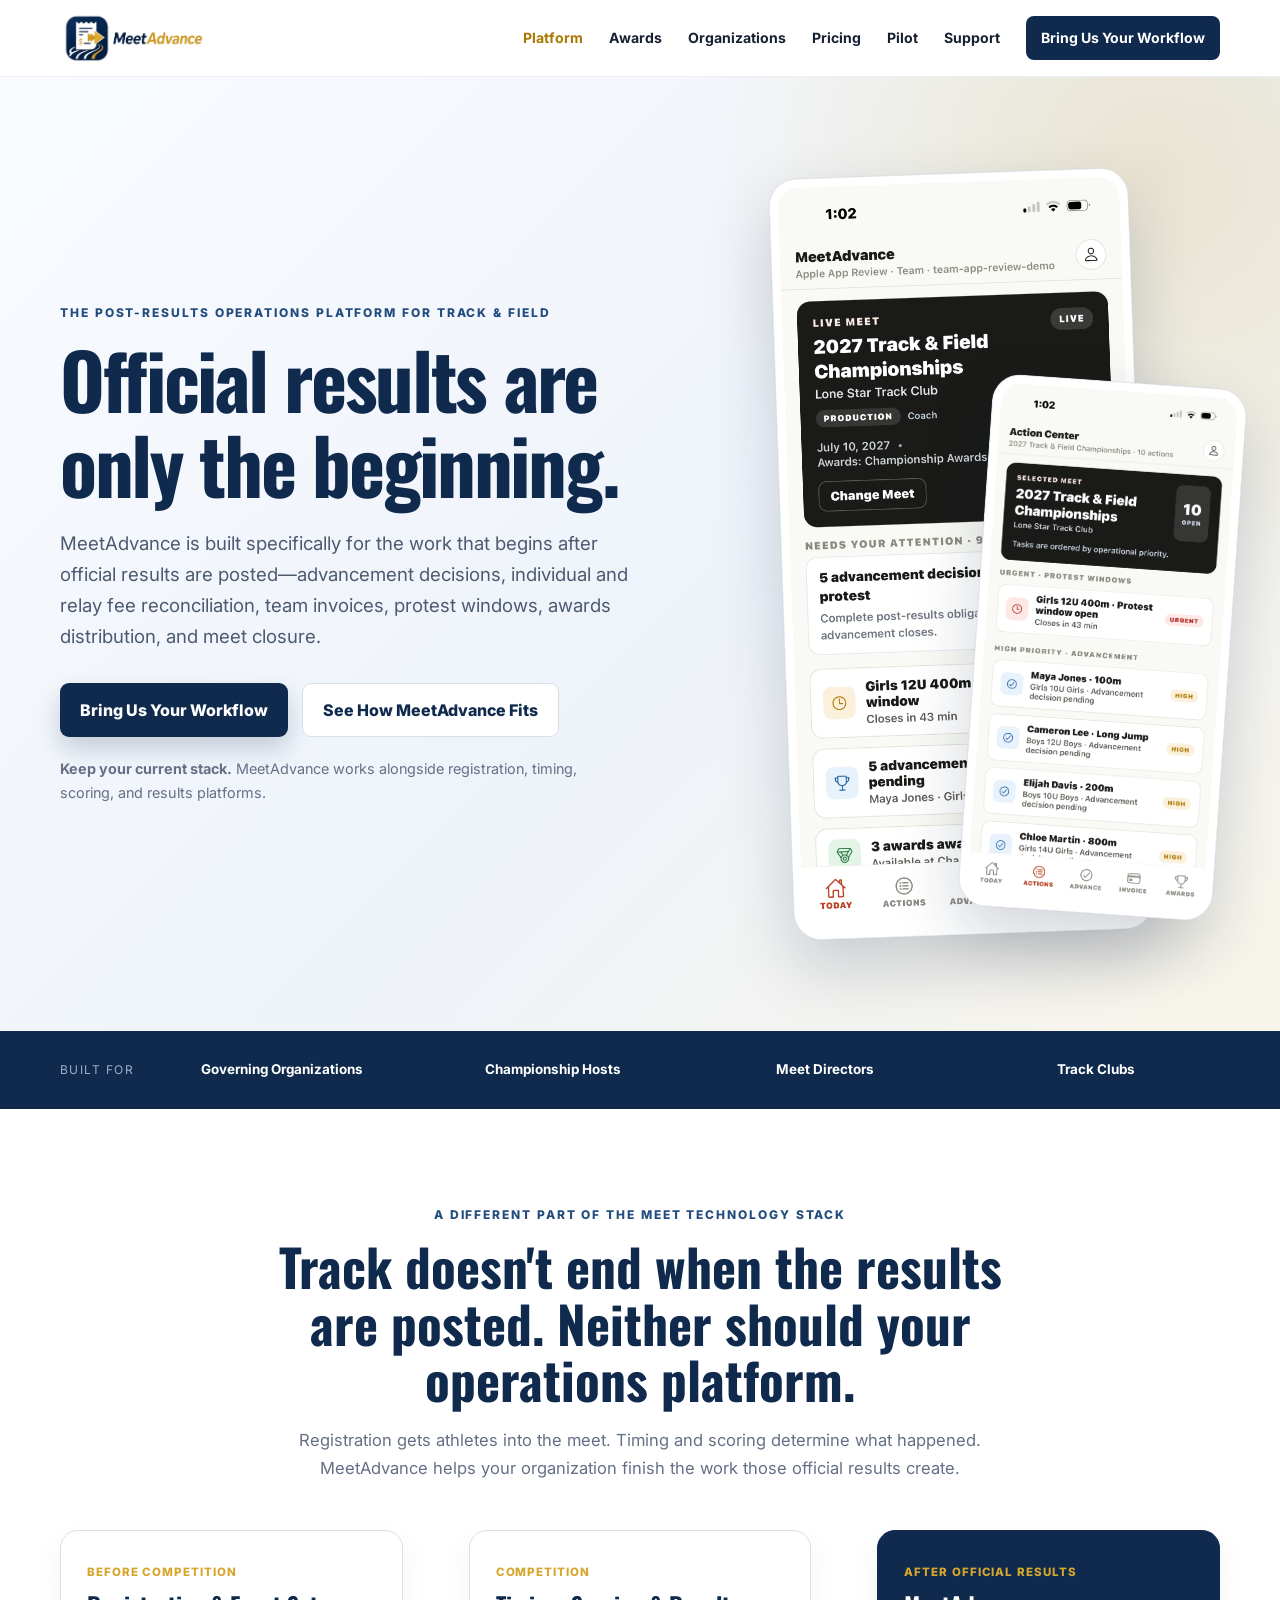
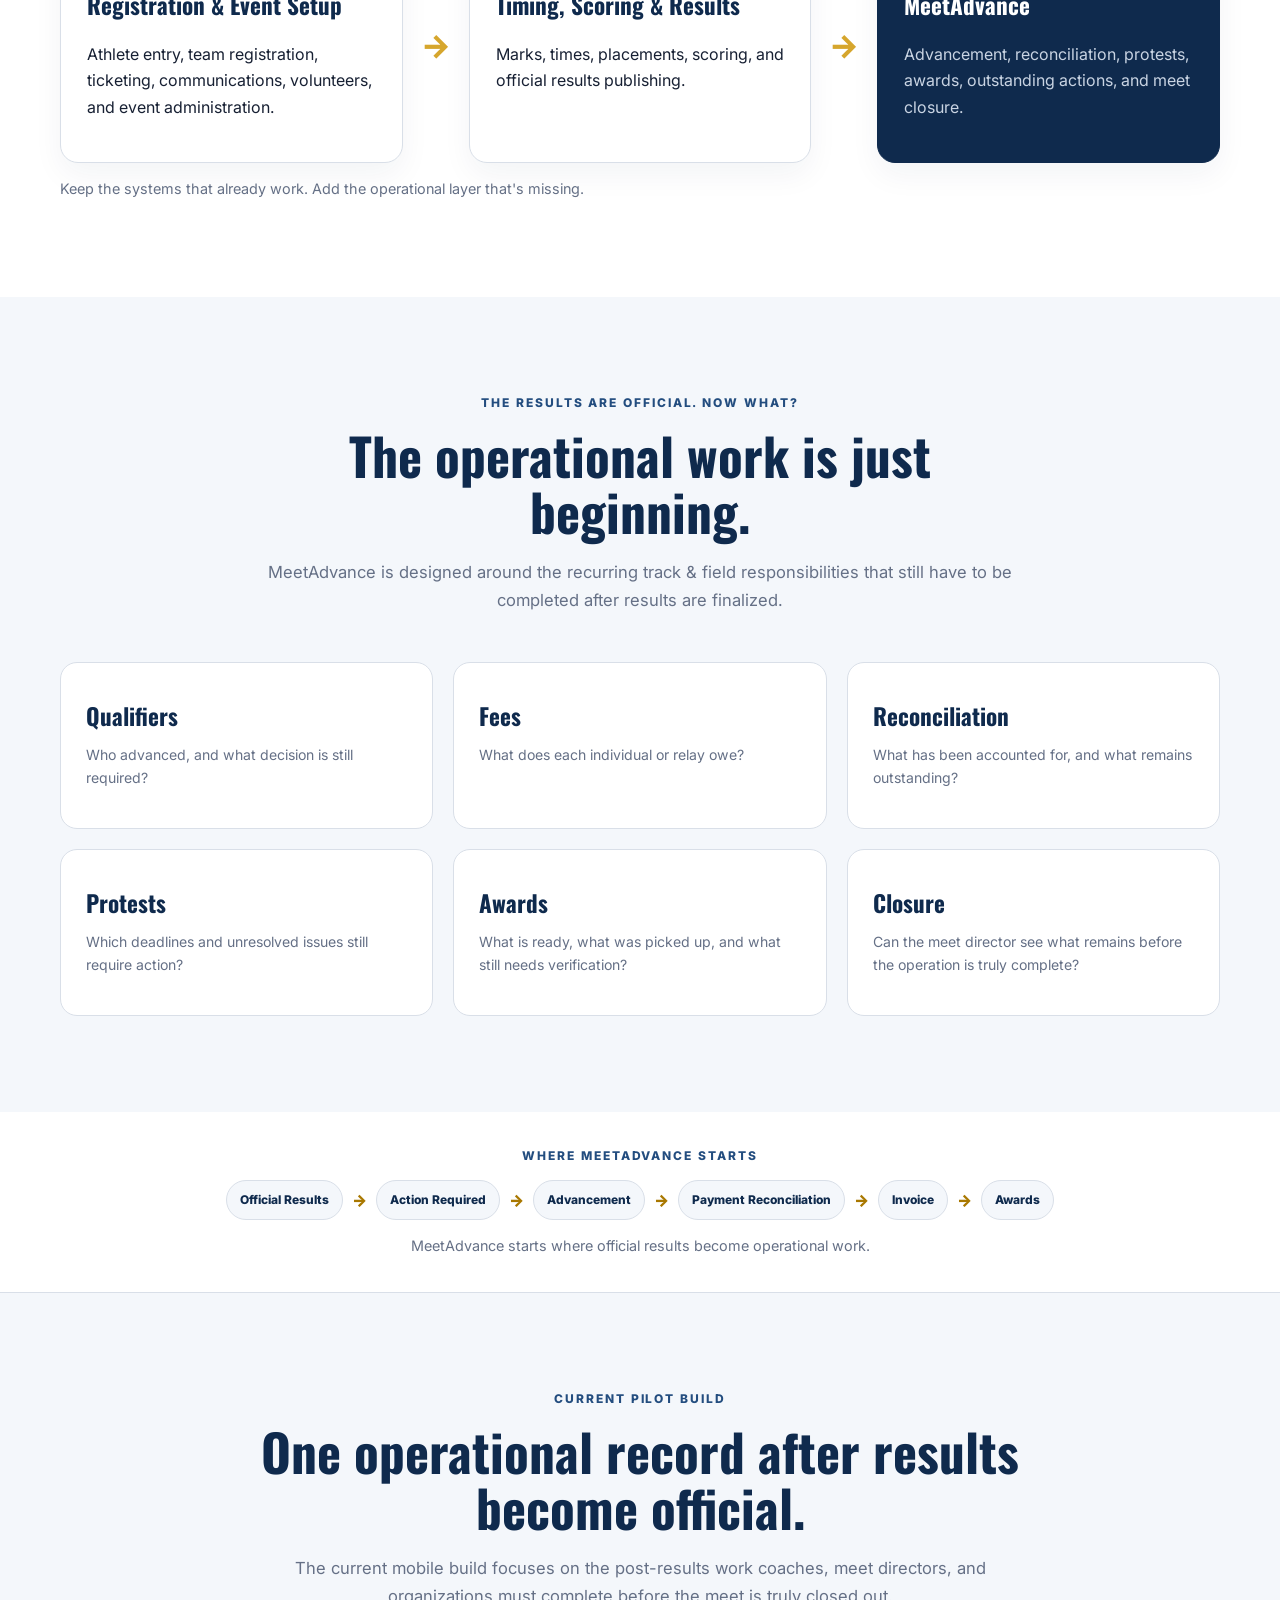
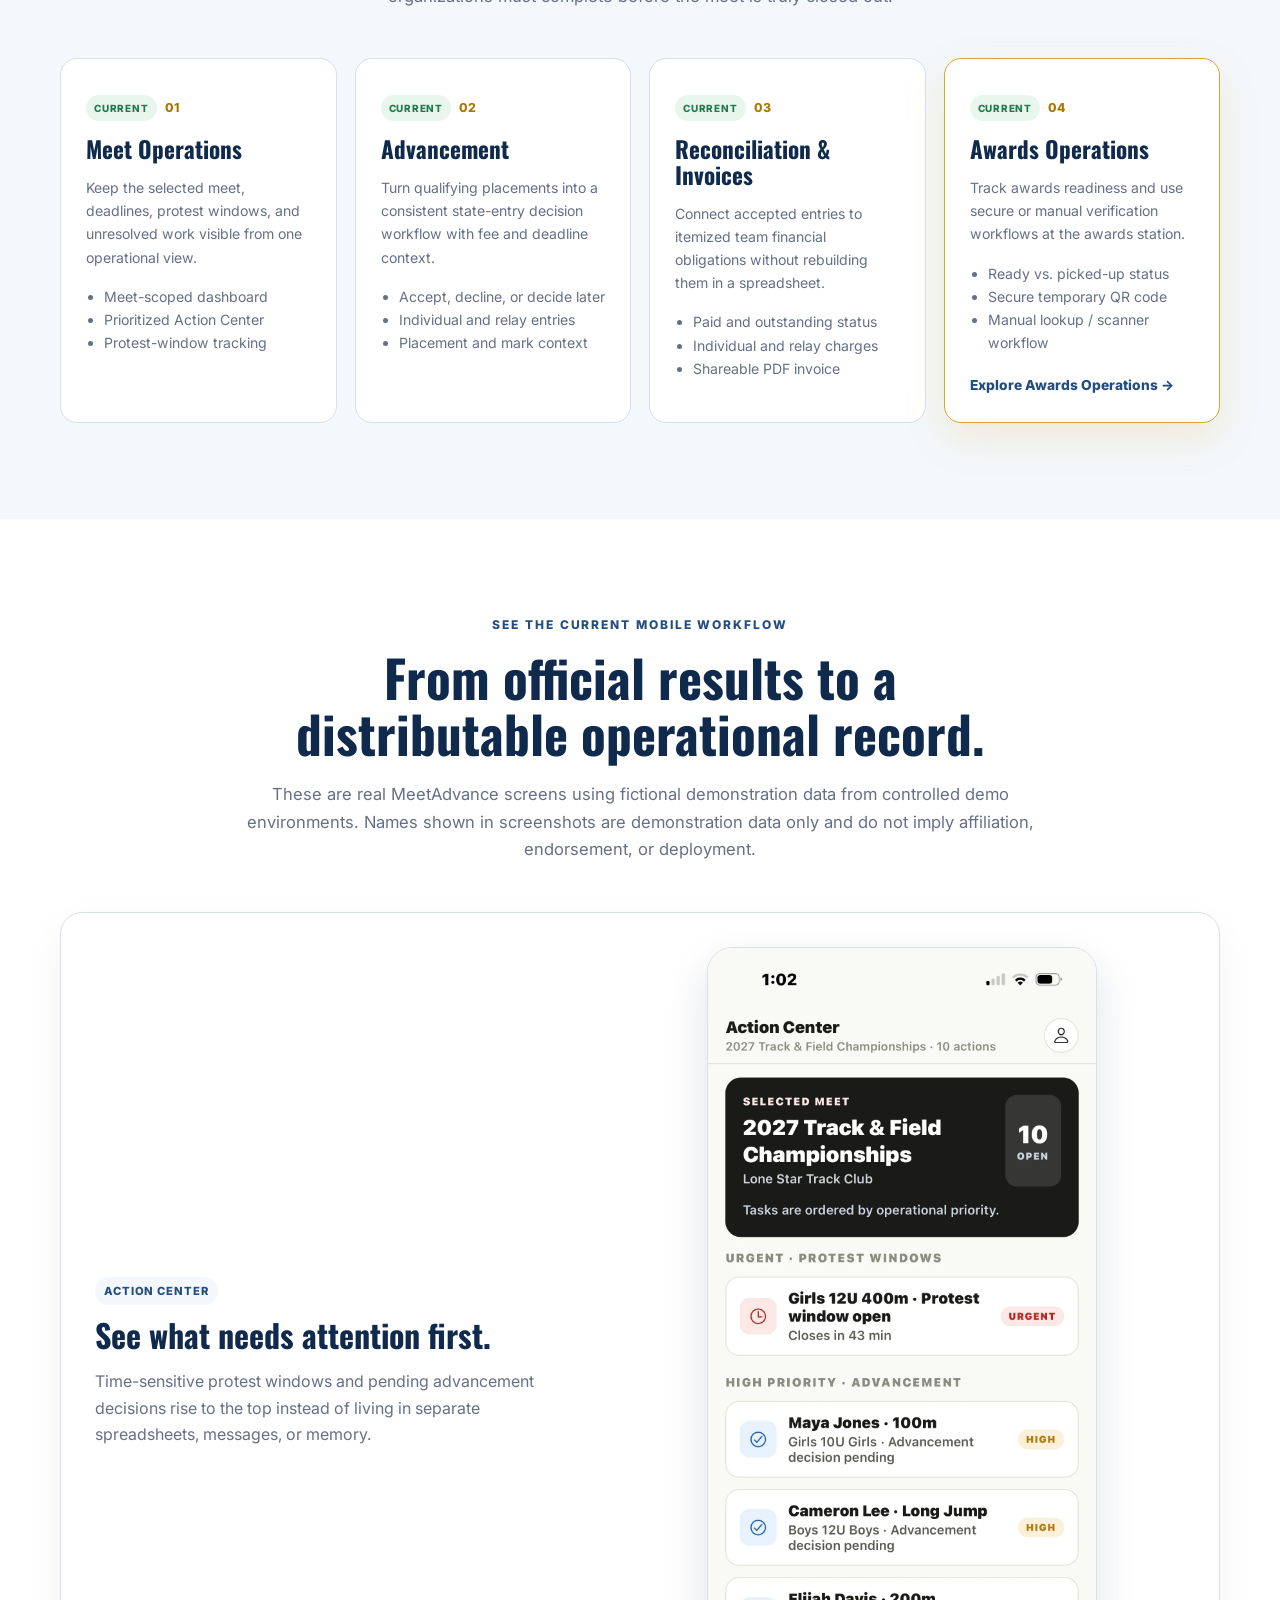
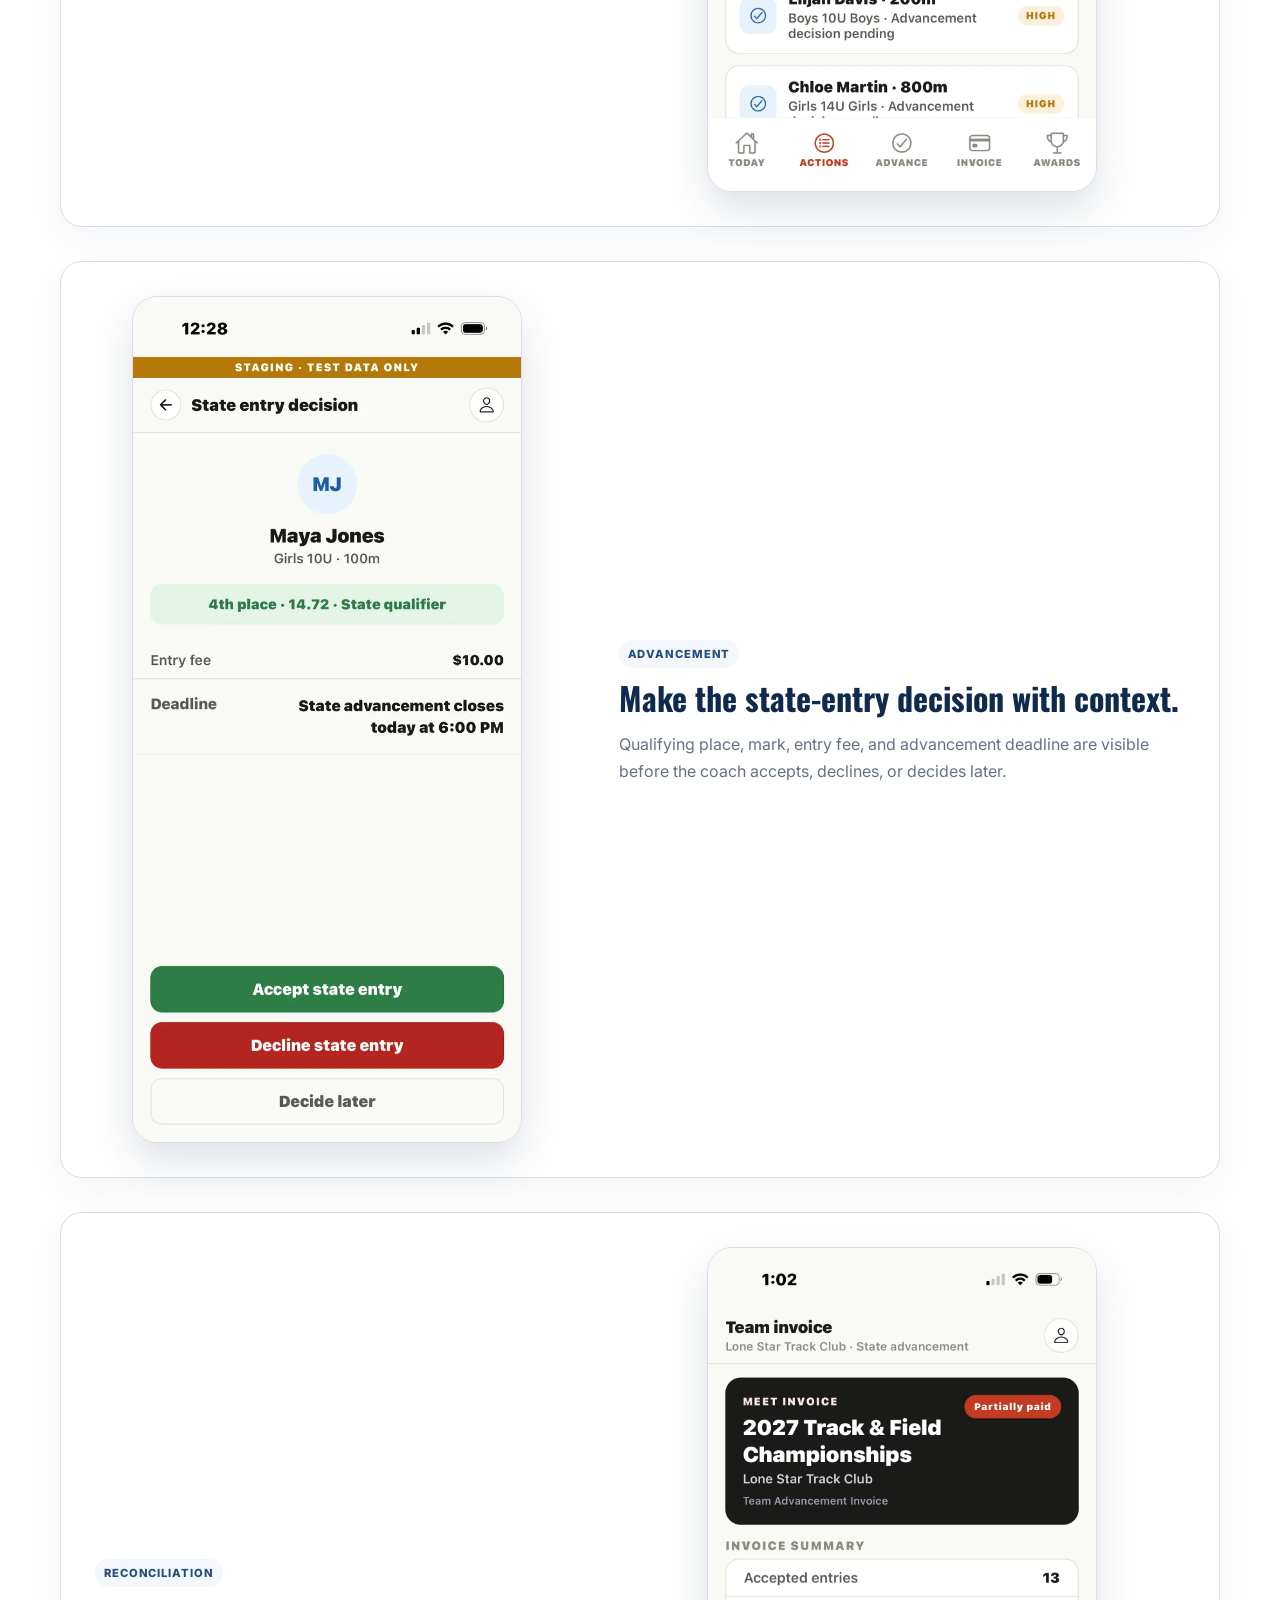
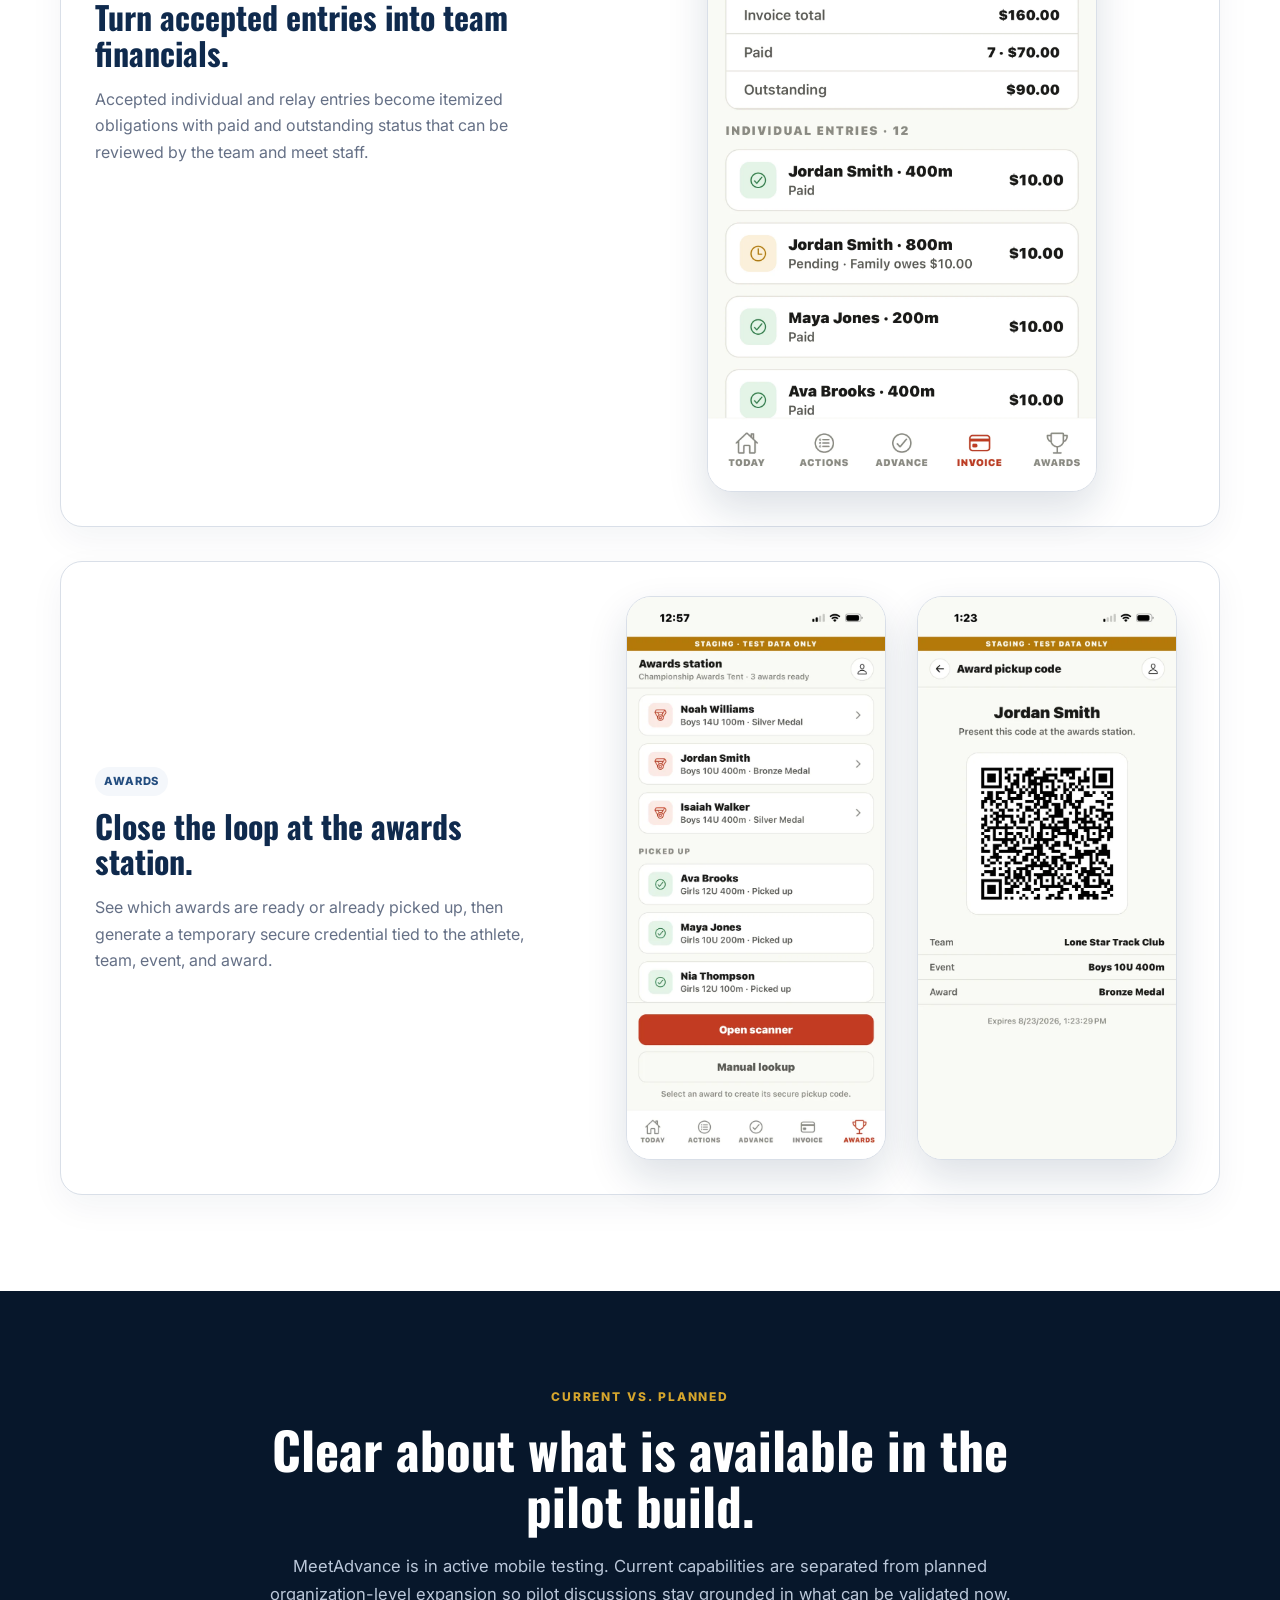
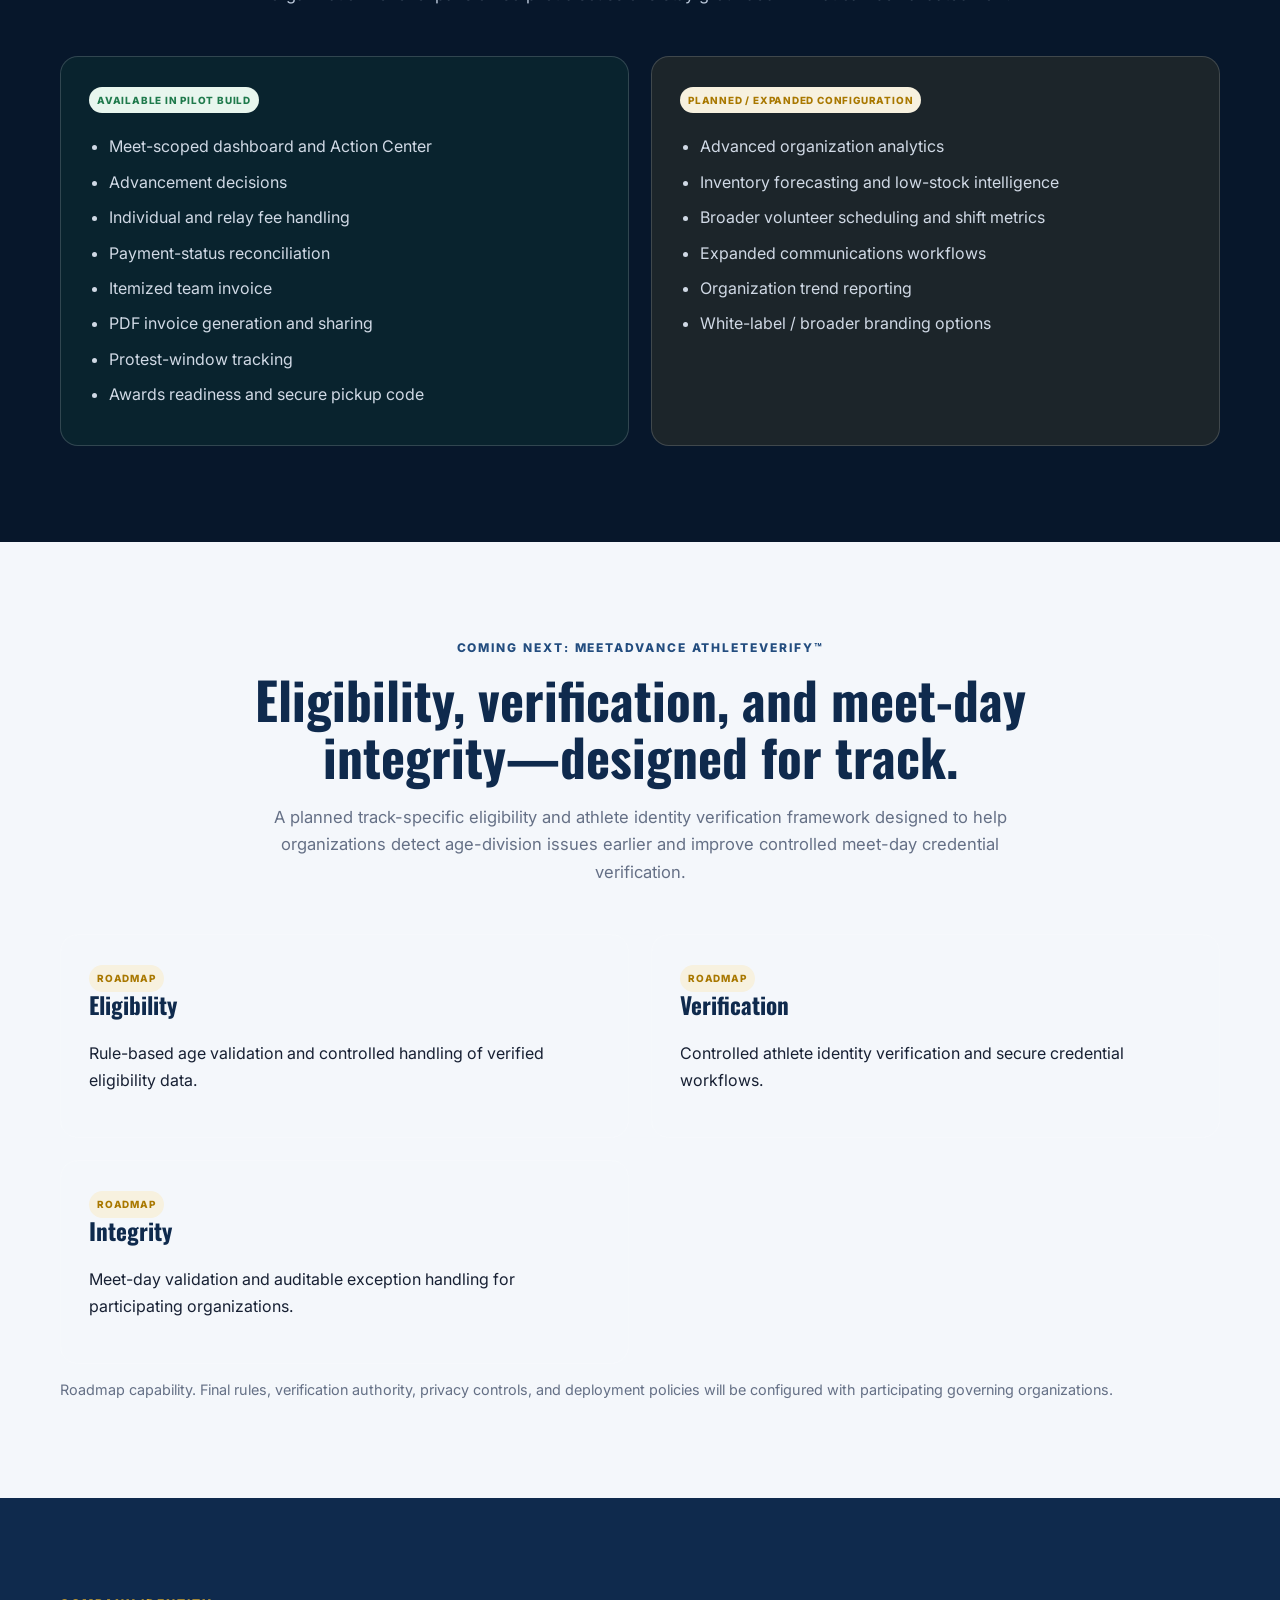
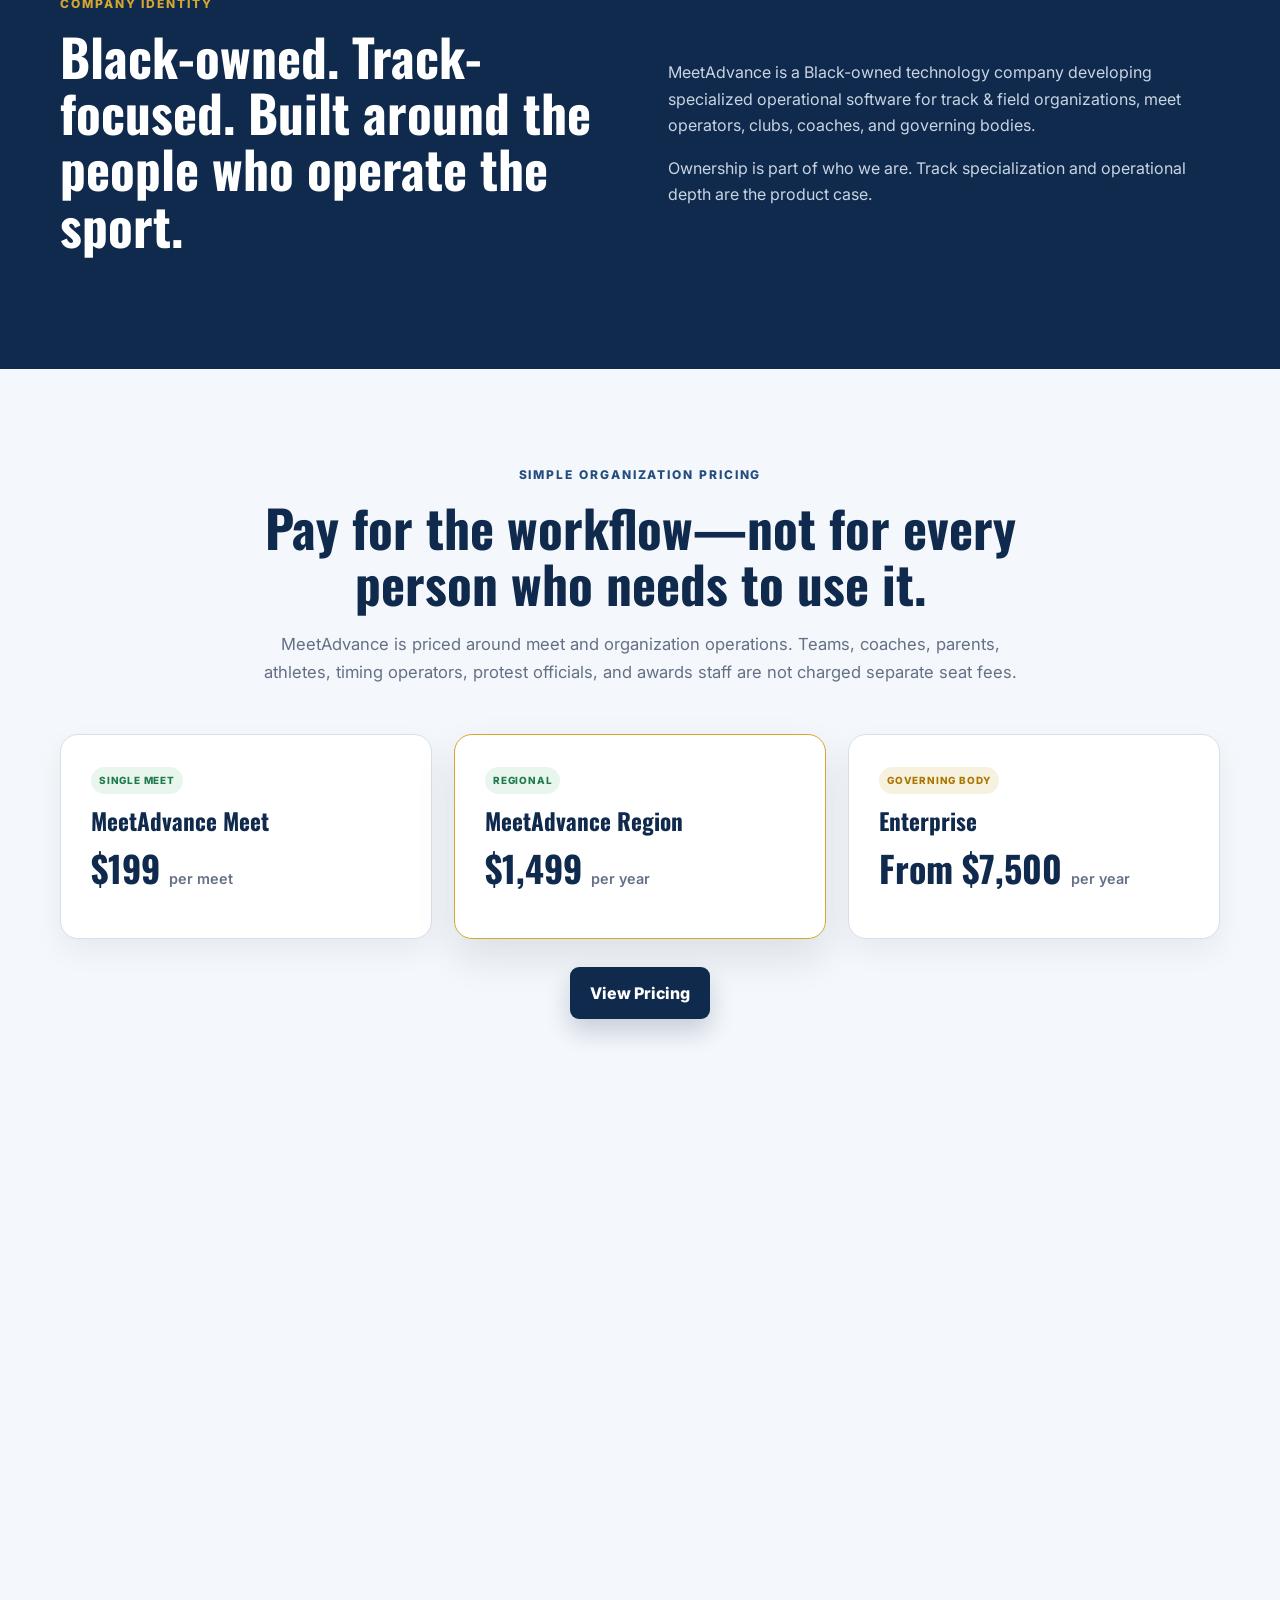
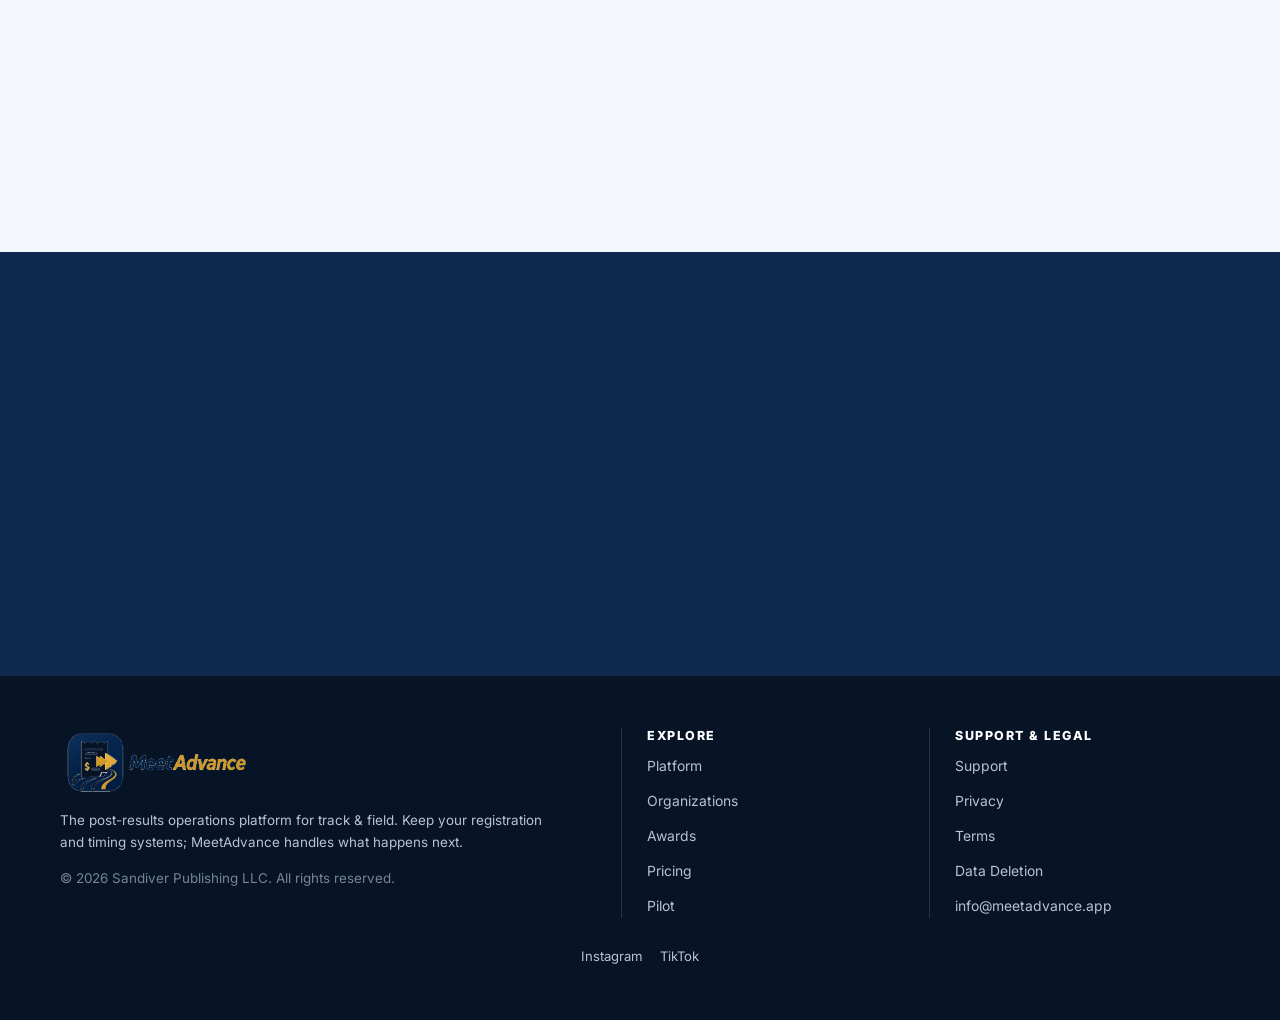
<file: index.html>
<!DOCTYPE html>

<html lang="en"><head><meta charset="utf-8"/><meta content="width=device-width, initial-scale=1.0" name="viewport"/><meta content="MeetAdvance is the post-results operations platform built specifically for track &amp; field—advancement, reconciliation, protests, awards, and meet closure without replacing registration or timing systems." name="description"/><meta content="#0f2a4d" name="theme-color"/><link href="https://meetadvance.app/" rel="canonical"/><meta content="MeetAdvance | Post-Results Operations Platform for Track &amp; Field" property="og:title"/><meta content="MeetAdvance is the post-results operations platform built specifically for track &amp; field—advancement, reconciliation, protests, awards, and meet closure without replacing registration or timing systems." property="og:description"/><meta content="website" property="og:type"/><meta content="https://meetadvance.app/" property="og:url"/><meta content="https://meetadvance.app/assets/meetadvance-social-preview.png" property="og:image"/><meta content="1200" property="og:image:width"/><meta content="630" property="og:image:height"/><meta content="summary_large_image" name="twitter:card"/><meta content="MeetAdvance | Post-Results Operations Platform for Track &amp; Field" name="twitter:title"/><meta content="MeetAdvance is the post-results operations platform built specifically for track &amp; field—advancement, reconciliation, protests, awards, and meet closure without replacing registration or timing systems." name="twitter:description"/><meta content="https://meetadvance.app/assets/meetadvance-social-preview.png" name="twitter:image"/><title>MeetAdvance | Post-Results Operations Platform for Track &amp; Field</title><link href="assets/favicon.png" rel="icon" type="image/png"/><link href="assets/apple-touch-icon.png" rel="apple-touch-icon"/><link href="https://fonts.googleapis.com" rel="preconnect"/><link crossorigin="" href="https://fonts.gstatic.com" rel="preconnect"/><link href="https://fonts.googleapis.com/css2?family=Inter:wght@400;500;600;700;800&amp;family=Oswald:wght@500;600;700&amp;display=swap" rel="stylesheet"/><link href="assets/styles.css?v=2.5" rel="stylesheet"/></head><body><header class="site-header"><div class="container nav-wrap"><a aria-label="MeetAdvance home" class="brand" href="index.html"><img alt="MeetAdvance" class="brand-logo" src="assets/meetadvance-logo-transparent.png"/></a><button aria-controls="main-nav" aria-expanded="false" aria-label="Toggle navigation" class="menu-toggle">Menu</button><nav aria-label="Primary navigation" class="main-nav" id="main-nav"><a class="active" href="index.html#platform">Platform</a><a class="" href="awards.html">Awards</a><a class="" href="organizations.html">Organizations</a><a class="" href="pricing.html">Pricing</a><a class="" href="pilot.html">Pilot</a><a class="" href="support.html">Support</a><a class="nav-cta" href="pilot.html#pilot-form">Bring Us Your Workflow</a></nav></div></header><main id="top">
<section class="hero hero-v24"><div class="container hero-grid"><div class="hero-copy reveal"><p class="eyebrow">The post-results operations platform for track &amp; field</p><h1>Official results are only the beginning.</h1><p class="hero-lead">MeetAdvance is built specifically for the work that begins after official results are posted—advancement decisions, individual and relay fee reconciliation, team invoices, protest windows, awards distribution, and meet closure.</p><div class="hero-actions"><a class="button button-primary" href="pilot.html#pilot-form">Bring Us Your Workflow</a><a class="button button-secondary" href="#stack-fit">See How MeetAdvance Fits</a></div><div class="hero-note"><strong>Keep your current stack.</strong> MeetAdvance works alongside registration, timing, scoring, and results platforms.</div></div><div class="phone-stage reveal"><div class="phone-frame phone-main"><img alt="MeetAdvance Today dashboard for the 2027 Track and Field Championships using fictional demo data" src="assets/dashboard.webp"/></div><div class="phone-frame phone-float"><img alt="MeetAdvance Action Center for the 2027 Track and Field Championships using fictional demo data" src="assets/action-center.webp"/></div></div></div></section>
<section class="trust-strip"><div class="container trust-grid"><span>Built for</span><strong>Governing Organizations</strong><strong>Championship Hosts</strong><strong>Meet Directors</strong><strong>Track Clubs</strong></div></section>
<section class="section category-section" id="stack-fit"><div class="container"><div class="section-heading reveal"><p class="eyebrow">A different part of the meet technology stack</p><h2>Track doesn't end when the results are posted. Neither should your operations platform.</h2><p>Registration gets athletes into the meet. Timing and scoring determine what happened. MeetAdvance helps your organization finish the work those official results create.</p></div><div class="stack-grid reveal"><article><span class="stack-step">Before competition</span><h3>Registration &amp; Event Setup</h3><p>Athlete entry, team registration, ticketing, communications, volunteers, and event administration.</p></article><div class="stack-arrow">→</div><article><span class="stack-step">Competition</span><h3>Timing, Scoring &amp; Results</h3><p>Marks, times, placements, scoring, and official results publishing.</p></article><div class="stack-arrow">→</div><article class="stack-highlight"><span class="stack-step">After official results</span><h3>MeetAdvance</h3><p>Advancement, reconciliation, protests, awards, outstanding actions, and meet closure.</p></article></div><p class="workflow-caption">Keep the systems that already work. Add the operational layer that's missing.</p></div></section>
<section class="section section-light" id="after-results"><div class="container"><div class="section-heading reveal"><p class="eyebrow">The results are official. Now what?</p><h2>The operational work is just beginning.</h2><p>MeetAdvance is designed around the recurring track &amp; field responsibilities that still have to be completed after results are finalized.</p></div><div class="problem-grid"><article class="module-card reveal"><h3>Qualifiers</h3><p>Who advanced, and what decision is still required?</p></article><article class="module-card reveal"><h3>Fees</h3><p>What does each individual or relay owe?</p></article><article class="module-card reveal"><h3>Reconciliation</h3><p>What has been accounted for, and what remains outstanding?</p></article><article class="module-card reveal"><h3>Protests</h3><p>Which deadlines and unresolved issues still require action?</p></article><article class="module-card reveal"><h3>Awards</h3><p>What is ready, what was picked up, and what still needs verification?</p></article><article class="module-card reveal"><h3>Closure</h3><p>Can the meet director see what remains before the operation is truly complete?</p></article></div></div></section>
<section class="workflow-band" id="workflow"><div class="container"><p class="eyebrow">Where MeetAdvance starts</p><div class="workflow-strip"><span>Official Results</span><i>→</i><span>Action Required</span><i>→</i><span>Advancement</span><i>→</i><span>Payment Reconciliation</span><i>→</i><span>Invoice</span><i>→</i><span>Awards</span></div><p class="workflow-caption">MeetAdvance starts where official results become operational work.</p></div></section>
<section class="section section-light" id="platform"><div class="container"><div class="section-heading reveal"><p class="eyebrow">Current pilot build</p><h2>One operational record after results become official.</h2><p>The current mobile build focuses on the post-results work coaches, meet directors, and organizations must complete before the meet is truly closed out.</p></div><div class="module-grid current-grid"><article class="module-card reveal"><span class="status-pill current">Current</span><span class="module-number">01</span><h3>Meet Operations</h3><p>Keep the selected meet, deadlines, protest windows, and unresolved work visible from one operational view.</p><ul><li>Meet-scoped dashboard</li><li>Prioritized Action Center</li><li>Protest-window tracking</li></ul></article><article class="module-card reveal"><span class="status-pill current">Current</span><span class="module-number">02</span><h3>Advancement</h3><p>Turn qualifying placements into a consistent state-entry decision workflow with fee and deadline context.</p><ul><li>Accept, decline, or decide later</li><li>Individual and relay entries</li><li>Placement and mark context</li></ul></article><article class="module-card reveal"><span class="status-pill current">Current</span><span class="module-number">03</span><h3>Reconciliation &amp; Invoices</h3><p>Connect accepted entries to itemized team financial obligations without rebuilding them in a spreadsheet.</p><ul><li>Paid and outstanding status</li><li>Individual and relay charges</li><li>Shareable PDF invoice</li></ul></article><article class="module-card featured reveal"><span class="status-pill current">Current</span><span class="module-number">04</span><h3>Awards Operations</h3><p>Track awards readiness and use secure or manual verification workflows at the awards station.</p><ul><li>Ready vs. picked-up status</li><li>Secure temporary QR code</li><li>Manual lookup / scanner workflow</li></ul><a href="awards.html">Explore Awards Operations →</a></article></div></div></section>
<section class="section" id="product-tour"><div class="container"><div class="section-heading reveal"><p class="eyebrow">See the current mobile workflow</p><h2>From official results to a distributable operational record.</h2><p>These are real MeetAdvance screens using fictional demonstration data from controlled demo environments. Names shown in screenshots are demonstration data only and do not imply affiliation, endorsement, or deployment.</p></div><div class="tour-stack"><article class="tour-row reveal"><div class="tour-copy"><span class="release-tag">Action Center</span><h3>See what needs attention first.</h3><p>Time-sensitive protest windows and pending advancement decisions rise to the top instead of living in separate spreadsheets, messages, or memory.</p></div><div class="tour-shot"><img alt="Action Center with urgent protest and high-priority advancement tasks" loading="lazy" src="assets/action-center.webp"/></div></article><article class="tour-row reverse reveal"><div class="tour-copy"><span class="release-tag">Advancement</span><h3>Make the state-entry decision with context.</h3><p>Qualifying place, mark, entry fee, and advancement deadline are visible before the coach accepts, declines, or decides later.</p></div><div class="tour-shot"><img alt="State entry decision screen with qualifier result, fee, deadline and decision buttons" loading="lazy" src="assets/decision.webp"/></div></article><article class="tour-row reveal"><div class="tour-copy"><span class="release-tag">Reconciliation</span><h3>Turn accepted entries into team financials.</h3><p>Accepted individual and relay entries become itemized obligations with paid and outstanding status that can be reviewed by the team and meet staff.</p></div><div class="tour-shot"><img alt="Team invoice showing accepted entries, invoice total, paid and outstanding amounts" loading="lazy" src="assets/invoice.webp"/></div></article><article class="tour-row reveal"><div class="tour-copy"><span class="release-tag">Awards</span><h3>Close the loop at the awards station.</h3><p>See which awards are ready or already picked up, then generate a temporary secure credential tied to the athlete, team, event, and award.</p></div><div class="tour-pair"><div class="tour-shot"><img alt="Awards station showing awards ready and already picked up" loading="lazy" src="assets/awards.webp"/></div><div class="tour-shot"><img alt="Secure award pickup QR code for an athlete and award" loading="lazy" src="assets/award-qr.webp"/></div></div></article></div></div></section>
<section class="section section-navy"><div class="container"><div class="section-heading reveal"><p class="eyebrow gold">Current vs. planned</p><h2>Clear about what is available in the pilot build.</h2><p>MeetAdvance is in active mobile testing. Current capabilities are separated from planned organization-level expansion so pilot discussions stay grounded in what can be validated now.</p></div><div class="capability-grid"><article class="capability-card current-card reveal"><span class="status-pill current">Available in pilot build</span><ul><li>Meet-scoped dashboard and Action Center</li><li>Advancement decisions</li><li>Individual and relay fee handling</li><li>Payment-status reconciliation</li><li>Itemized team invoice</li><li>PDF invoice generation and sharing</li><li>Protest-window tracking</li><li>Awards readiness and secure pickup code</li></ul></article><article class="capability-card planned-card reveal"><span class="status-pill planned">Planned / expanded configuration</span><ul><li>Advanced organization analytics</li><li>Inventory forecasting and low-stock intelligence</li><li>Broader volunteer scheduling and shift metrics</li><li>Expanded communications workflows</li><li>Organization trend reporting</li><li>White-label / broader branding options</li></ul></article></div></div></section>
<section class="section section-light" id="athlete-verify"><div class="container"><div class="section-heading reveal"><p class="eyebrow">Coming next: MeetAdvance AthleteVerify™</p><h2>Eligibility, verification, and meet-day integrity—designed for track.</h2><p>A planned track-specific eligibility and athlete identity verification framework designed to help organizations detect age-division issues earlier and improve controlled meet-day credential verification.</p></div><div class="capability-grid"><article class="capability-card reveal"><span class="status-pill planned">Roadmap</span><h3>Eligibility</h3><p>Rule-based age validation and controlled handling of verified eligibility data.</p></article><article class="capability-card reveal"><span class="status-pill planned">Roadmap</span><h3>Verification</h3><p>Controlled athlete identity verification and secure credential workflows.</p></article><article class="capability-card reveal"><span class="status-pill planned">Roadmap</span><h3>Integrity</h3><p>Meet-day validation and auditable exception handling for participating organizations.</p></article></div><p class="workflow-caption">Roadmap capability. Final rules, verification authority, privacy controls, and deployment policies will be configured with participating governing organizations.</p></div></section>
<section class="section identity-band"><div class="container identity-grid"><div class="reveal"><p class="eyebrow gold">Company identity</p><h2>Black-owned. Track-focused. Built around the people who operate the sport.</h2></div><div class="reveal"><p>MeetAdvance is a Black-owned technology company developing specialized operational software for track &amp; field organizations, meet operators, clubs, coaches, and governing bodies.</p><p>Ownership is part of who we are. Track specialization and operational depth are the product case.</p></div></div></section><section class="section section-light" id="pricing-preview"><div class="container"><div class="section-heading reveal"><p class="eyebrow">Simple organization pricing</p><h2>Pay for the workflow—not for every person who needs to use it.</h2><p>MeetAdvance is priced around meet and organization operations. Teams, coaches, parents, athletes, timing operators, protest officials, and awards staff are not charged separate seat fees.</p></div><div class="pricing-preview-grid"><article class="pricing-preview-card reveal"><span class="status-pill current">Single meet</span><h3>MeetAdvance Meet</h3><p class="price-line">$199 <small>per meet</small></p></article><article class="pricing-preview-card featured reveal"><span class="status-pill current">Regional</span><h3>MeetAdvance Region</h3><p class="price-line">$1,499 <small>per year</small></p></article><article class="pricing-preview-card reveal"><span class="status-pill planned">Governing body</span><h3>Enterprise</h3><p class="price-line">From $7,500 <small>per year</small></p></article></div><div class="center-cta"><a class="button button-primary" href="pricing.html">View Pricing</a></div></div></section><section class="section section-light"><div class="container organization-callout reveal"><div><p class="eyebrow">Low-risk adoption</p><h2>Start with one post-results workflow—without replacing your current systems.</h2><p>Already have registration, timing, scoring, or meet-management software? Keep it. A controlled MeetAdvance pilot can focus on one defined post-results workflow, measure the outcome, and expand only if the evidence supports it.</p><a class="button button-primary" href="pilot.html">View the Controlled Pilot Model</a></div><div class="org-benefits"><span>Advancement decisions</span><span>Fee reconciliation</span><span>Team invoices</span><span>Awards operations</span></div></div></section>
<section class="section contact-section"><div class="container contact-box reveal"><div><p class="eyebrow gold">Pilot MeetAdvance</p><h2>After official results are posted, what work is still manual?</h2><p>Bring one post-results challenge. We will scope a controlled pilot around the workflow, the meet, and a small set of measurable outcomes.</p></div><a class="button button-gold" href="pilot.html#pilot-form">Bring Us Your Workflow</a></div></section>
</main><footer class="site-footer"><div class="container footer-grid"><div><a href="index.html"><img alt="MeetAdvance" class="footer-logo" src="assets/meetadvance-logo-transparent.png"/></a><p>The post-results operations platform for track &amp; field. Keep your registration and timing systems; MeetAdvance handles what happens next.</p><p class="copyright">© <span id="year"></span> Sandiver Publishing LLC. All rights reserved.</p></div><div class="footer-column"><h3>Explore</h3><div class="footer-links"><a href="index.html#platform">Platform</a><a href="organizations.html">Organizations</a><a href="awards.html">Awards</a><a href="pricing.html">Pricing</a><a href="pilot.html">Pilot</a></div></div><div class="footer-column"><h3>Support &amp; Legal</h3><div class="footer-links"><a href="support.html">Support</a><a href="privacy.html">Privacy</a><a href="terms.html">Terms</a><a href="data-deletion.html">Data Deletion</a><a href="mailto:info@meetadvance.app">info@meetadvance.app</a></div></div></div><div class="footer-social"><a aria-label="MeetAdvance on Instagram" href="https://instagram.com/meetadvance" rel="noopener noreferrer" target="_blank">Instagram</a><a aria-label="MeetAdvance on TikTok" href="https://tiktok.com/@meetadvance" rel="noopener noreferrer" target="_blank">TikTok</a></div></footer><script src="assets/site.js?v=3.0"></script><script type="application/ld+json">{"@context":"https://schema.org","@type":"SoftwareApplication","name":"MeetAdvance","applicationCategory":"BusinessApplication","operatingSystem":"iOS, Android, Web","url":"https://meetadvance.app/","description":"Post-results operations for youth track and field championships, including advancement decisions, payment reconciliation, team invoices, and awards workflows.","publisher":{"@type":"Organization","name":"Sandiver Publishing LLC"}}</script></body></html>
</file>
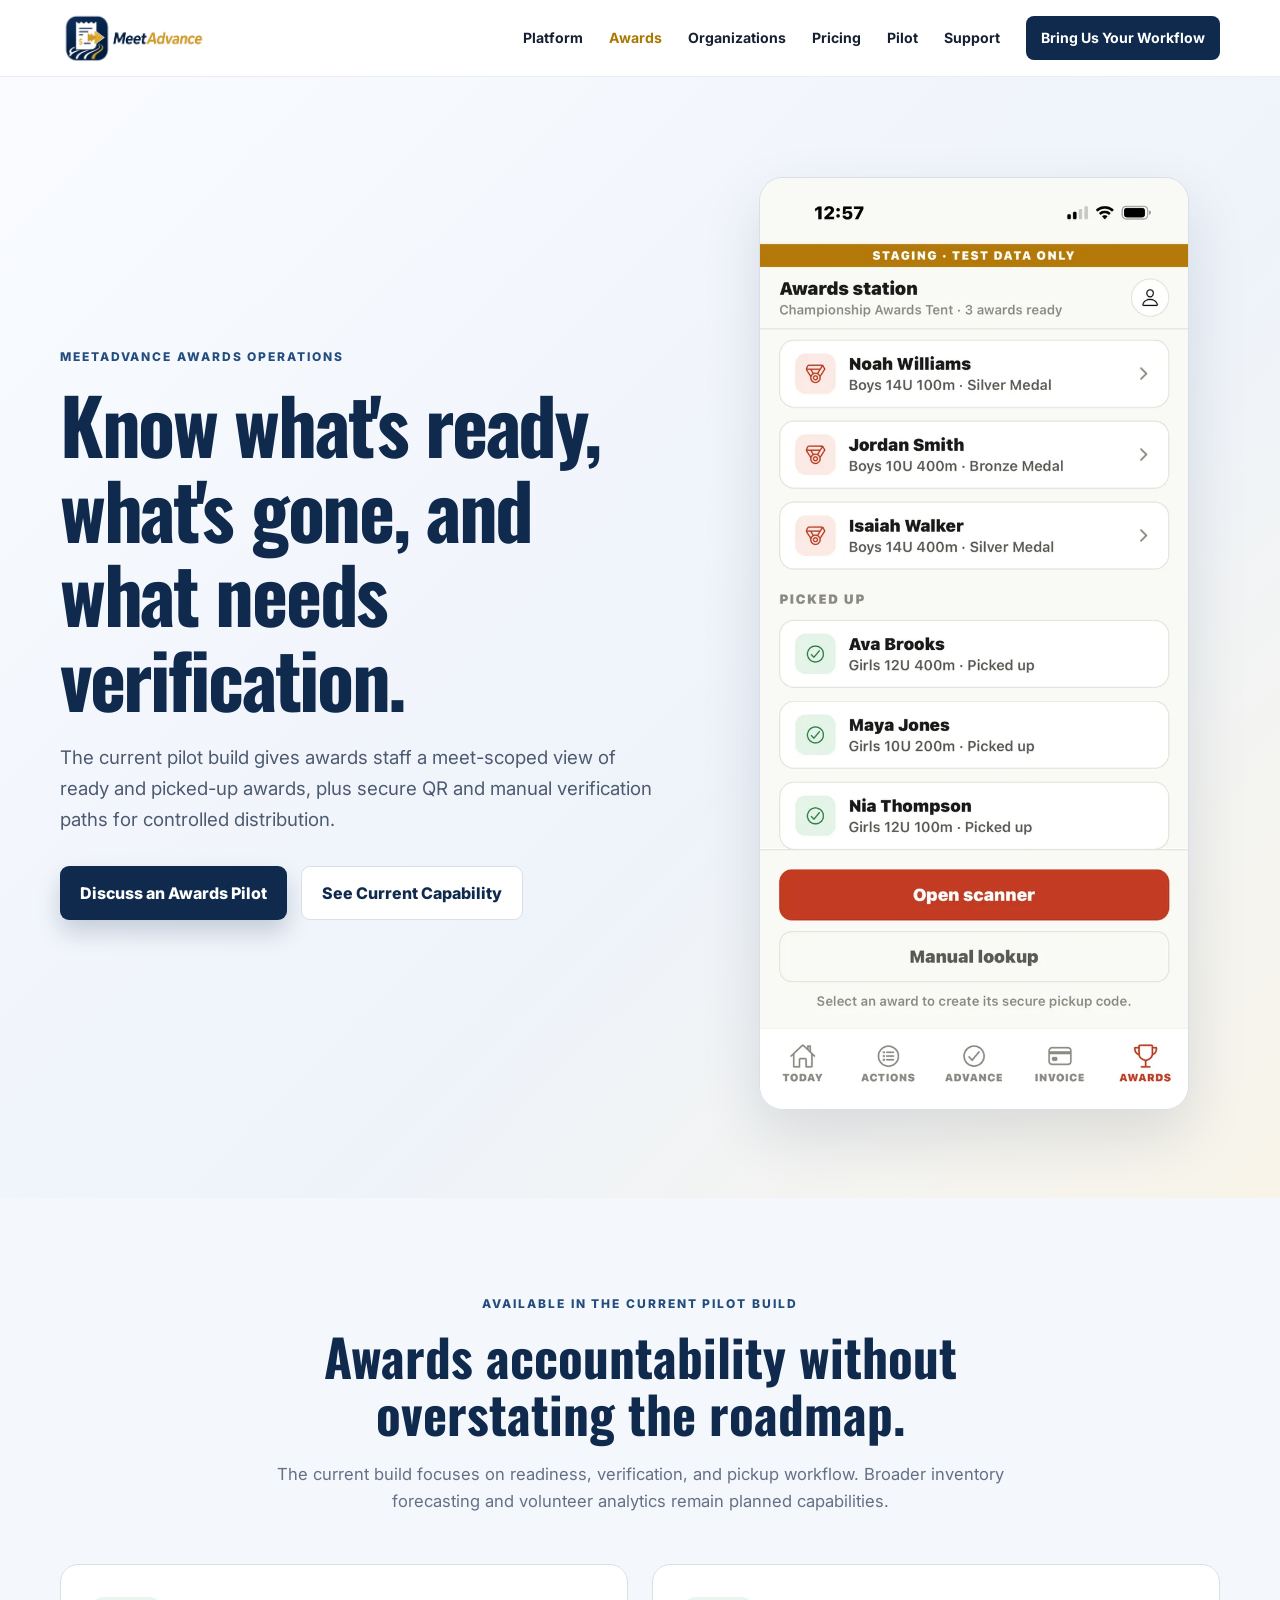
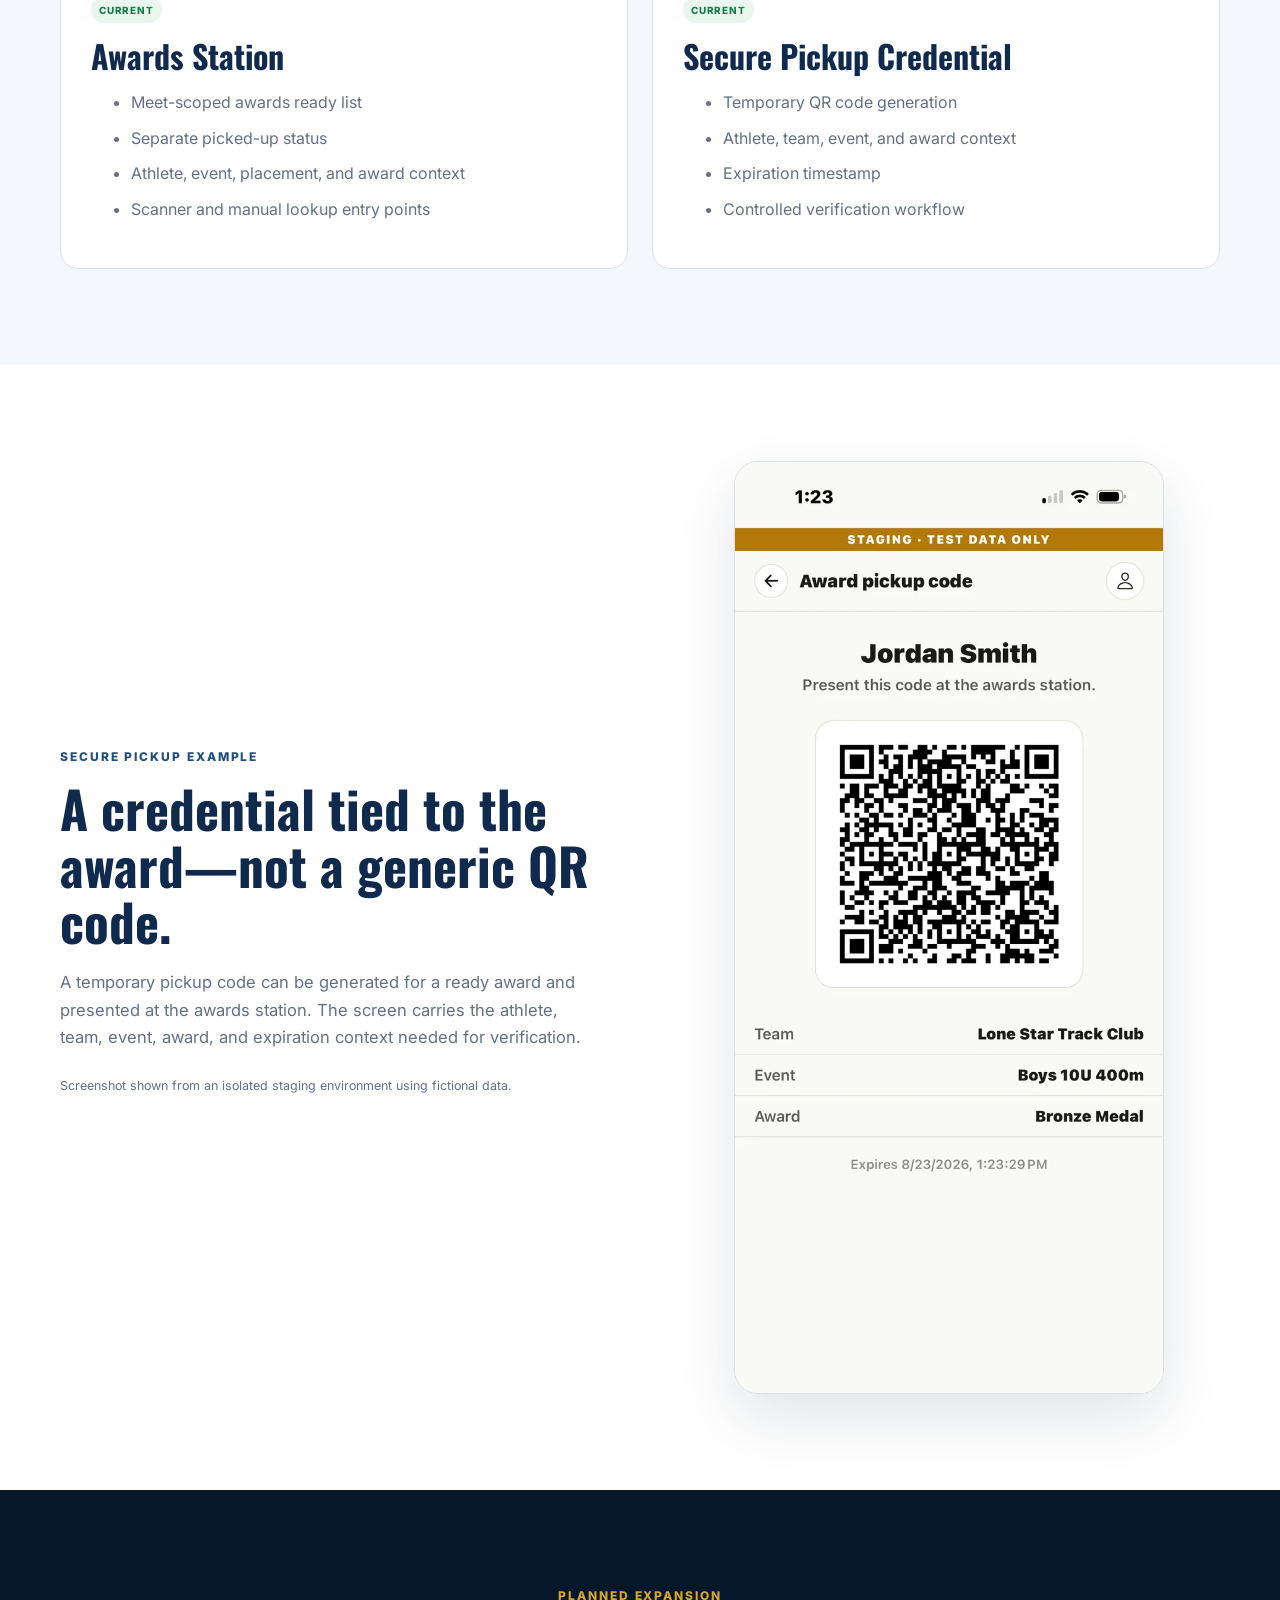
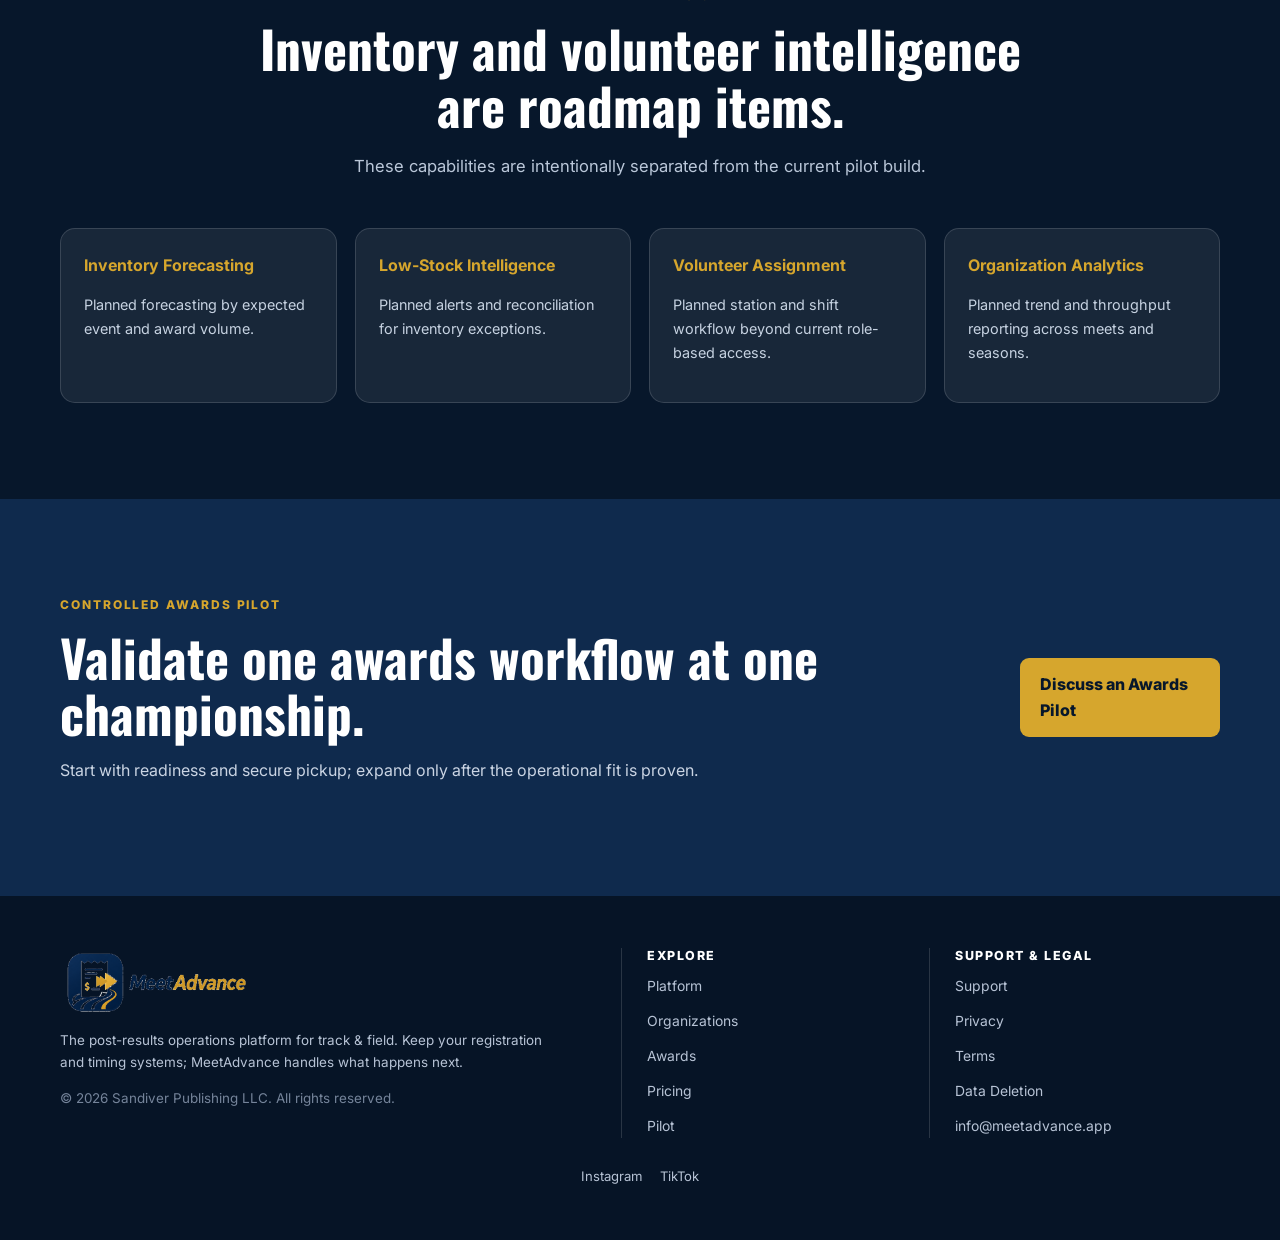
<file: awards.html>
<!DOCTYPE html>
<html lang="en"><head><meta charset="utf-8"/><meta content="width=device-width, initial-scale=1.0" name="viewport"/><meta content="MeetAdvance awards operations tracks awards readiness, picked-up status, and secure pickup credentials in the current pilot build, with broader inventory intelligence planned." name="description"/><meta content="#0f2a4d" name="theme-color"/><link href="https://meetadvance.app/awards.html" rel="canonical"/><meta content="Awards Operations | MeetAdvance" property="og:title"/><meta content="MeetAdvance awards operations tracks awards readiness, picked-up status, and secure pickup credentials in the current pilot build, with broader inventory intelligence planned." property="og:description"/><meta content="website" property="og:type"/><meta content="https://meetadvance.app/awards.html" property="og:url"/><meta content="https://meetadvance.app/assets/meetadvance-social-preview.png" property="og:image"/><meta content="1200" property="og:image:width"/><meta content="630" property="og:image:height"/><meta content="summary_large_image" name="twitter:card"/><meta content="Awards Operations | MeetAdvance" name="twitter:title"/><meta content="MeetAdvance awards operations tracks awards readiness, picked-up status, and secure pickup credentials in the current pilot build, with broader inventory intelligence planned." name="twitter:description"/><meta content="https://meetadvance.app/assets/meetadvance-social-preview.png" name="twitter:image"/><title>Awards Operations | MeetAdvance</title><link href="assets/favicon.png" rel="icon" type="image/png"/><link href="assets/apple-touch-icon.png" rel="apple-touch-icon"/><link href="https://fonts.googleapis.com" rel="preconnect"/><link crossorigin="" href="https://fonts.gstatic.com" rel="preconnect"/><link href="https://fonts.googleapis.com/css2?family=Inter:wght@400;500;600;700;800&amp;family=Oswald:wght@500;600;700&amp;display=swap" rel="stylesheet"/><link href="assets/styles.css?v=2.5" rel="stylesheet"/></head><body><header class="site-header"><div class="container nav-wrap"><a aria-label="MeetAdvance home" class="brand" href="index.html"><img alt="MeetAdvance" class="brand-logo" src="assets/meetadvance-logo-transparent.png"/></a><button aria-controls="main-nav" aria-expanded="false" aria-label="Toggle navigation" class="menu-toggle">Menu</button><nav aria-label="Primary navigation" class="main-nav" id="main-nav"><a class="" href="index.html#platform">Platform</a><a class="active" href="awards.html">Awards</a><a class="" href="organizations.html">Organizations</a><a class="" href="pricing.html">Pricing</a><a class="" href="pilot.html">Pilot</a><a class="" href="support.html">Support</a><a class="nav-cta" href="pilot.html#pilot-form">Bring Us Your Workflow</a></nav></div></header><main><section class="page-hero awards-hero"><div class="container page-hero-grid"><div class="reveal"><p class="eyebrow">MeetAdvance Awards Operations</p><h1>Know what's ready, what's gone, and what needs verification.</h1><p class="hero-lead">The current pilot build gives awards staff a meet-scoped view of ready and picked-up awards, plus secure QR and manual verification paths for controlled distribution.</p><div class="hero-actions"><a class="button button-primary" href="pilot.html#pilot-form">Discuss an Awards Pilot</a><a class="button button-secondary" href="#current-awards">See Current Capability</a></div></div><div class="awards-proof reveal"><img alt="MeetAdvance awards station showing awards ready and already picked up" src="assets/awards.webp"/></div></div></section>
<section class="section section-light" id="current-awards"><div class="container"><div class="section-heading reveal"><p class="eyebrow">Available in the current pilot build</p><h2>Awards accountability without overstating the roadmap.</h2><p>The current build focuses on readiness, verification, and pickup workflow. Broader inventory forecasting and volunteer analytics remain planned capabilities.</p></div><div class="comparison-grid"><article class="comparison-card reveal"><span class="status-pill current">Current</span><h3>Awards Station</h3><ul><li>Meet-scoped awards ready list</li><li>Separate picked-up status</li><li>Athlete, event, placement, and award context</li><li>Scanner and manual lookup entry points</li></ul></article><article class="comparison-card reveal"><span class="status-pill current">Current</span><h3>Secure Pickup Credential</h3><ul><li>Temporary QR code generation</li><li>Athlete, team, event, and award context</li><li>Expiration timestamp</li><li>Controlled verification workflow</li></ul></article></div></div></section>
<section class="section"><div class="container split-grid"><div class="reveal"><p class="eyebrow">Secure pickup example</p><h2>A credential tied to the award—not a generic QR code.</h2><p class="section-copy">A temporary pickup code can be generated for a ready award and presented at the awards station. The screen carries the athlete, team, event, award, and expiration context needed for verification.</p><p class="demo-note">Screenshot shown from an isolated staging environment using fictional data.</p></div><div class="org-proof reveal"><img alt="Temporary award pickup QR code tied to an athlete, team, event and award" src="assets/award-qr.webp"/></div></div></section>
<section class="section section-navy"><div class="container"><div class="section-heading reveal"><p class="eyebrow gold">Planned expansion</p><h2>Inventory and volunteer intelligence are roadmap items.</h2><p>These capabilities are intentionally separated from the current pilot build.</p></div><div class="console-feature-grid"><article class="reveal"><b>Inventory Forecasting</b><p>Planned forecasting by expected event and award volume.</p></article><article class="reveal"><b>Low-Stock Intelligence</b><p>Planned alerts and reconciliation for inventory exceptions.</p></article><article class="reveal"><b>Volunteer Assignment</b><p>Planned station and shift workflow beyond current role-based access.</p></article><article class="reveal"><b>Organization Analytics</b><p>Planned trend and throughput reporting across meets and seasons.</p></article></div></div></section>
<section class="section contact-section"><div class="container contact-box reveal"><div><p class="eyebrow gold">Controlled awards pilot</p><h2>Validate one awards workflow at one championship.</h2><p>Start with readiness and secure pickup; expand only after the operational fit is proven.</p></div><a class="button button-gold" href="pilot.html#pilot-form">Discuss an Awards Pilot</a></div></section></main><footer class="site-footer"><div class="container footer-grid"><div><a href="index.html"><img alt="MeetAdvance" class="footer-logo" src="assets/meetadvance-logo-transparent.png"/></a><p>The post-results operations platform for track &amp; field. Keep your registration and timing systems; MeetAdvance handles what happens next.</p><p class="copyright">© <span id="year"></span> Sandiver Publishing LLC. All rights reserved.</p></div><div class="footer-column"><h3>Explore</h3><div class="footer-links"><a href="index.html#platform">Platform</a><a href="organizations.html">Organizations</a><a href="awards.html">Awards</a><a href="pricing.html">Pricing</a><a href="pilot.html">Pilot</a></div></div><div class="footer-column"><h3>Support &amp; Legal</h3><div class="footer-links"><a href="support.html">Support</a><a href="privacy.html">Privacy</a><a href="terms.html">Terms</a><a href="data-deletion.html">Data Deletion</a><a href="mailto:info@meetadvance.app">info@meetadvance.app</a></div></div></div><div class="footer-social"><a aria-label="MeetAdvance on Instagram" href="https://instagram.com/meetadvance" rel="noopener noreferrer" target="_blank">Instagram</a><a aria-label="MeetAdvance on TikTok" href="https://tiktok.com/@meetadvance" rel="noopener noreferrer" target="_blank">TikTok</a></div></footer><script src="assets/site.js?v=3.0"></script></body></html>
</file>
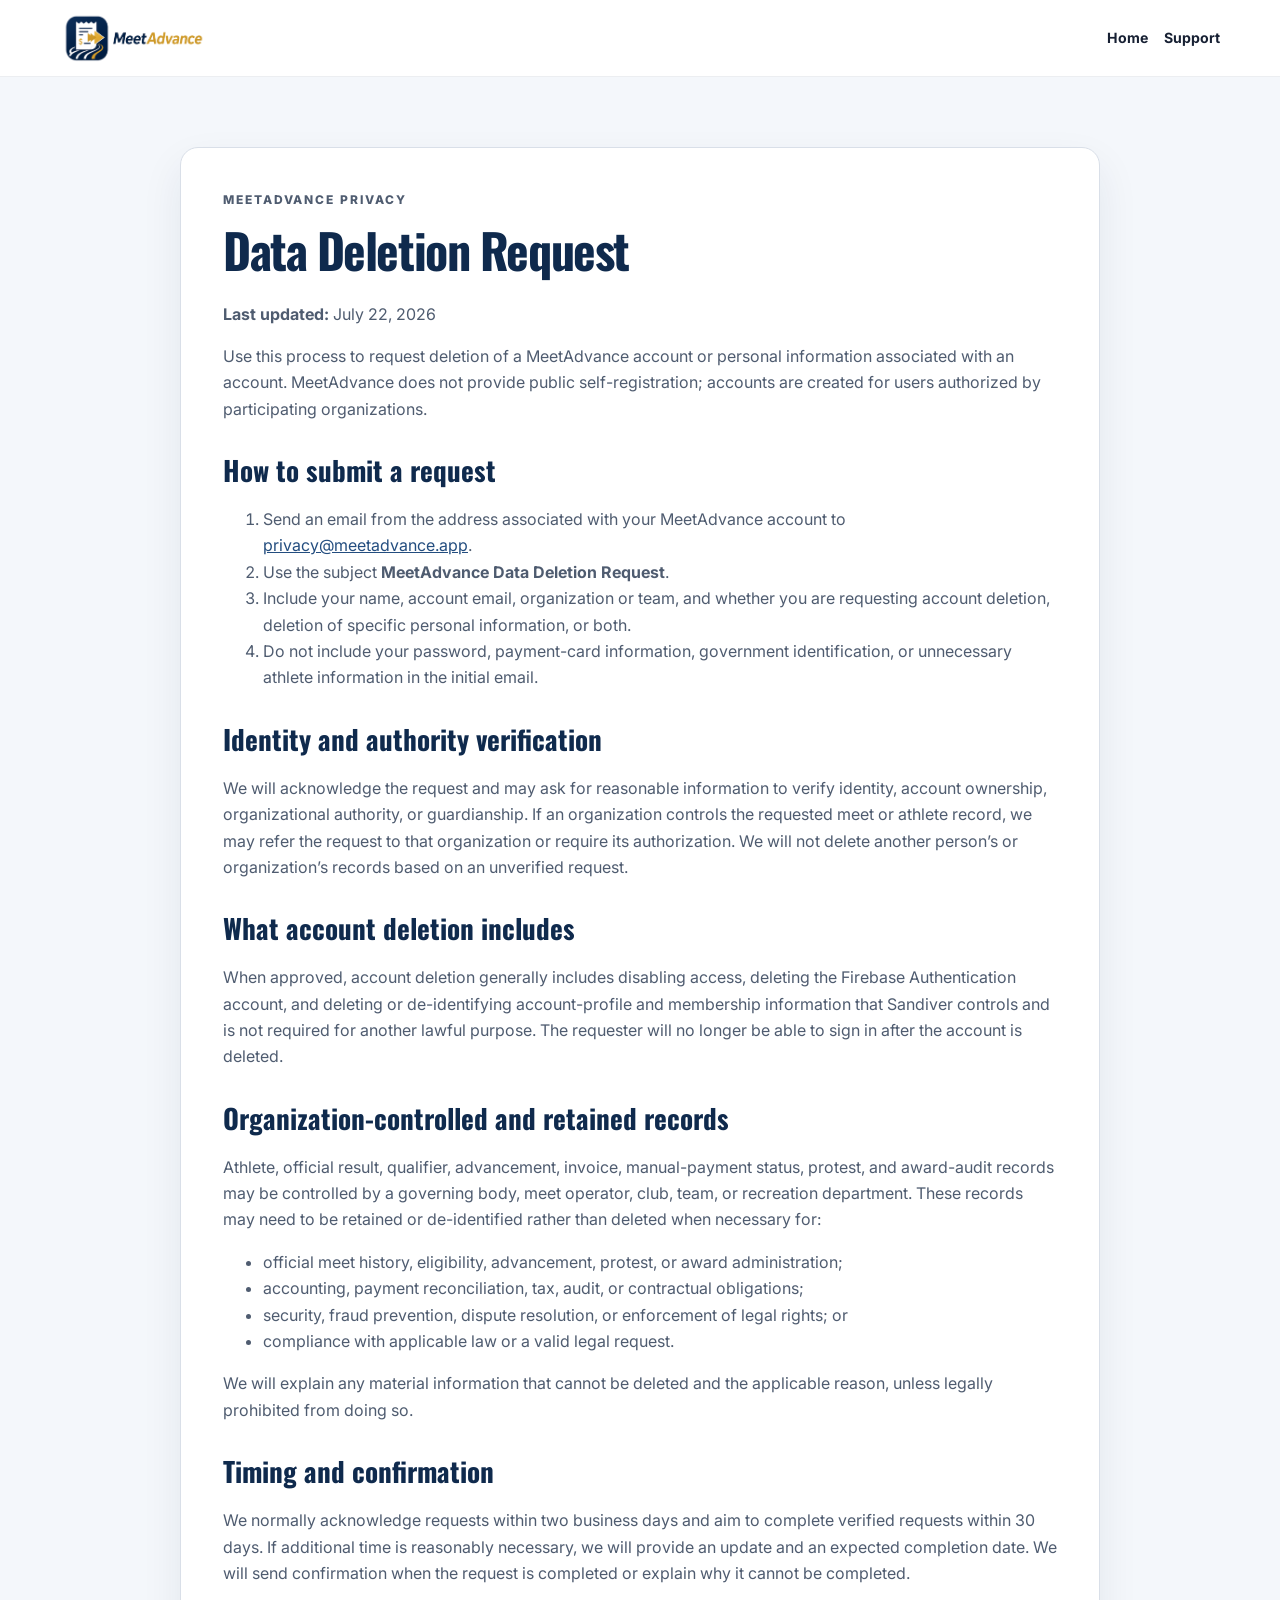
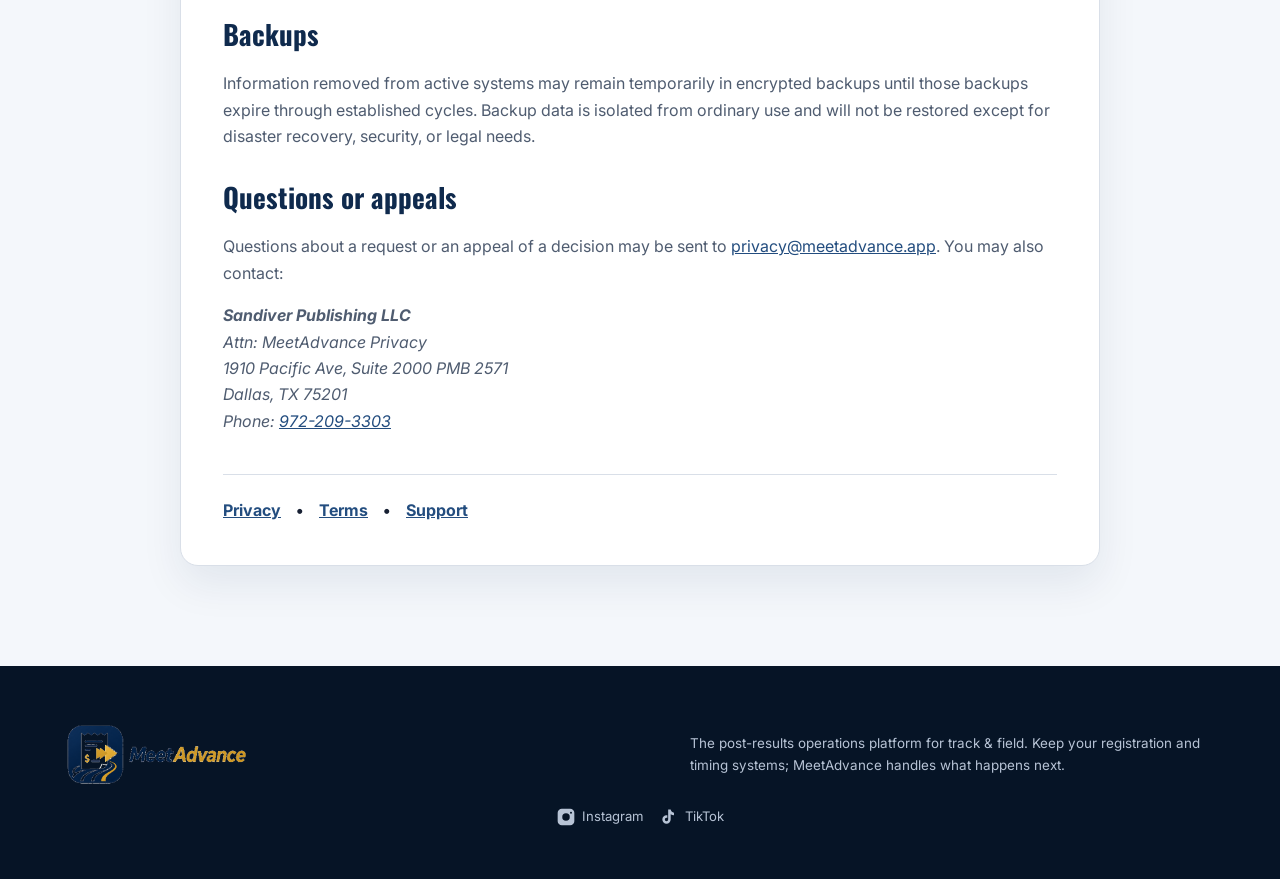
<file: data-deletion.html>
<!DOCTYPE html>

<html lang="en">
<head>
<meta charset="utf-8"/>
<meta content="width=device-width, initial-scale=1.0" name="viewport"/>
<meta content="Instructions for requesting deletion of a MeetAdvance account and associated personal information." name="description"/>
<title>Data Deletion Request | MeetAdvance</title>
<link href="assets/favicon.png" rel="icon" type="image/png"/>
<link href="assets/apple-touch-icon.png" rel="apple-touch-icon"/>
<link href="https://fonts.googleapis.com" rel="preconnect"/>
<link crossorigin="" href="https://fonts.gstatic.com" rel="preconnect"/>
<link href="https://fonts.googleapis.com/css2?family=Inter:wght@400;500;600;700;800&amp;family=Oswald:wght@500;600;700&amp;display=swap" rel="stylesheet"/>
<link href="assets/styles.css?v=2.4" rel="stylesheet"/>
</head>
<body>
<header class="site-header">
<div class="container nav-wrap legal-nav-wrap">
<a aria-label="MeetAdvance home" class="brand" href="index.html"><img alt="MeetAdvance" class="brand-logo" src="assets/meetadvance-logo-transparent.png"/></a>
<nav class="main-nav legal-nav"><a href="index.html">Home</a><a href="support.html">Support</a></nav>
</div>
</header>
<main class="legal-main">
<div class="container">
<article class="legal-card">
<p class="eyebrow">MeetAdvance Privacy</p>
<h1>Data Deletion Request</h1>
<p class="legal-meta"><strong>Last updated:</strong> July 22, 2026</p>
<p>Use this process to request deletion of a MeetAdvance account or personal information associated with an account. MeetAdvance does not provide public self-registration; accounts are created for users authorized by participating organizations.</p>
<h2>How to submit a request</h2>
<ol>
<li>Send an email from the address associated with your MeetAdvance account to <a href="mailto:privacy@meetadvance.app?subject=MeetAdvance%20Data%20Deletion%20Request">privacy@meetadvance.app</a>.</li>
<li>Use the subject <strong>MeetAdvance Data Deletion Request</strong>.</li>
<li>Include your name, account email, organization or team, and whether you are requesting account deletion, deletion of specific personal information, or both.</li>
<li>Do not include your password, payment-card information, government identification, or unnecessary athlete information in the initial email.</li>
</ol>
<h2>Identity and authority verification</h2>
<p>We will acknowledge the request and may ask for reasonable information to verify identity, account ownership, organizational authority, or guardianship. If an organization controls the requested meet or athlete record, we may refer the request to that organization or require its authorization. We will not delete another person’s or organization’s records based on an unverified request.</p>
<h2>What account deletion includes</h2>
<p>When approved, account deletion generally includes disabling access, deleting the Firebase Authentication account, and deleting or de-identifying account-profile and membership information that Sandiver controls and is not required for another lawful purpose. The requester will no longer be able to sign in after the account is deleted.</p>
<h2>Organization-controlled and retained records</h2>
<p>Athlete, official result, qualifier, advancement, invoice, manual-payment status, protest, and award-audit records may be controlled by a governing body, meet operator, club, team, or recreation department. These records may need to be retained or de-identified rather than deleted when necessary for:</p>
<ul>
<li>official meet history, eligibility, advancement, protest, or award administration;</li>
<li>accounting, payment reconciliation, tax, audit, or contractual obligations;</li>
<li>security, fraud prevention, dispute resolution, or enforcement of legal rights; or</li>
<li>compliance with applicable law or a valid legal request.</li>
</ul>
<p>We will explain any material information that cannot be deleted and the applicable reason, unless legally prohibited from doing so.</p>
<h2>Timing and confirmation</h2>
<p>We normally acknowledge requests within two business days and aim to complete verified requests within 30 days. If additional time is reasonably necessary, we will provide an update and an expected completion date. We will send confirmation when the request is completed or explain why it cannot be completed.</p>
<h2>Backups</h2>
<p>Information removed from active systems may remain temporarily in encrypted backups until those backups expire through established cycles. Backup data is isolated from ordinary use and will not be restored except for disaster recovery, security, or legal needs.</p>
<h2>Questions or appeals</h2>
<p>Questions about a request or an appeal of a decision may be sent to <a href="mailto:privacy@meetadvance.app">privacy@meetadvance.app</a>. You may also contact:</p>
<address>
<strong>Sandiver Publishing LLC</strong><br/>
          Attn: MeetAdvance Privacy<br/>
          1910 Pacific Ave, Suite 2000 PMB 2571<br/>
          Dallas, TX 75201<br/>
          Phone: <a href="tel:+19722093303">972-209-3303</a>
</address>
<nav aria-label="Legal and support links" class="legal-links">
<a href="privacy.html">Privacy</a>
<span aria-hidden="true" class="legal-link-separator">•</span>
<a href="terms.html">Terms</a>
<span aria-hidden="true" class="legal-link-separator">•</span>
<a href="support.html">Support</a>
</nav>
</article>
</div>
</main>
<footer class="site-footer"><div class="container legal-footer"><img alt="MeetAdvance" class="footer-logo" src="assets/meetadvance-logo-transparent.png"/><p>The post-results operations platform for track &amp; field. Keep your registration and timing systems; MeetAdvance handles what happens next.</p></div>
<div class="footer-social" style="display:flex;gap:16px;justify-content:center;margin-top:16px">
<a aria-label="Instagram" href="https://instagram.com/meetadvance" style="display:flex;align-items:center;gap:6px;text-decoration:none;color:inherit" target="_blank"><svg fill="currentColor" height="20" viewbox="0 0 24 24" width="20" xmlns="http://www.w3.org/2000/svg"><path d="M7 2h10a5 5 0 0 1 5 5v10a5 5 0 0 1-5 5H7a5 5 0 0 1-5-5V7a5 5 0 0 1 5-5zm5 5.5A4.5 4.5 0 1 0 16.5 12 4.5 4.5 0 0 0 12 7.5zm6-1.8a1.2 1.2 0 1 0 1.2 1.2A1.2 1.2 0 0 0 18 5.7z"></path></svg><span>Instagram</span></a>
<a aria-label="TikTok" href="https://tiktok.com/@meetadvance" style="display:flex;align-items:center;gap:6px;text-decoration:none;color:inherit" target="_blank"><svg fill="currentColor" height="20" viewbox="0 0 24 24" width="20" xmlns="http://www.w3.org/2000/svg"><path d="M14 3c.5 2 2 3.5 4 4v3a7 7 0 0 1-4-1.2V15a5 5 0 1 1-5-5h1v3h-1a2 2 0 1 0 2 2V3h3z"></path></svg><span>TikTok</span></a>
</div>
</footer>
<script src="assets/site.js?v=3.0"></script></body>
</html>
</file>
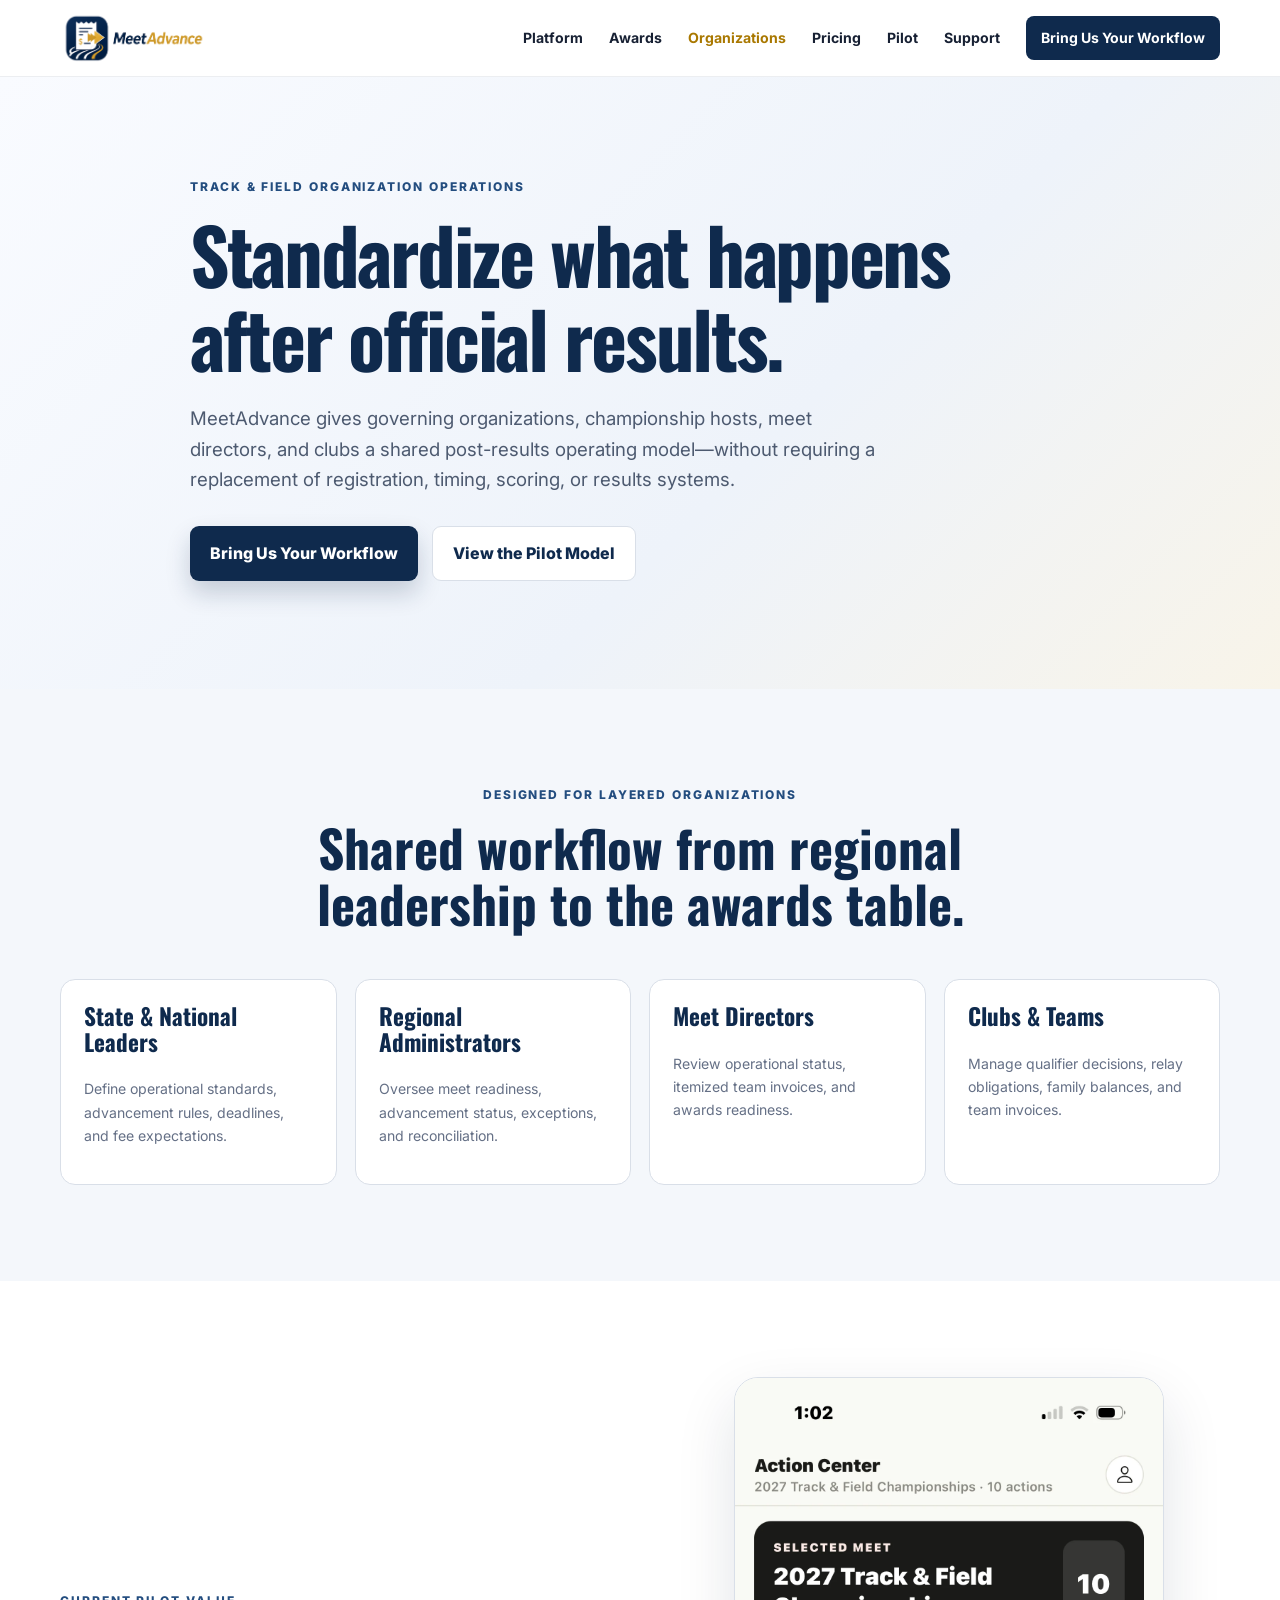
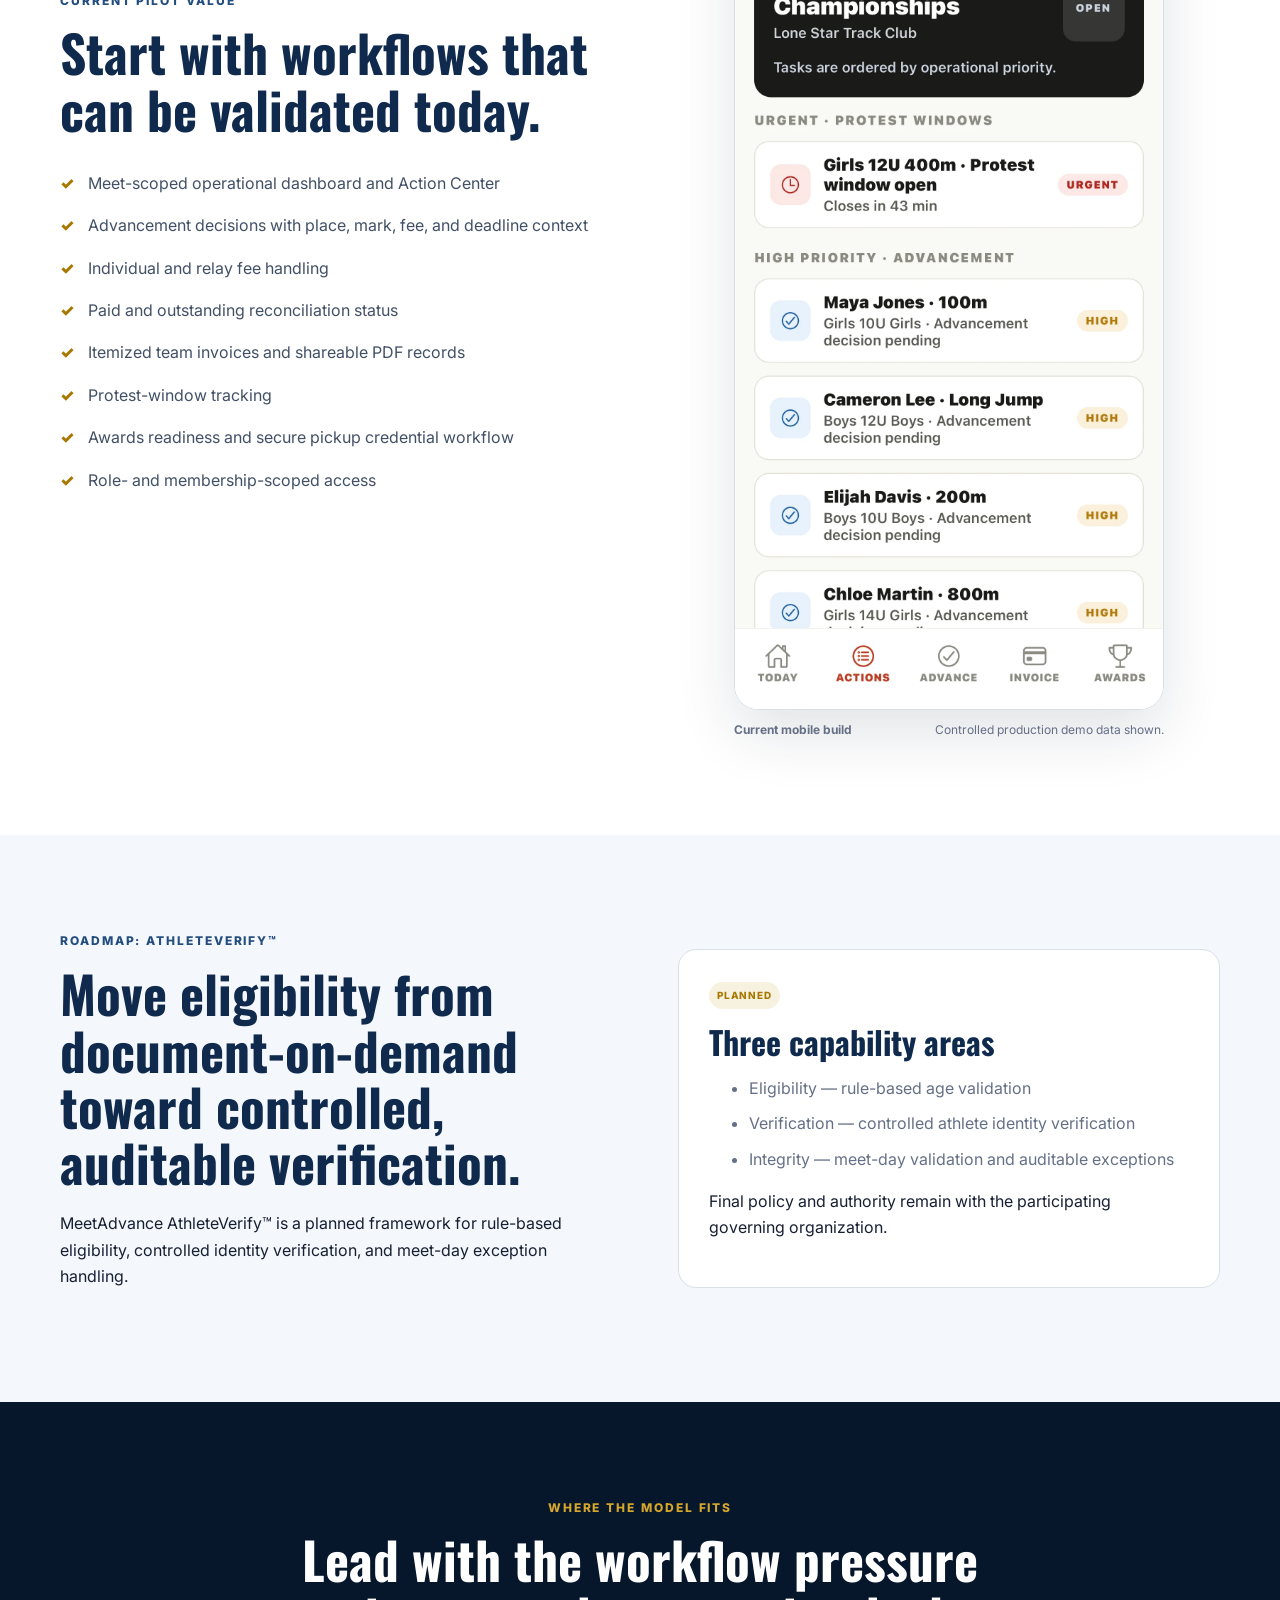
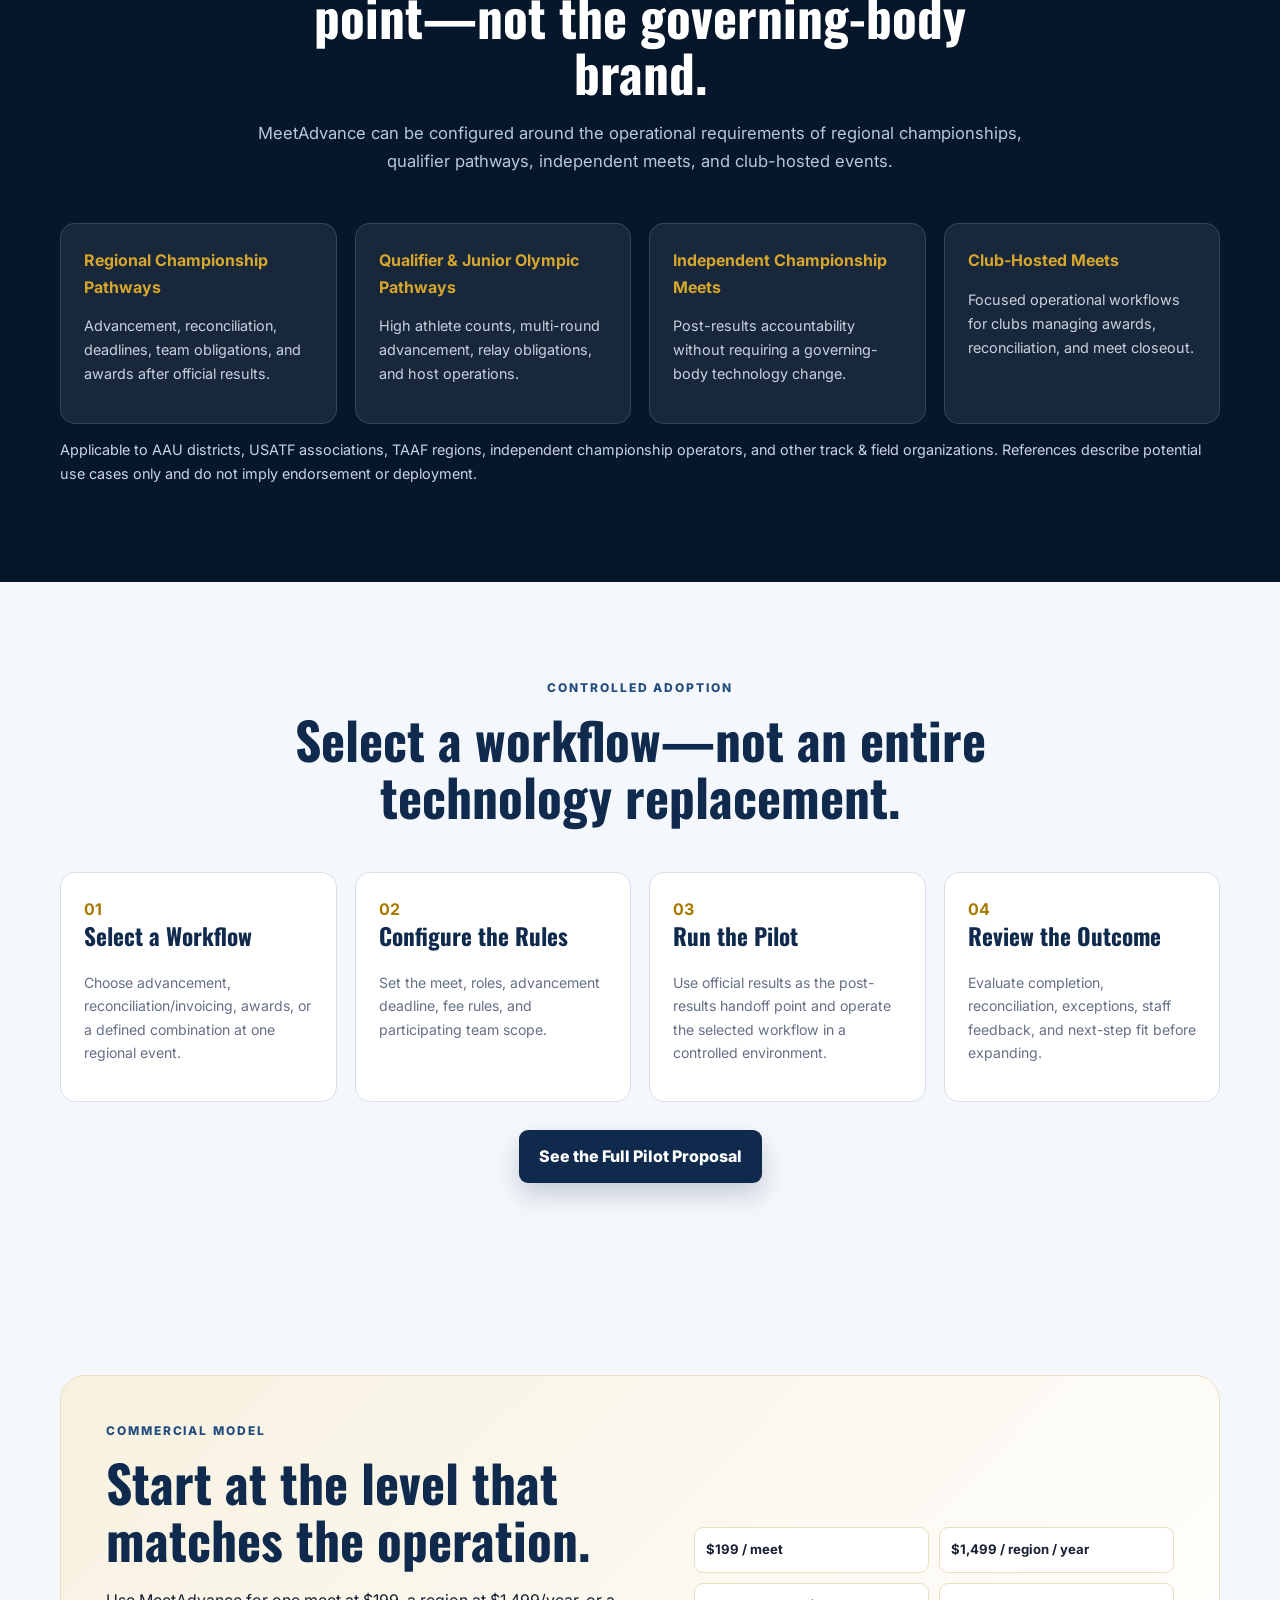
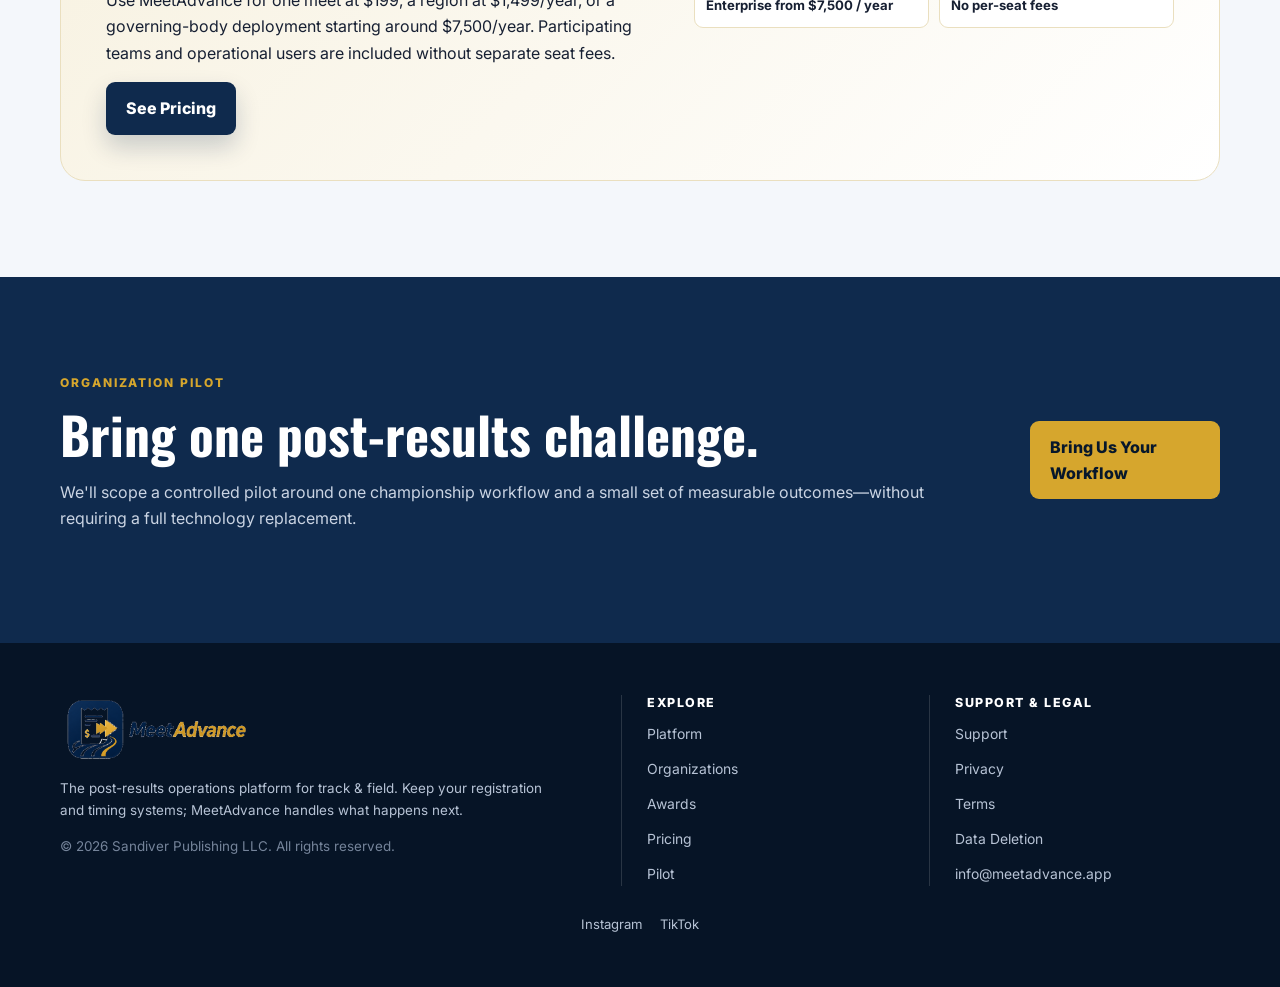
<file: organizations.html>
<!DOCTYPE html>
<html lang="en"><head><meta charset="utf-8"/><meta content="width=device-width, initial-scale=1.0" name="viewport"/><meta content="MeetAdvance helps governing organizations standardize post-results advancement, reconciliation, invoicing, and awards workflows without replacing existing registration or timing systems." name="description"/><meta content="#0f2a4d" name="theme-color"/><link href="https://meetadvance.app/organizations.html" rel="canonical"/><meta content="For Organizations | MeetAdvance" property="og:title"/><meta content="MeetAdvance helps governing organizations standardize post-results advancement, reconciliation, invoicing, and awards workflows without replacing existing registration or timing systems." property="og:description"/><meta content="website" property="og:type"/><meta content="https://meetadvance.app/organizations.html" property="og:url"/><meta content="https://meetadvance.app/assets/meetadvance-social-preview.png" property="og:image"/><meta content="1200" property="og:image:width"/><meta content="630" property="og:image:height"/><meta content="summary_large_image" name="twitter:card"/><meta content="For Organizations | MeetAdvance" name="twitter:title"/><meta content="MeetAdvance helps governing organizations standardize post-results advancement, reconciliation, invoicing, and awards workflows without replacing existing registration or timing systems." name="twitter:description"/><meta content="https://meetadvance.app/assets/meetadvance-social-preview.png" name="twitter:image"/><title>For Organizations | MeetAdvance</title><link href="assets/favicon.png" rel="icon" type="image/png"/><link href="assets/apple-touch-icon.png" rel="apple-touch-icon"/><link href="https://fonts.googleapis.com" rel="preconnect"/><link crossorigin="" href="https://fonts.gstatic.com" rel="preconnect"/><link href="https://fonts.googleapis.com/css2?family=Inter:wght@400;500;600;700;800&amp;family=Oswald:wght@500;600;700&amp;display=swap" rel="stylesheet"/><link href="assets/styles.css?v=2.5" rel="stylesheet"/></head><body><header class="site-header"><div class="container nav-wrap"><a aria-label="MeetAdvance home" class="brand" href="index.html"><img alt="MeetAdvance" class="brand-logo" src="assets/meetadvance-logo-transparent.png"/></a><button aria-controls="main-nav" aria-expanded="false" aria-label="Toggle navigation" class="menu-toggle">Menu</button><nav aria-label="Primary navigation" class="main-nav" id="main-nav"><a class="" href="index.html#platform">Platform</a><a class="" href="awards.html">Awards</a><a class="active" href="organizations.html">Organizations</a><a class="" href="pricing.html">Pricing</a><a class="" href="pilot.html">Pilot</a><a class="" href="support.html">Support</a><a class="nav-cta" href="pilot.html#pilot-form">Bring Us Your Workflow</a></nav></div></header><main><section class="page-hero"><div class="container narrow reveal"><p class="eyebrow">Track &amp; field organization operations</p><h1>Standardize what happens after official results.</h1><p class="hero-lead">MeetAdvance gives governing organizations, championship hosts, meet directors, and clubs a shared post-results operating model—without requiring a replacement of registration, timing, scoring, or results systems.</p><div class="hero-actions"><a class="button button-primary" href="pilot.html#pilot-form">Bring Us Your Workflow</a><a class="button button-secondary" href="#deployment">View the Pilot Model</a></div></div></section>
<section class="section section-light"><div class="container"><div class="section-heading reveal"><p class="eyebrow">Designed for layered organizations</p><h2>Shared workflow from regional leadership to the awards table.</h2></div><div class="audience-grid"><article class="reveal"><h3>State &amp; National Leaders</h3><p>Define operational standards, advancement rules, deadlines, and fee expectations.</p></article><article class="reveal"><h3>Regional Administrators</h3><p>Oversee meet readiness, advancement status, exceptions, and reconciliation.</p></article><article class="reveal"><h3>Meet Directors</h3><p>Review operational status, itemized team invoices, and awards readiness.</p></article><article class="reveal"><h3>Clubs &amp; Teams</h3><p>Manage qualifier decisions, relay obligations, family balances, and team invoices.</p></article></div></div></section>
<section class="section"><div class="container split-grid"><div class="reveal"><p class="eyebrow">Current pilot value</p><h2>Start with workflows that can be validated today.</h2><ul class="feature-list"><li>Meet-scoped operational dashboard and Action Center</li><li>Advancement decisions with place, mark, fee, and deadline context</li><li>Individual and relay fee handling</li><li>Paid and outstanding reconciliation status</li><li>Itemized team invoices and shareable PDF records</li><li>Protest-window tracking</li><li>Awards readiness and secure pickup credential workflow</li><li>Role- and membership-scoped access</li></ul></div><div class="org-proof reveal"><img alt="MeetAdvance Action Center demonstration screenshot" src="assets/action-center.webp"/><div class="proof-caption"><strong>Current mobile build</strong><span>Controlled production demo data shown.</span></div></div></div></section>
<section class="section section-light" id="eligibility-integrity"><div class="container split-grid"><div class="reveal"><p class="eyebrow">Roadmap: AthleteVerify™</p><h2>Move eligibility from document-on-demand toward controlled, auditable verification.</h2><p>MeetAdvance AthleteVerify™ is a planned framework for rule-based eligibility, controlled identity verification, and meet-day exception handling.</p></div><div class="comparison-card reveal"><span class="status-pill planned">Planned</span><h3>Three capability areas</h3><ul><li>Eligibility — rule-based age validation</li><li>Verification — controlled athlete identity verification</li><li>Integrity — meet-day validation and auditable exceptions</li></ul><p>Final policy and authority remain with the participating governing organization.</p></div></div></section>
<section class="section section-navy"><div class="container"><div class="section-heading reveal"><p class="eyebrow gold">Where the model fits</p><h2>Lead with the workflow pressure point—not the governing-body brand.</h2><p>MeetAdvance can be configured around the operational requirements of regional championships, qualifier pathways, independent meets, and club-hosted events.</p></div><div class="console-feature-grid"><article class="reveal"><b>Regional Championship Pathways</b><p>Advancement, reconciliation, deadlines, team obligations, and awards after official results.</p></article><article class="reveal"><b>Qualifier &amp; Junior Olympic Pathways</b><p>High athlete counts, multi-round advancement, relay obligations, and host operations.</p></article><article class="reveal"><b>Independent Championship Meets</b><p>Post-results accountability without requiring a governing-body technology change.</p></article><article class="reveal"><b>Club-Hosted Meets</b><p>Focused operational workflows for clubs managing awards, reconciliation, and meet closeout.</p></article></div><p class="workflow-caption dark-caption">Applicable to AAU districts, USATF associations, TAAF regions, independent championship operators, and other track &amp; field organizations. References describe potential use cases only and do not imply endorsement or deployment.</p></div></section>
<section class="section section-light" id="deployment"><div class="container"><div class="section-heading reveal"><p class="eyebrow">Controlled adoption</p><h2>Select a workflow—not an entire technology replacement.</h2></div><div class="deployment-steps"><article class="reveal"><b>01</b><h3>Select a Workflow</h3><p>Choose advancement, reconciliation/invoicing, awards, or a defined combination at one regional event.</p></article><article class="reveal"><b>02</b><h3>Configure the Rules</h3><p>Set the meet, roles, advancement deadline, fee rules, and participating team scope.</p></article><article class="reveal"><b>03</b><h3>Run the Pilot</h3><p>Use official results as the post-results handoff point and operate the selected workflow in a controlled environment.</p></article><article class="reveal"><b>04</b><h3>Review the Outcome</h3><p>Evaluate completion, reconciliation, exceptions, staff feedback, and next-step fit before expanding.</p></article></div><div class="center-cta"><a class="button button-primary" href="pilot.html">See the Full Pilot Proposal</a></div></div></section>
<section class="section section-light organization-pricing-callout"><div class="container organization-callout reveal"><div><p class="eyebrow">Commercial model</p><h2>Start at the level that matches the operation.</h2><p>Use MeetAdvance for one meet at $199, a region at $1,499/year, or a governing-body deployment starting around $7,500/year. Participating teams and operational users are included without separate seat fees.</p><a class="button button-primary" href="pricing.html">See Pricing</a></div><div class="org-benefits"><span>$199 / meet</span><span>$1,499 / region / year</span><span>Enterprise from $7,500 / year</span><span>No per-seat fees</span></div></div></section><section class="section contact-section"><div class="container contact-box reveal"><div><p class="eyebrow gold">Organization pilot</p><h2>Bring one post-results challenge.</h2><p>We'll scope a controlled pilot around one championship workflow and a small set of measurable outcomes—without requiring a full technology replacement.</p></div><a class="button button-gold" href="pilot.html#pilot-form">Bring Us Your Workflow</a></div></section></main><footer class="site-footer"><div class="container footer-grid"><div><a href="index.html"><img alt="MeetAdvance" class="footer-logo" src="assets/meetadvance-logo-transparent.png"/></a><p>The post-results operations platform for track &amp; field. Keep your registration and timing systems; MeetAdvance handles what happens next.</p><p class="copyright">© <span id="year"></span> Sandiver Publishing LLC. All rights reserved.</p></div><div class="footer-column"><h3>Explore</h3><div class="footer-links"><a href="index.html#platform">Platform</a><a href="organizations.html">Organizations</a><a href="awards.html">Awards</a><a href="pricing.html">Pricing</a><a href="pilot.html">Pilot</a></div></div><div class="footer-column"><h3>Support &amp; Legal</h3><div class="footer-links"><a href="support.html">Support</a><a href="privacy.html">Privacy</a><a href="terms.html">Terms</a><a href="data-deletion.html">Data Deletion</a><a href="mailto:info@meetadvance.app">info@meetadvance.app</a></div></div></div><div class="footer-social"><a aria-label="MeetAdvance on Instagram" href="https://instagram.com/meetadvance" rel="noopener noreferrer" target="_blank">Instagram</a><a aria-label="MeetAdvance on TikTok" href="https://tiktok.com/@meetadvance" rel="noopener noreferrer" target="_blank">TikTok</a></div></footer><script src="assets/site.js?v=3.0"></script></body></html>
</file>
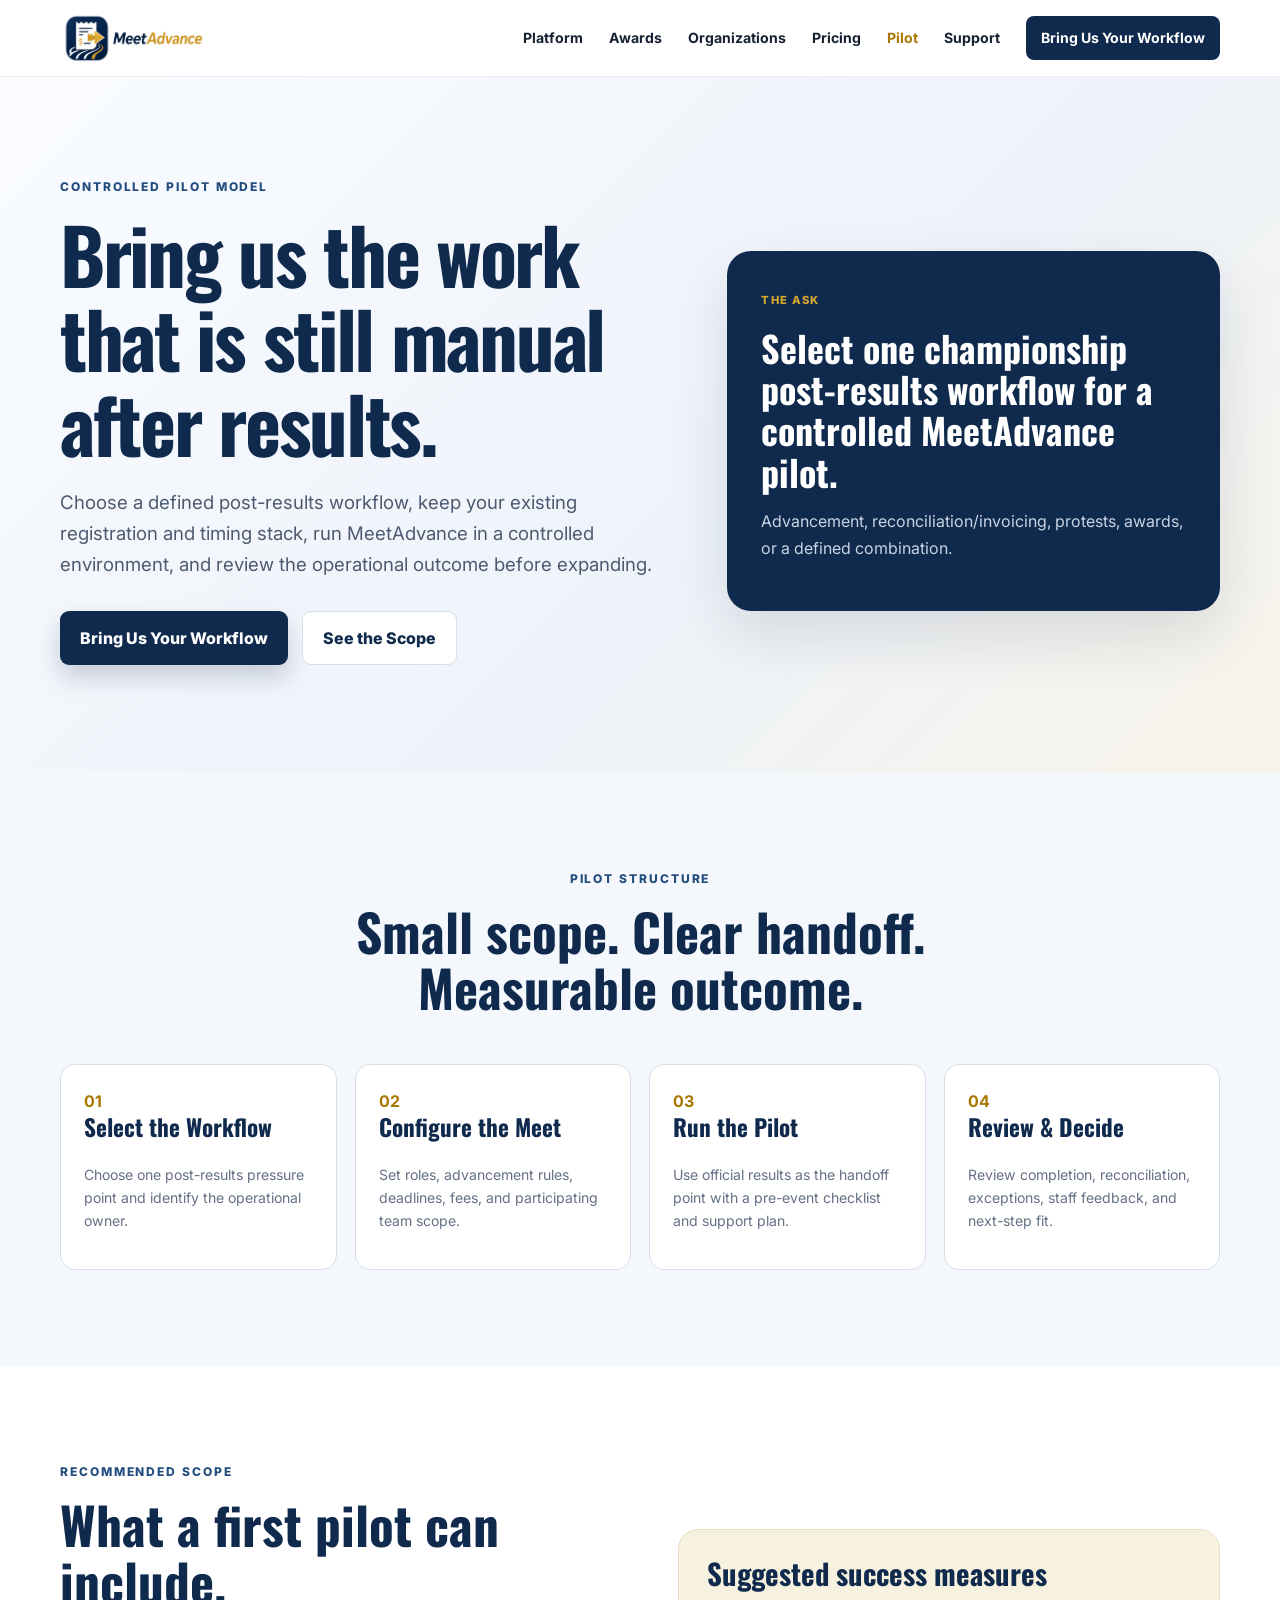
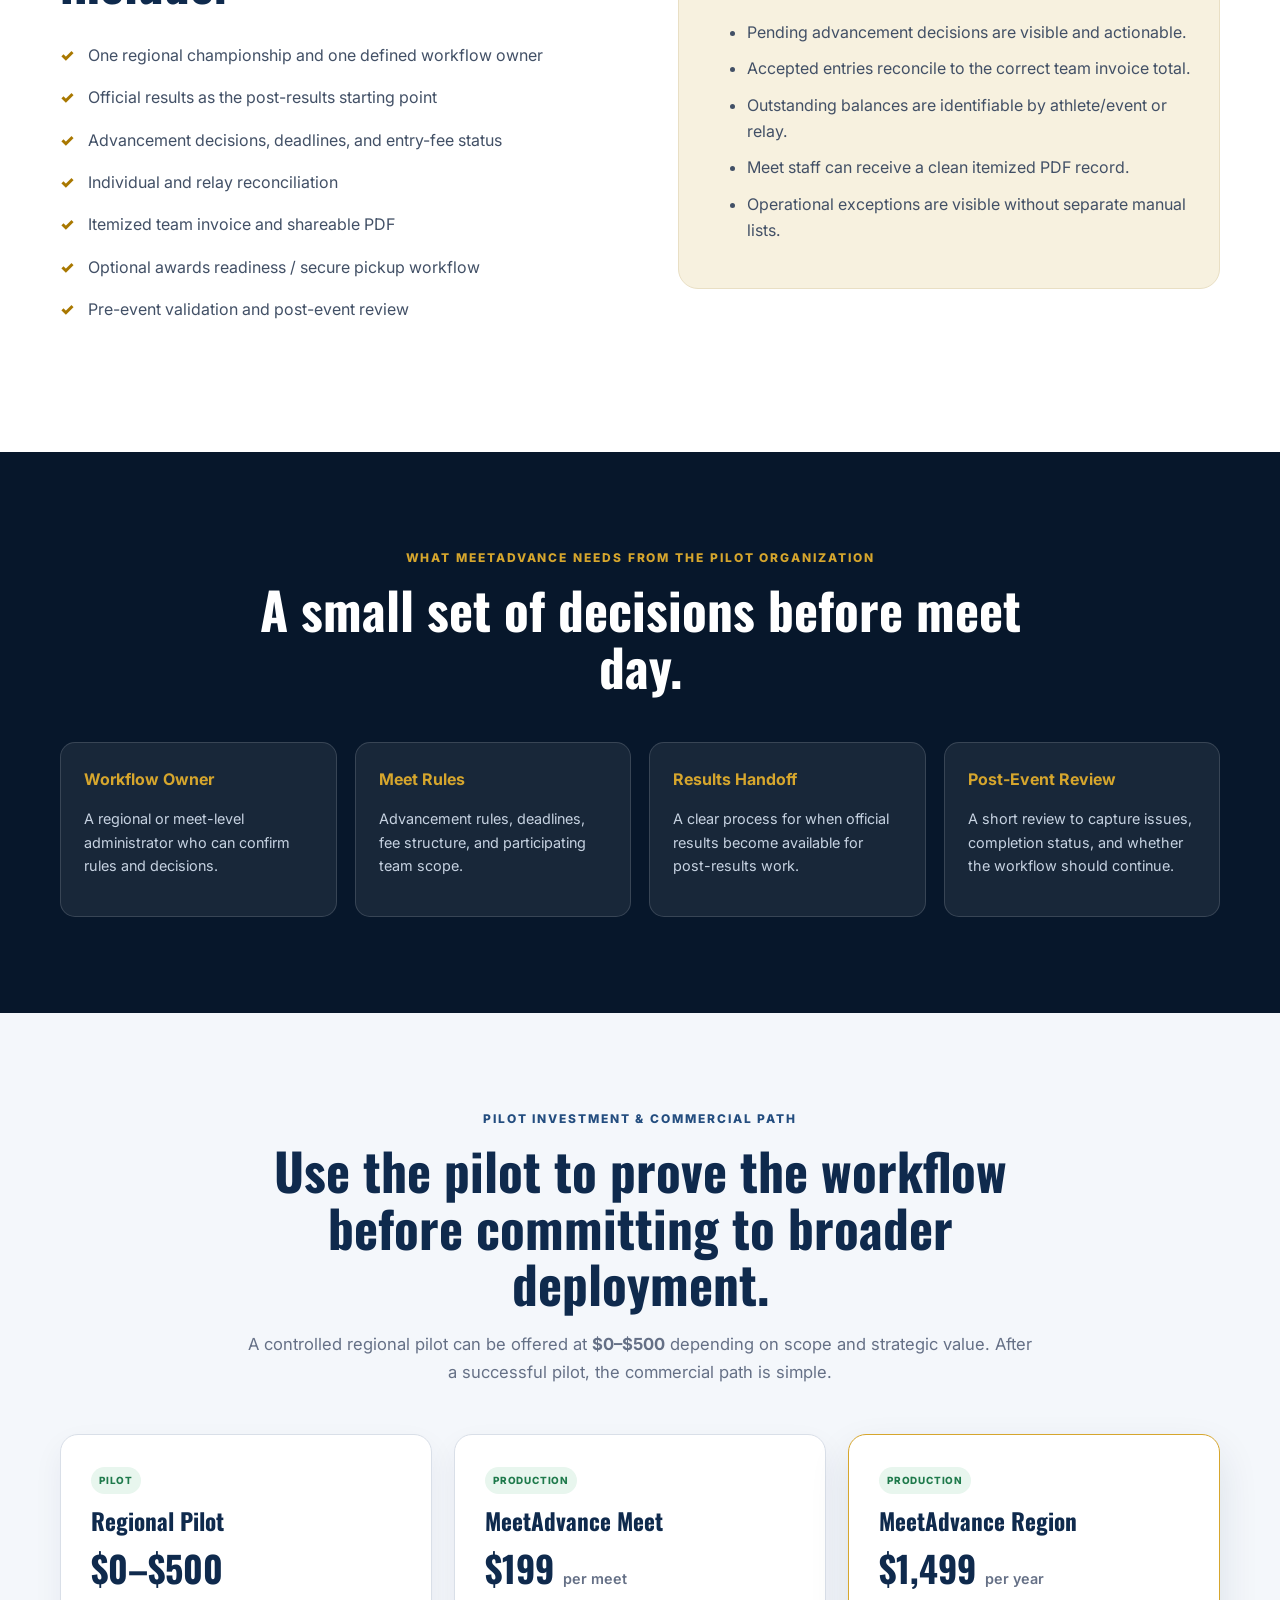
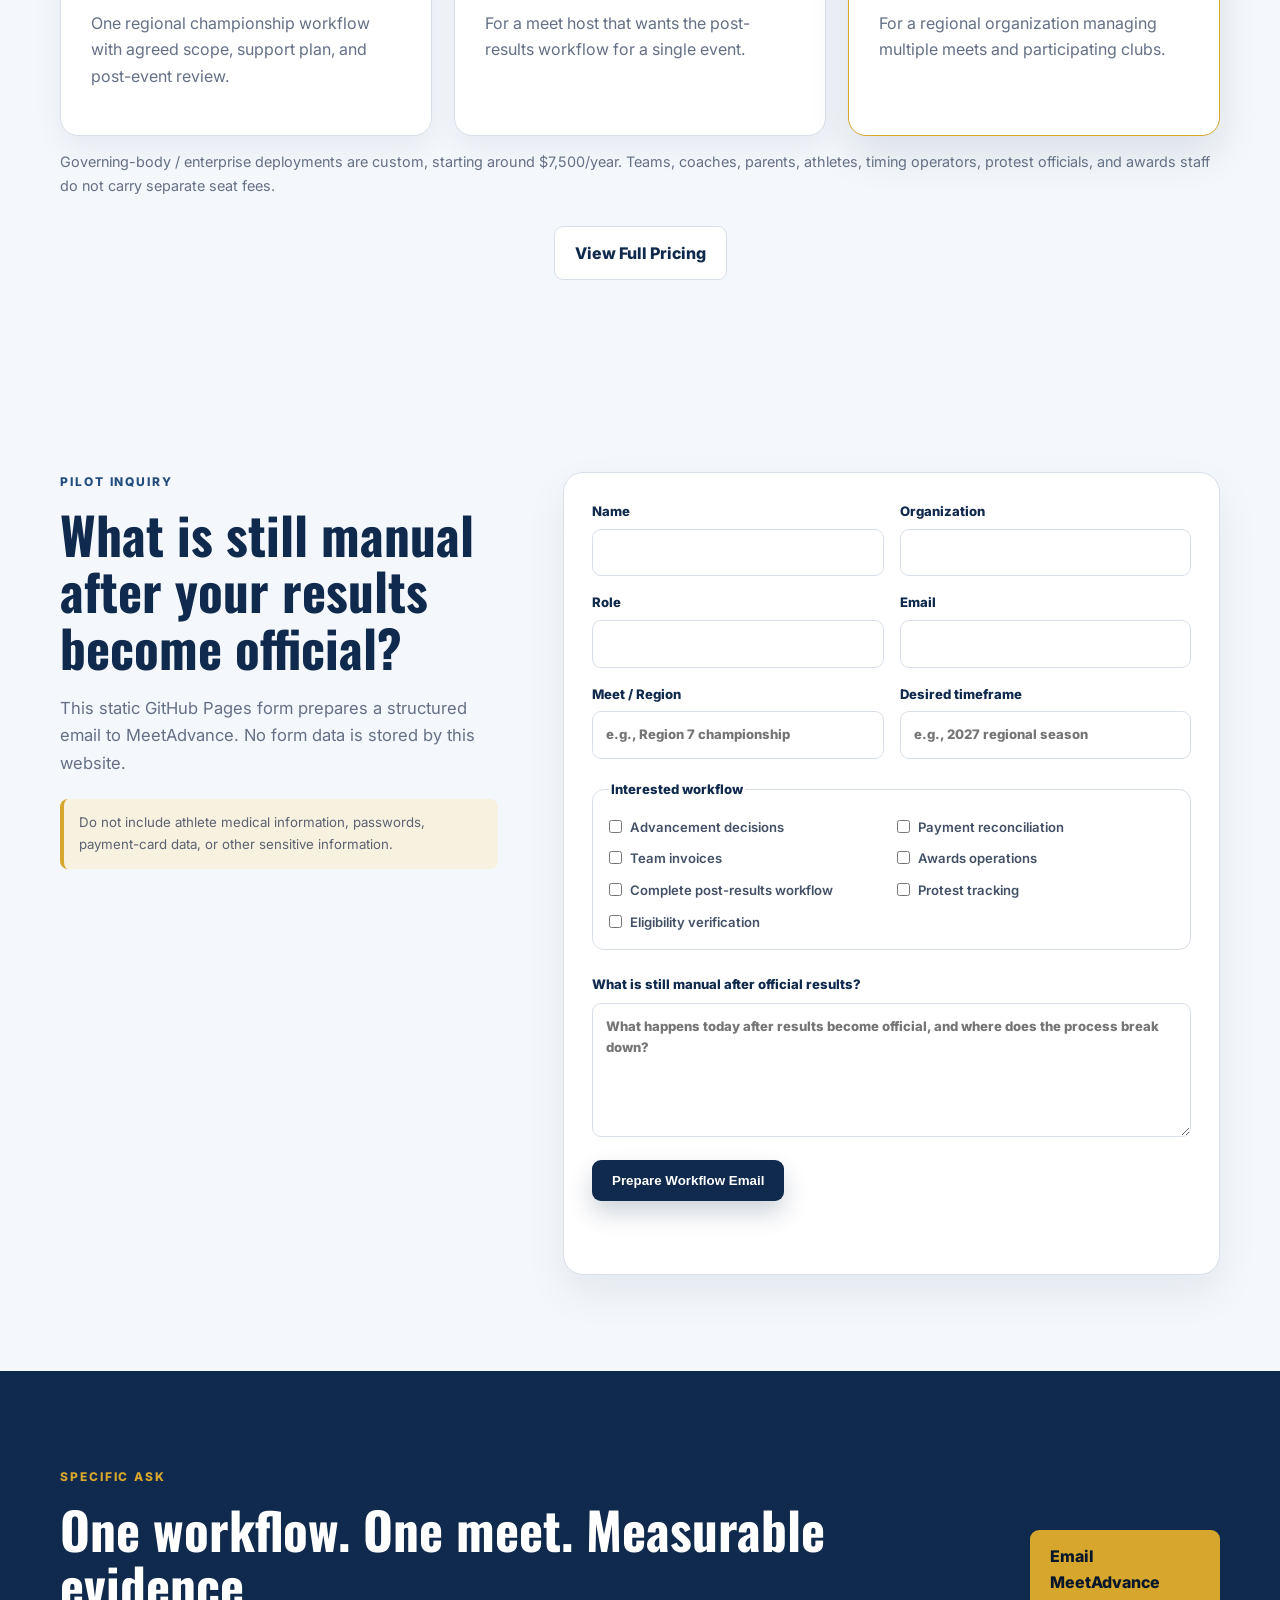
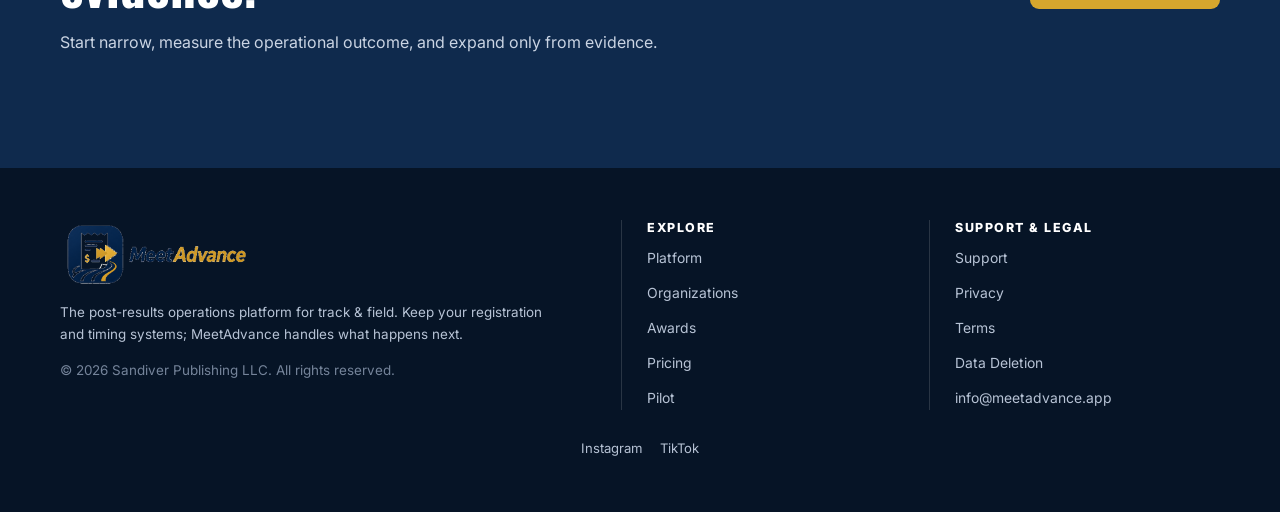
<file: pilot.html>
<!DOCTYPE html>
<html lang="en"><head><meta charset="utf-8"/><meta content="width=device-width, initial-scale=1.0" name="viewport"/><meta content="Scope one controlled MeetAdvance pilot around a defined post-results regional championship workflow with clear responsibilities and success measures." name="description"/><meta content="#0f2a4d" name="theme-color"/><link href="https://meetadvance.app/pilot.html" rel="canonical"/><meta content="Controlled Pilot | MeetAdvance" property="og:title"/><meta content="Scope one controlled MeetAdvance pilot around a defined post-results regional championship workflow with clear responsibilities and success measures." property="og:description"/><meta content="website" property="og:type"/><meta content="https://meetadvance.app/pilot.html" property="og:url"/><meta content="https://meetadvance.app/assets/meetadvance-social-preview.png" property="og:image"/><meta content="1200" property="og:image:width"/><meta content="630" property="og:image:height"/><meta content="summary_large_image" name="twitter:card"/><meta content="Controlled Pilot | MeetAdvance" name="twitter:title"/><meta content="Scope one controlled MeetAdvance pilot around a defined post-results regional championship workflow with clear responsibilities and success measures." name="twitter:description"/><meta content="https://meetadvance.app/assets/meetadvance-social-preview.png" name="twitter:image"/><title>Controlled Pilot | MeetAdvance</title><link href="assets/favicon.png" rel="icon" type="image/png"/><link href="assets/apple-touch-icon.png" rel="apple-touch-icon"/><link href="https://fonts.googleapis.com" rel="preconnect"/><link crossorigin="" href="https://fonts.gstatic.com" rel="preconnect"/><link href="https://fonts.googleapis.com/css2?family=Inter:wght@400;500;600;700;800&amp;family=Oswald:wght@500;600;700&amp;display=swap" rel="stylesheet"/><link href="assets/styles.css?v=2.5" rel="stylesheet"/></head><body><header class="site-header"><div class="container nav-wrap"><a aria-label="MeetAdvance home" class="brand" href="index.html"><img alt="MeetAdvance" class="brand-logo" src="assets/meetadvance-logo-transparent.png"/></a><button aria-controls="main-nav" aria-expanded="false" aria-label="Toggle navigation" class="menu-toggle">Menu</button><nav aria-label="Primary navigation" class="main-nav" id="main-nav"><a class="" href="index.html#platform">Platform</a><a class="" href="awards.html">Awards</a><a class="" href="organizations.html">Organizations</a><a class="" href="pricing.html">Pricing</a><a class="active" href="pilot.html">Pilot</a><a class="" href="support.html">Support</a><a class="nav-cta" href="pilot.html#pilot-form">Bring Us Your Workflow</a></nav></div></header><main><section class="page-hero pilot-hero"><div class="container page-hero-grid"><div class="reveal"><p class="eyebrow">Controlled pilot model</p><h1>Bring us the work that is still manual after results.</h1><p class="hero-lead">Choose a defined post-results workflow, keep your existing registration and timing stack, run MeetAdvance in a controlled environment, and review the operational outcome before expanding.</p><div class="hero-actions"><a class="button button-primary" href="#pilot-form">Bring Us Your Workflow</a><a class="button button-secondary" href="#scope">See the Scope</a></div></div><div class="pilot-ask-card reveal"><span class="card-kicker">THE ASK</span><strong>Select one championship post-results workflow for a controlled MeetAdvance pilot.</strong><p>Advancement, reconciliation/invoicing, protests, awards, or a defined combination.</p></div></div></section>
<section class="section section-light" id="scope"><div class="container"><div class="section-heading reveal"><p class="eyebrow">Pilot structure</p><h2>Small scope. Clear handoff. Measurable outcome.</h2></div><div class="deployment-steps"><article class="reveal"><b>01</b><h3>Select the Workflow</h3><p>Choose one post-results pressure point and identify the operational owner.</p></article><article class="reveal"><b>02</b><h3>Configure the Meet</h3><p>Set roles, advancement rules, deadlines, fees, and participating team scope.</p></article><article class="reveal"><b>03</b><h3>Run the Pilot</h3><p>Use official results as the handoff point with a pre-event checklist and support plan.</p></article><article class="reveal"><b>04</b><h3>Review &amp; Decide</h3><p>Review completion, reconciliation, exceptions, staff feedback, and next-step fit.</p></article></div></div></section>
<section class="section"><div class="container split-grid"><div class="reveal"><p class="eyebrow">Recommended scope</p><h2>What a first pilot can include.</h2><ul class="feature-list"><li>One regional championship and one defined workflow owner</li><li>Official results as the post-results starting point</li><li>Advancement decisions, deadlines, and entry-fee status</li><li>Individual and relay reconciliation</li><li>Itemized team invoice and shareable PDF</li><li>Optional awards readiness / secure pickup workflow</li><li>Pre-event validation and post-event review</li></ul></div><div class="pilot-success reveal"><h3>Suggested success measures</h3><ul><li>Pending advancement decisions are visible and actionable.</li><li>Accepted entries reconcile to the correct team invoice total.</li><li>Outstanding balances are identifiable by athlete/event or relay.</li><li>Meet staff can receive a clean itemized PDF record.</li><li>Operational exceptions are visible without separate manual lists.</li></ul></div></div></section>
<section class="section section-navy"><div class="container"><div class="section-heading reveal"><p class="eyebrow gold">What MeetAdvance needs from the pilot organization</p><h2>A small set of decisions before meet day.</h2></div><div class="console-feature-grid"><article class="reveal"><b>Workflow Owner</b><p>A regional or meet-level administrator who can confirm rules and decisions.</p></article><article class="reveal"><b>Meet Rules</b><p>Advancement rules, deadlines, fee structure, and participating team scope.</p></article><article class="reveal"><b>Results Handoff</b><p>A clear process for when official results become available for post-results work.</p></article><article class="reveal"><b>Post-Event Review</b><p>A short review to capture issues, completion status, and whether the workflow should continue.</p></article></div></div></section>
<section class="section section-light" id="pilot-investment"><div class="container"><div class="section-heading reveal"><p class="eyebrow">Pilot investment &amp; commercial path</p><h2>Use the pilot to prove the workflow before committing to broader deployment.</h2><p>A controlled regional pilot can be offered at <strong>$0–$500</strong> depending on scope and strategic value. After a successful pilot, the commercial path is simple.</p></div><div class="pricing-preview-grid"><article class="pricing-preview-card reveal"><span class="status-pill current">Pilot</span><h3>Regional Pilot</h3><p class="price-line">$0–$500</p><p>One regional championship workflow with agreed scope, support plan, and post-event review.</p></article><article class="pricing-preview-card reveal"><span class="status-pill current">Production</span><h3>MeetAdvance Meet</h3><p class="price-line">$199 <small>per meet</small></p><p>For a meet host that wants the post-results workflow for a single event.</p></article><article class="pricing-preview-card featured reveal"><span class="status-pill current">Production</span><h3>MeetAdvance Region</h3><p class="price-line">$1,499 <small>per year</small></p><p>For a regional organization managing multiple meets and participating clubs.</p></article></div><p class="workflow-caption">Governing-body / enterprise deployments are custom, starting around $7,500/year. Teams, coaches, parents, athletes, timing operators, protest officials, and awards staff do not carry separate seat fees.</p><div class="center-cta"><a class="button button-secondary" href="pricing.html">View Full Pricing</a></div></div></section><section class="section section-light" id="pilot-form"><div class="container form-layout"><div class="reveal"><p class="eyebrow">Pilot inquiry</p><h2>What is still manual after your results become official?</h2><p class="section-copy">This static GitHub Pages form prepares a structured email to MeetAdvance. No form data is stored by this website.</p><div class="privacy-note">Do not include athlete medical information, passwords, payment-card data, or other sensitive information.</div></div><form class="pilot-form reveal" id="pilotInquiryForm"><div class="form-grid"><label>Name<input autocomplete="name" name="name" required=""/></label><label>Organization<input autocomplete="organization" name="organization" required=""/></label><label>Role<input name="role" required=""/></label><label>Email<input autocomplete="email" name="email" required="" type="email"/></label><label>Meet / Region<input name="meetRegion" placeholder="e.g., Region 7 championship"/></label><label>Desired timeframe<input name="timeframe" placeholder="e.g., 2027 regional season"/></label></div><fieldset><legend>Interested workflow</legend><div class="checkbox-grid"><label><input name="workflow" type="checkbox" value="Advancement decisions"/> Advancement decisions</label><label><input name="workflow" type="checkbox" value="Payment reconciliation"/> Payment reconciliation</label><label><input name="workflow" type="checkbox" value="Team invoices"/> Team invoices</label><label><input name="workflow" type="checkbox" value="Awards operations"/> Awards operations</label><label><input name="workflow" type="checkbox" value="Complete post-results workflow"/> Complete post-results workflow</label><label><input name="workflow" type="checkbox" value="Protest tracking"/> Protest tracking</label><label><input name="workflow" type="checkbox" value="Eligibility verification"/> Eligibility verification</label></div></fieldset><label>What is still manual after official results? <textarea name="challenge" placeholder="What happens today after results become official, and where does the process break down?" rows="5"></textarea></label><button class="button button-primary" type="submit">Prepare Workflow Email</button><p aria-live="polite" class="form-status" id="pilotFormStatus" role="status"></p></form></div></section>
<section class="section contact-section"><div class="container contact-box reveal"><div><p class="eyebrow gold">Specific ask</p><h2>One workflow. One meet. Measurable evidence.</h2><p>Start narrow, measure the operational outcome, and expand only from evidence.</p></div><a class="button button-gold" href="mailto:info@meetadvance.app?subject=MeetAdvance%20Controlled%20Pilot">Email MeetAdvance</a></div></section></main><footer class="site-footer"><div class="container footer-grid"><div><a href="index.html"><img alt="MeetAdvance" class="footer-logo" src="assets/meetadvance-logo-transparent.png"/></a><p>The post-results operations platform for track &amp; field. Keep your registration and timing systems; MeetAdvance handles what happens next.</p><p class="copyright">© <span id="year"></span> Sandiver Publishing LLC. All rights reserved.</p></div><div class="footer-column"><h3>Explore</h3><div class="footer-links"><a href="index.html#platform">Platform</a><a href="organizations.html">Organizations</a><a href="awards.html">Awards</a><a href="pricing.html">Pricing</a><a href="pilot.html">Pilot</a></div></div><div class="footer-column"><h3>Support &amp; Legal</h3><div class="footer-links"><a href="support.html">Support</a><a href="privacy.html">Privacy</a><a href="terms.html">Terms</a><a href="data-deletion.html">Data Deletion</a><a href="mailto:info@meetadvance.app">info@meetadvance.app</a></div></div></div><div class="footer-social"><a aria-label="MeetAdvance on Instagram" href="https://instagram.com/meetadvance" rel="noopener noreferrer" target="_blank">Instagram</a><a aria-label="MeetAdvance on TikTok" href="https://tiktok.com/@meetadvance" rel="noopener noreferrer" target="_blank">TikTok</a></div></footer><script src="assets/site.js?v=3.0"></script></body></html>
</file>
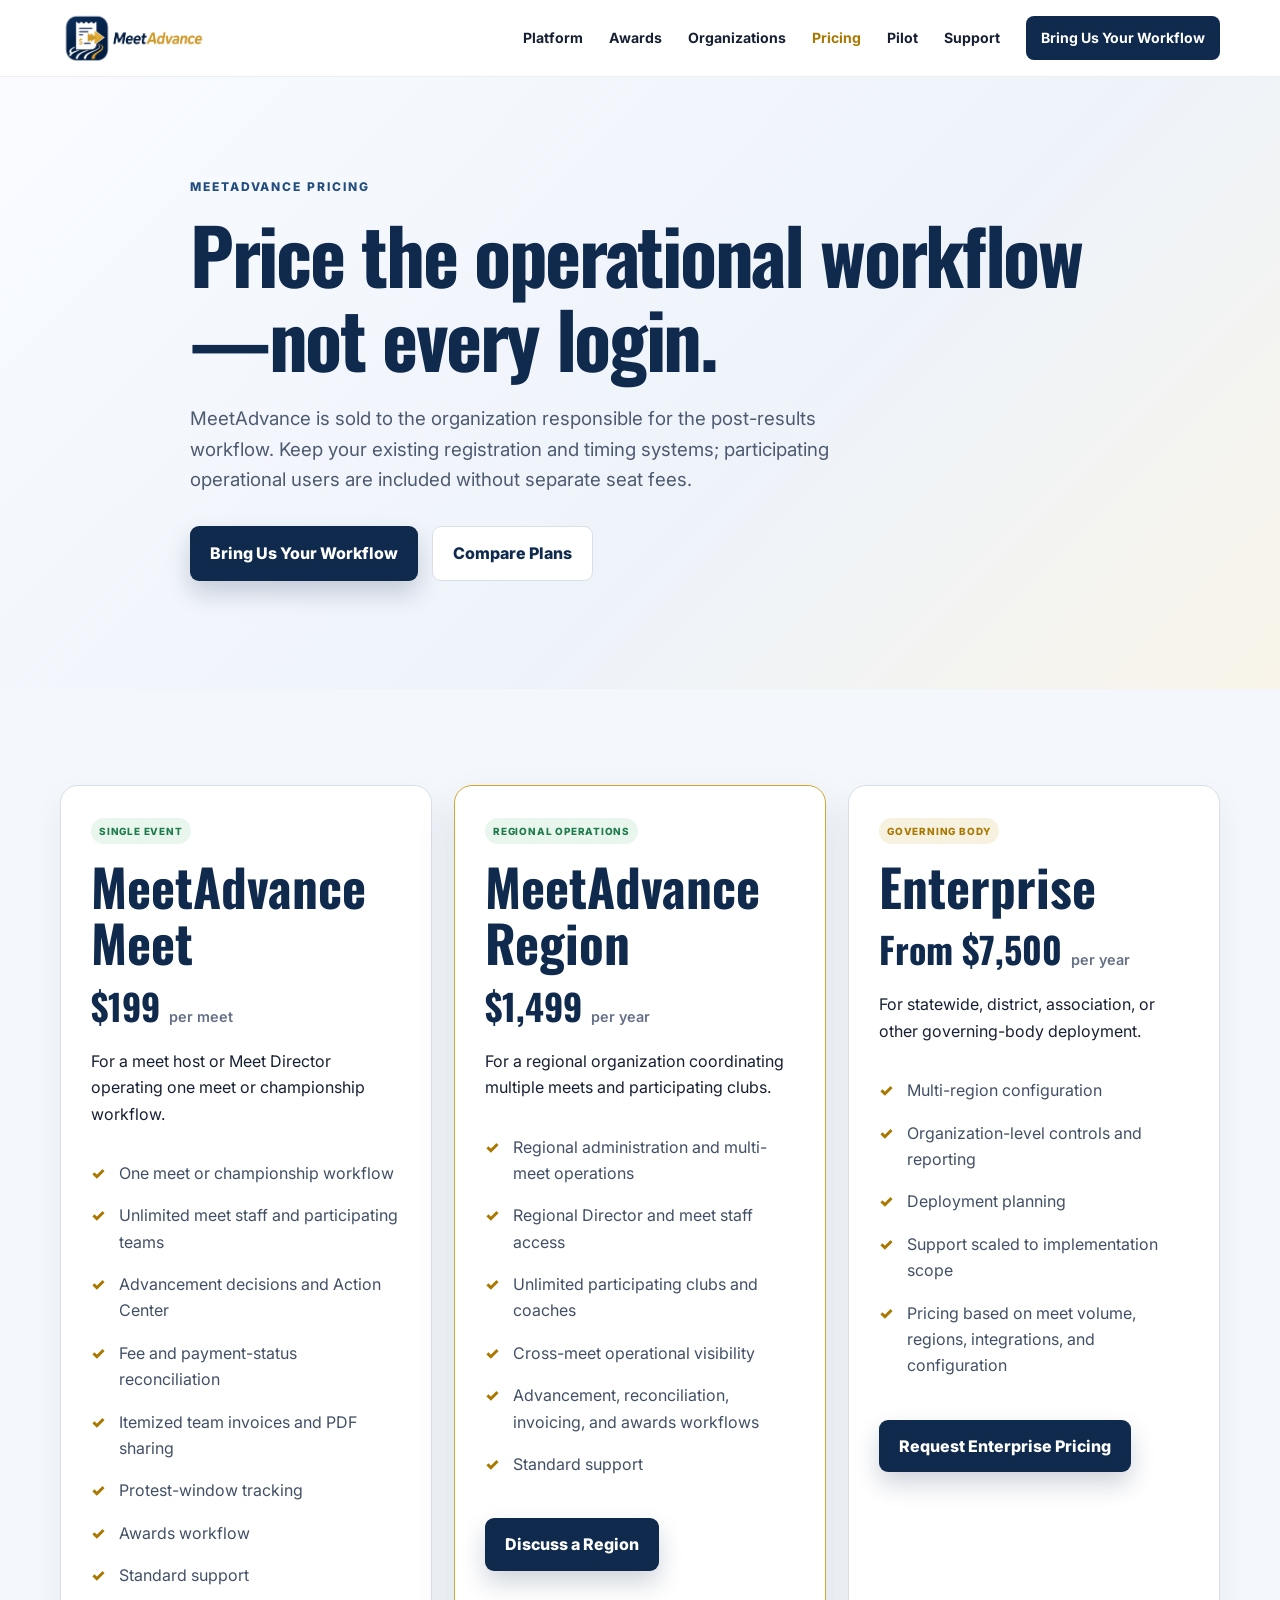
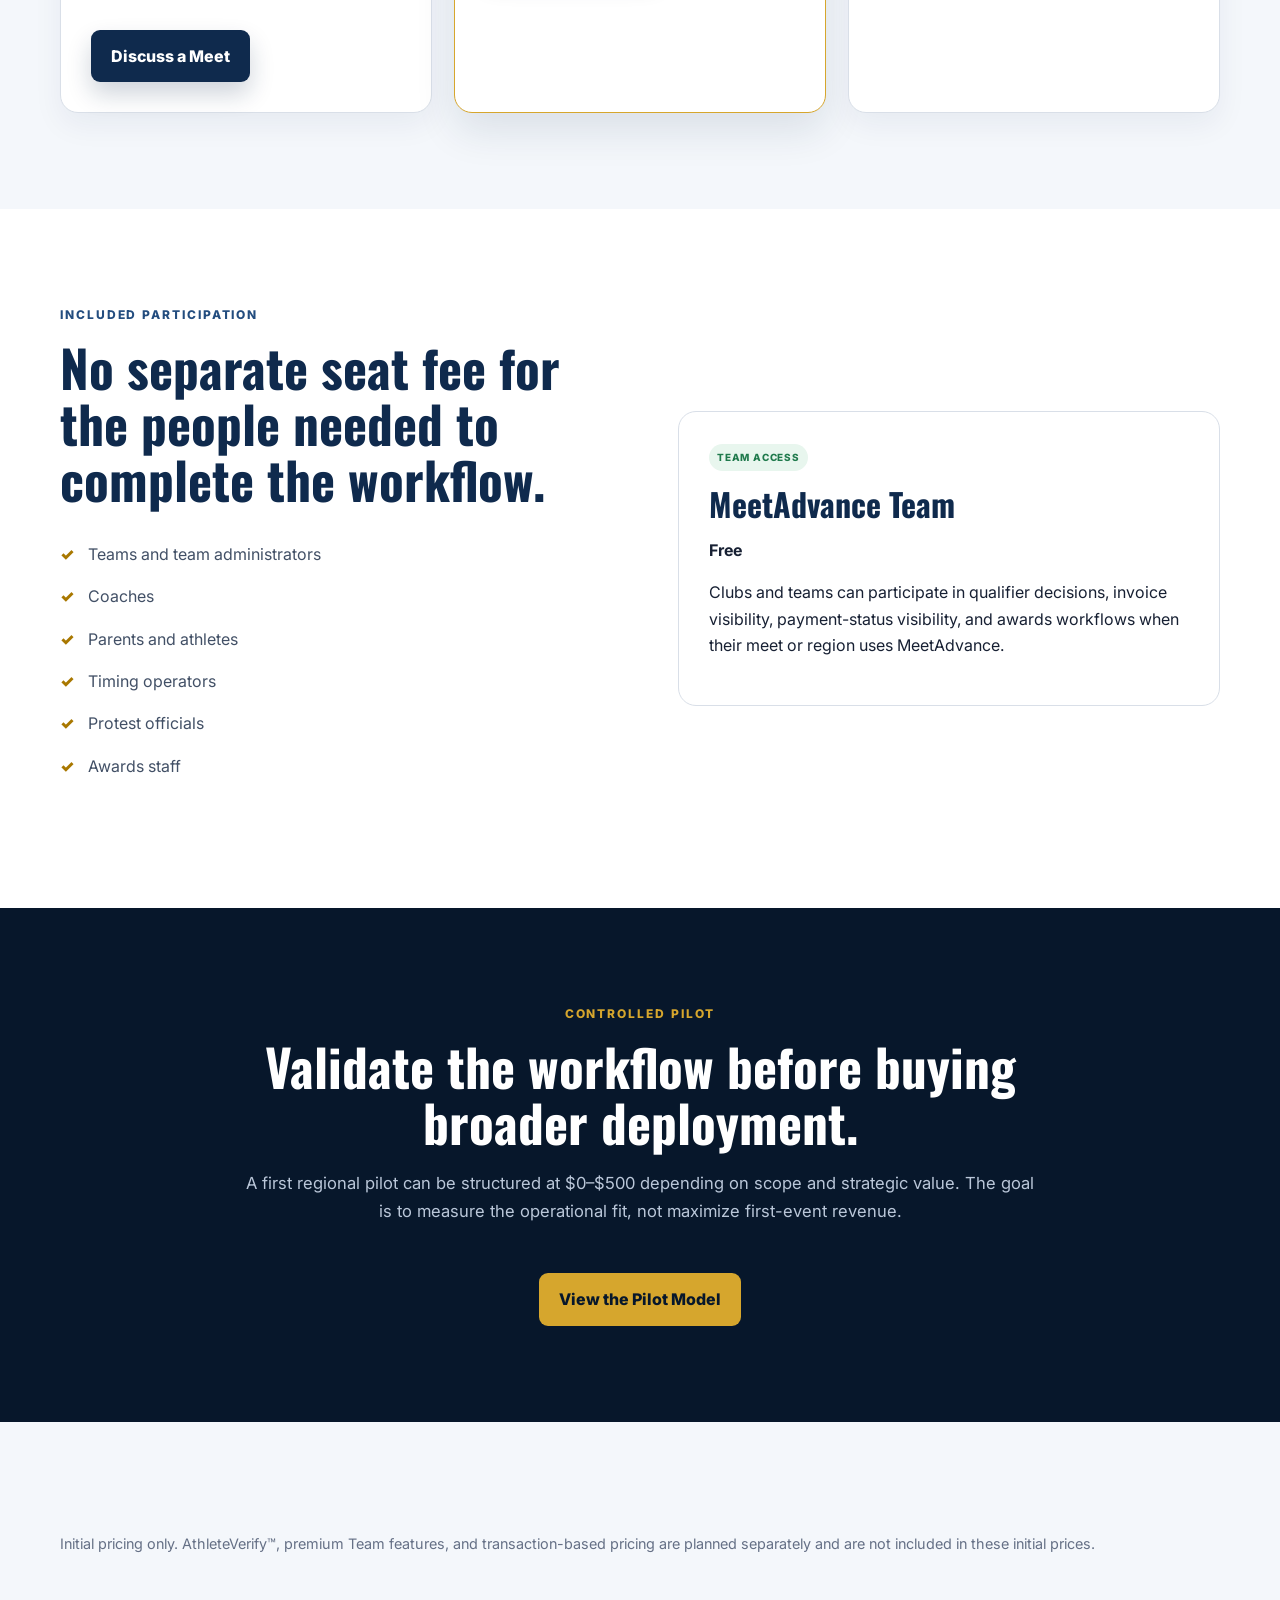
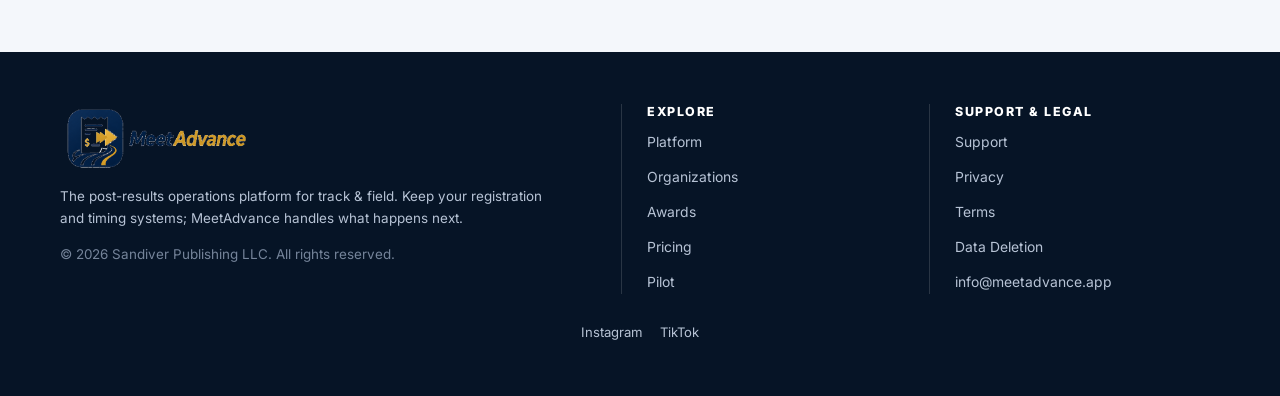
<file: pricing.html>
<!DOCTYPE html>
<html lang="en"><head><meta charset="utf-8"/><meta content="width=device-width, initial-scale=1.0" name="viewport"/><meta content="MeetAdvance pricing for meet hosts, regional organizations, and governing bodies. Simple workflow-based pricing without separate per-seat fees for participating teams and operational users." name="description"/><meta content="#0f2a4d" name="theme-color"/><link href="https://meetadvance.app/pricing.html" rel="canonical"/><meta content="Pricing | MeetAdvance" property="og:title"/><meta content="MeetAdvance Meet is $199 per meet, MeetAdvance Region is $1,499 per year, and governing-body deployments start around $7,500 per year." property="og:description"/><meta content="website" property="og:type"/><meta content="https://meetadvance.app/pricing.html" property="og:url"/><meta content="https://meetadvance.app/assets/meetadvance-social-preview.png" property="og:image"/><meta content="summary_large_image" name="twitter:card"/><title>Pricing | MeetAdvance</title><link href="assets/favicon.png" rel="icon" type="image/png"/><link href="assets/apple-touch-icon.png" rel="apple-touch-icon"/><link href="https://fonts.googleapis.com" rel="preconnect"/><link crossorigin="" href="https://fonts.gstatic.com" rel="preconnect"/><link href="https://fonts.googleapis.com/css2?family=Inter:wght@400;500;600;700;800&amp;family=Oswald:wght@500;600;700&amp;display=swap" rel="stylesheet"/><link href="assets/styles.css?v=2.5" rel="stylesheet"/></head><body><header class="site-header"><div class="container nav-wrap"><a aria-label="MeetAdvance home" class="brand" href="index.html"><img alt="MeetAdvance" class="brand-logo" src="assets/meetadvance-logo-transparent.png"/></a><button aria-controls="main-nav" aria-expanded="false" aria-label="Toggle navigation" class="menu-toggle">Menu</button><nav aria-label="Primary navigation" class="main-nav" id="main-nav"><a class="" href="index.html#platform">Platform</a><a class="" href="awards.html">Awards</a><a class="" href="organizations.html">Organizations</a><a class="active" href="pricing.html">Pricing</a><a class="" href="pilot.html">Pilot</a><a class="" href="support.html">Support</a><a class="nav-cta" href="pilot.html#pilot-form">Bring Us Your Workflow</a></nav></div></header><main><section class="page-hero"><div class="container narrow reveal"><p class="eyebrow">MeetAdvance pricing</p><h1>Price the operational workflow—not every login.</h1><p class="hero-lead">MeetAdvance is sold to the organization responsible for the post-results workflow. Keep your existing registration and timing systems; participating operational users are included without separate seat fees.</p><div class="hero-actions"><a class="button button-primary" href="pilot.html#pilot-form">Bring Us Your Workflow</a><a class="button button-secondary" href="#plans">Compare Plans</a></div></div></section><section class="section section-light" id="plans"><div class="container"><div class="pricing-grid"><article class="pricing-card reveal"><span class="status-pill current">Single event</span><h2>MeetAdvance Meet</h2><p class="price-line">$199 <small>per meet</small></p><p>For a meet host or Meet Director operating one meet or championship workflow.</p><ul class="feature-list"><li>One meet or championship workflow</li><li>Unlimited meet staff and participating teams</li><li>Advancement decisions and Action Center</li><li>Fee and payment-status reconciliation</li><li>Itemized team invoices and PDF sharing</li><li>Protest-window tracking</li><li>Awards workflow</li><li>Standard support</li></ul><a class="button button-primary" href="pilot.html#pilot-form">Discuss a Meet</a></article><article class="pricing-card featured reveal"><span class="status-pill current">Regional operations</span><h2>MeetAdvance Region</h2><p class="price-line">$1,499 <small>per year</small></p><p>For a regional organization coordinating multiple meets and participating clubs.</p><ul class="feature-list"><li>Regional administration and multi-meet operations</li><li>Regional Director and meet staff access</li><li>Unlimited participating clubs and coaches</li><li>Cross-meet operational visibility</li><li>Advancement, reconciliation, invoicing, and awards workflows</li><li>Standard support</li></ul><a class="button button-primary" href="pilot.html#pilot-form">Discuss a Region</a></article><article class="pricing-card reveal"><span class="status-pill planned">Governing body</span><h2>Enterprise</h2><p class="price-line">From $7,500 <small>per year</small></p><p>For statewide, district, association, or other governing-body deployment.</p><ul class="feature-list"><li>Multi-region configuration</li><li>Organization-level controls and reporting</li><li>Deployment planning</li><li>Support scaled to implementation scope</li><li>Pricing based on meet volume, regions, integrations, and configuration</li></ul><a class="button button-primary" href="pilot.html#pilot-form">Request Enterprise Pricing</a></article></div></div></section><section class="section"><div class="container split-grid"><div class="reveal"><p class="eyebrow">Included participation</p><h2>No separate seat fee for the people needed to complete the workflow.</h2><ul class="feature-list"><li>Teams and team administrators</li><li>Coaches</li><li>Parents and athletes</li><li>Timing operators</li><li>Protest officials</li><li>Awards staff</li></ul></div><div class="comparison-card reveal"><span class="status-pill current">Team access</span><h3>MeetAdvance Team</h3><p><strong>Free</strong></p><p>Clubs and teams can participate in qualifier decisions, invoice visibility, payment-status visibility, and awards workflows when their meet or region uses MeetAdvance.</p></div></div></section><section class="section section-navy"><div class="container"><div class="section-heading reveal"><p class="eyebrow gold">Controlled pilot</p><h2>Validate the workflow before buying broader deployment.</h2><p>A first regional pilot can be structured at $0–$500 depending on scope and strategic value. The goal is to measure the operational fit, not maximize first-event revenue.</p></div><div class="center-cta"><a class="button button-gold" href="pilot.html">View the Pilot Model</a></div></div></section><section class="section section-light"><div class="container"><p class="workflow-caption">Initial pricing only. AthleteVerify™, premium Team features, and transaction-based pricing are planned separately and are not included in these initial prices.</p></div></section></main><footer class="site-footer"><div class="container footer-grid"><div><a href="index.html"><img alt="MeetAdvance" class="footer-logo" src="assets/meetadvance-logo-transparent.png"/></a><p>The post-results operations platform for track &amp; field. Keep your registration and timing systems; MeetAdvance handles what happens next.</p><p class="copyright">© <span id="year"></span> Sandiver Publishing LLC. All rights reserved.</p></div><div class="footer-column"><h3>Explore</h3><div class="footer-links"><a href="index.html#platform">Platform</a><a href="organizations.html">Organizations</a><a href="awards.html">Awards</a><a href="pricing.html">Pricing</a><a href="pilot.html">Pilot</a></div></div><div class="footer-column"><h3>Support &amp; Legal</h3><div class="footer-links"><a href="support.html">Support</a><a href="privacy.html">Privacy</a><a href="terms.html">Terms</a><a href="data-deletion.html">Data Deletion</a><a href="mailto:info@meetadvance.app">info@meetadvance.app</a></div></div></div><div class="footer-social"><a aria-label="MeetAdvance on Instagram" href="https://instagram.com/meetadvance" rel="noopener noreferrer" target="_blank">Instagram</a><a aria-label="MeetAdvance on TikTok" href="https://tiktok.com/@meetadvance" rel="noopener noreferrer" target="_blank">TikTok</a></div></footer><script src="assets/site.js?v=3.0"></script></body></html>
</file>
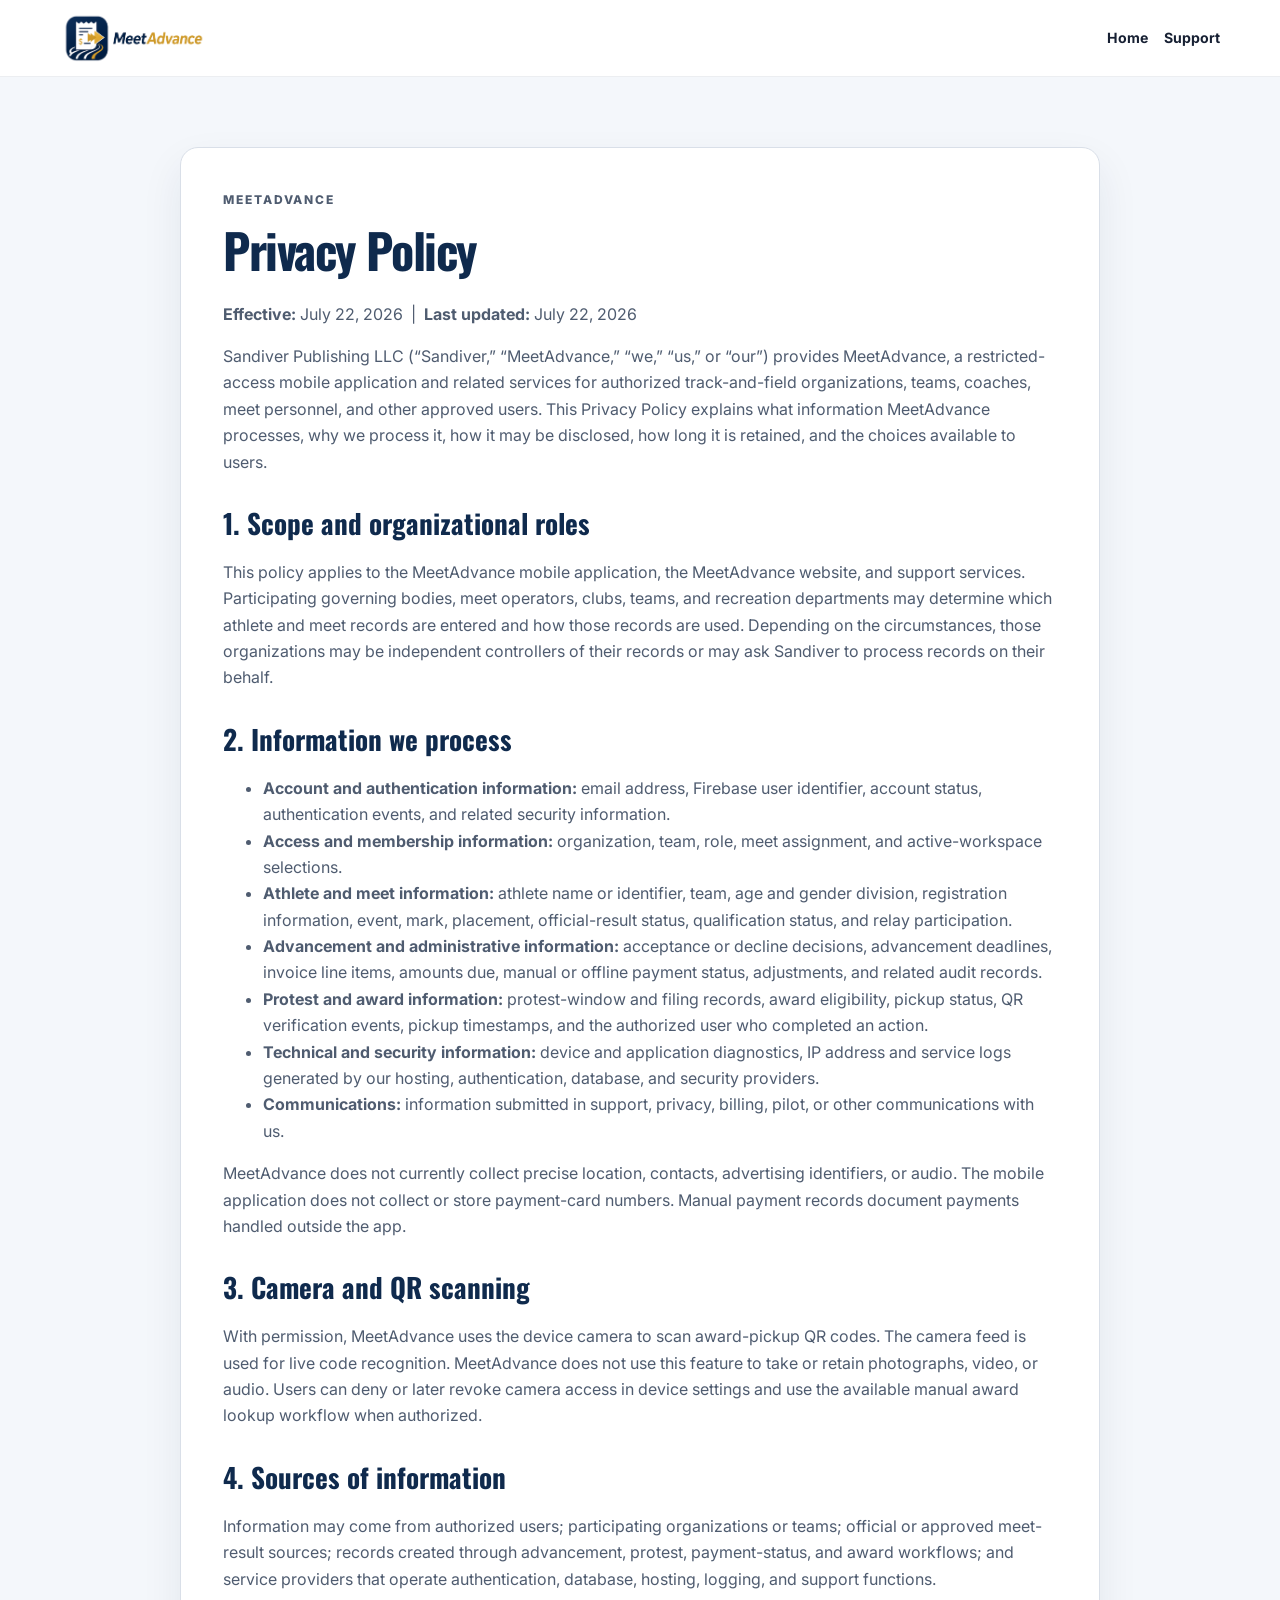
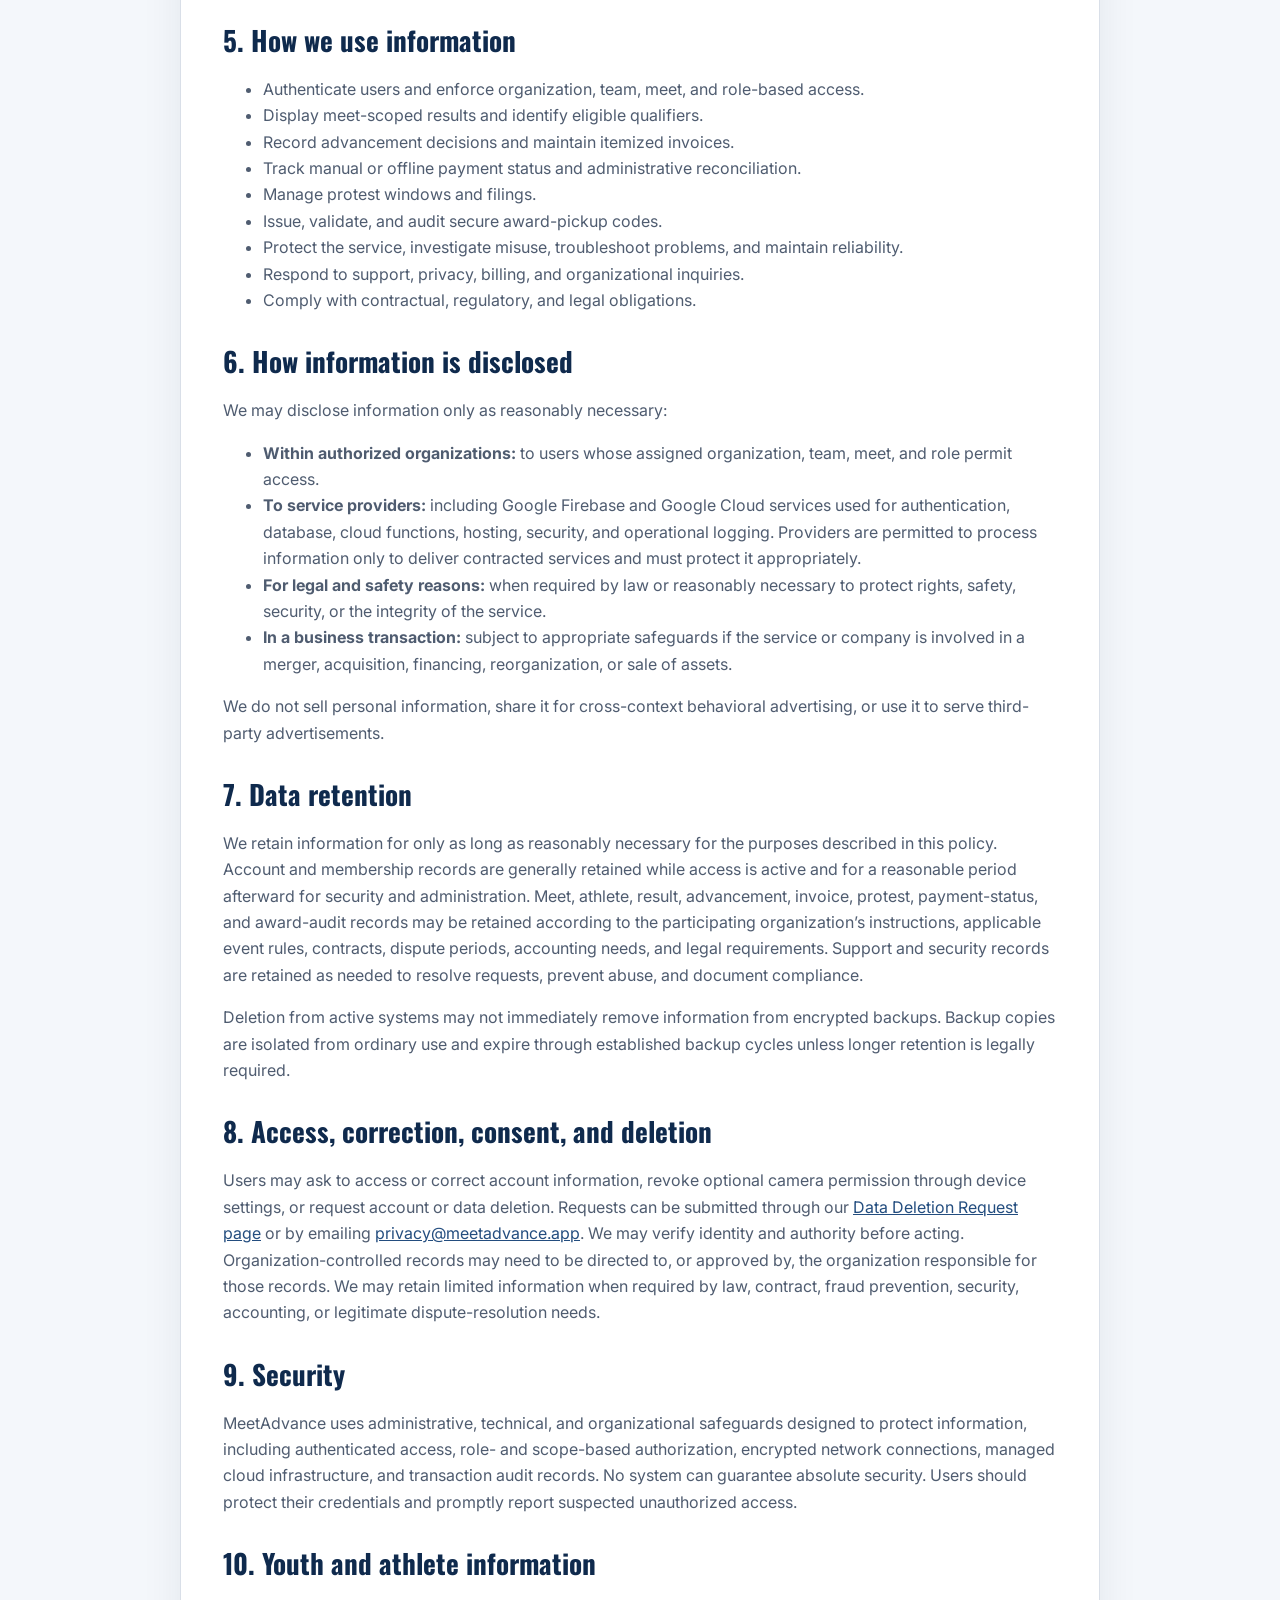
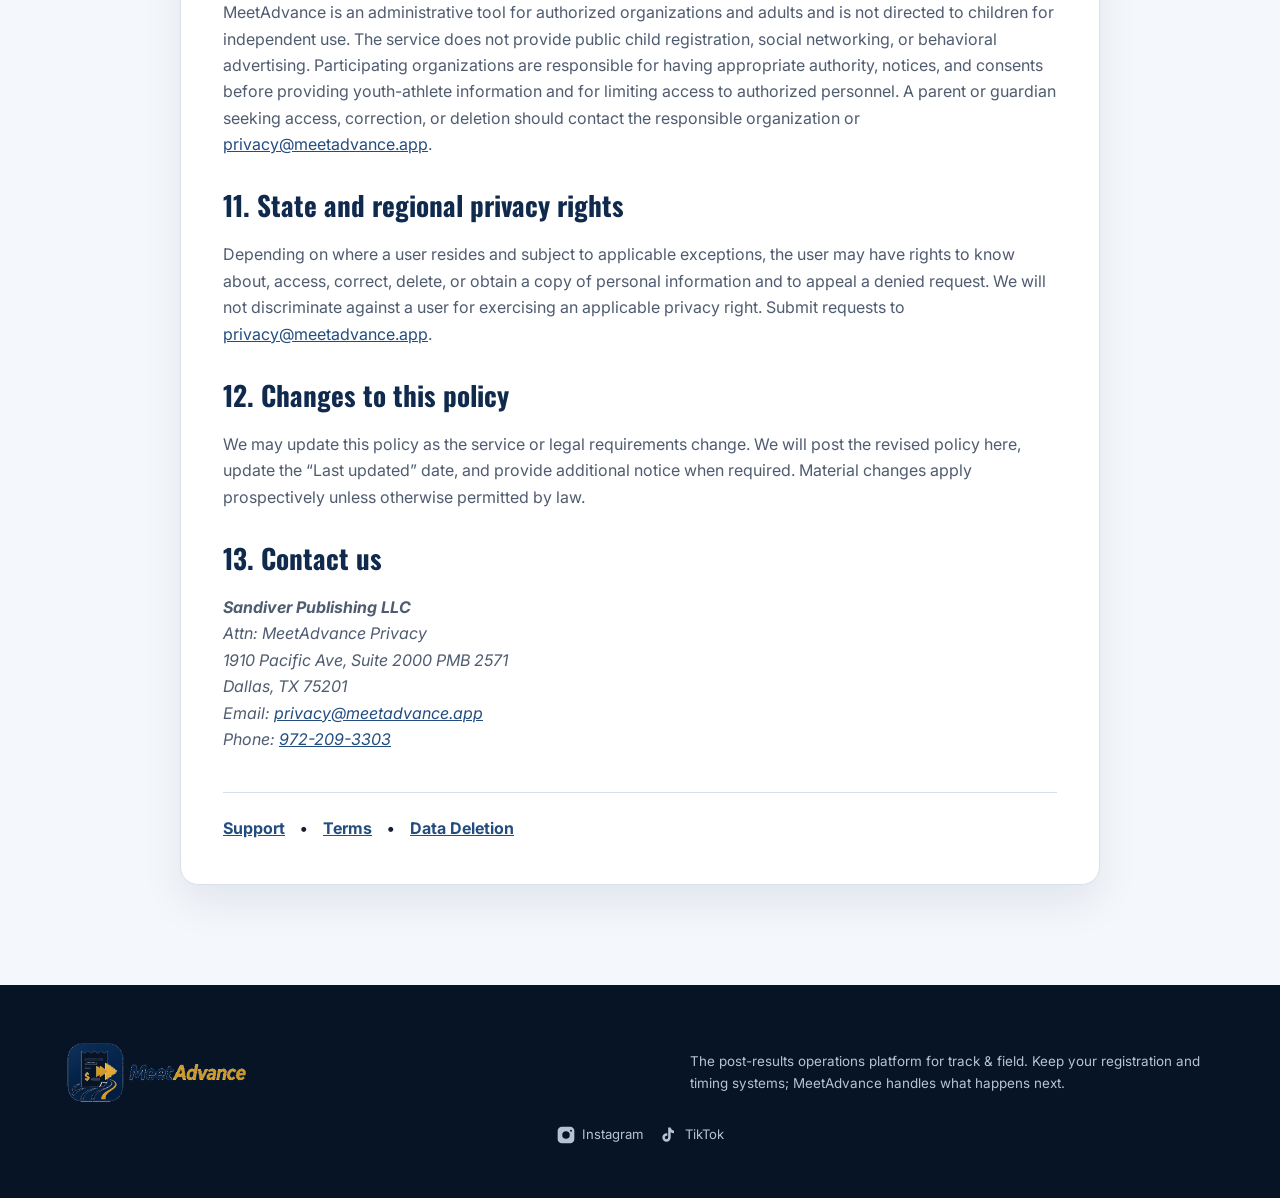
<file: privacy.html>
<!DOCTYPE html>

<html lang="en">
<head>
<meta charset="utf-8"/>
<meta content="width=device-width, initial-scale=1.0" name="viewport"/>
<meta content="MeetAdvance Privacy Policy describing how account, meet, athlete, payment-status, protest, and award-pickup information is handled." name="description"/>
<title>Privacy Policy | MeetAdvance</title>
<link href="assets/favicon.png" rel="icon" type="image/png"/>
<link href="assets/apple-touch-icon.png" rel="apple-touch-icon"/>
<link href="https://fonts.googleapis.com" rel="preconnect"/>
<link crossorigin="" href="https://fonts.gstatic.com" rel="preconnect"/>
<link href="https://fonts.googleapis.com/css2?family=Inter:wght@400;500;600;700;800&amp;family=Oswald:wght@500;600;700&amp;display=swap" rel="stylesheet"/>
<link href="assets/styles.css?v=2.4" rel="stylesheet"/>
</head>
<body>
<header class="site-header">
<div class="container nav-wrap legal-nav-wrap">
<a aria-label="MeetAdvance home" class="brand" href="index.html"><img alt="MeetAdvance" class="brand-logo" src="assets/meetadvance-logo-transparent.png"/></a>
<nav class="main-nav legal-nav"><a href="index.html">Home</a><a href="support.html">Support</a></nav>
</div>
</header>
<main class="legal-main">
<div class="container">
<article class="legal-card">
<p class="eyebrow">MeetAdvance</p>
<h1>Privacy Policy</h1>
<p class="legal-meta"><strong>Effective:</strong> July 22, 2026  |  <strong>Last updated:</strong> July 22, 2026</p>
<p>Sandiver Publishing LLC (“Sandiver,” “MeetAdvance,” “we,” “us,” or “our”) provides MeetAdvance, a restricted-access mobile application and related services for authorized track-and-field organizations, teams, coaches, meet personnel, and other approved users. This Privacy Policy explains what information MeetAdvance processes, why we process it, how it may be disclosed, how long it is retained, and the choices available to users.</p>
<h2>1. Scope and organizational roles</h2>
<p>This policy applies to the MeetAdvance mobile application, the MeetAdvance website, and support services. Participating governing bodies, meet operators, clubs, teams, and recreation departments may determine which athlete and meet records are entered and how those records are used. Depending on the circumstances, those organizations may be independent controllers of their records or may ask Sandiver to process records on their behalf.</p>
<h2>2. Information we process</h2>
<ul>
<li><strong>Account and authentication information:</strong> email address, Firebase user identifier, account status, authentication events, and related security information.</li>
<li><strong>Access and membership information:</strong> organization, team, role, meet assignment, and active-workspace selections.</li>
<li><strong>Athlete and meet information:</strong> athlete name or identifier, team, age and gender division, registration information, event, mark, placement, official-result status, qualification status, and relay participation.</li>
<li><strong>Advancement and administrative information:</strong> acceptance or decline decisions, advancement deadlines, invoice line items, amounts due, manual or offline payment status, adjustments, and related audit records.</li>
<li><strong>Protest and award information:</strong> protest-window and filing records, award eligibility, pickup status, QR verification events, pickup timestamps, and the authorized user who completed an action.</li>
<li><strong>Technical and security information:</strong> device and application diagnostics, IP address and service logs generated by our hosting, authentication, database, and security providers.</li>
<li><strong>Communications:</strong> information submitted in support, privacy, billing, pilot, or other communications with us.</li>
</ul>
<p>MeetAdvance does not currently collect precise location, contacts, advertising identifiers, or audio. The mobile application does not collect or store payment-card numbers. Manual payment records document payments handled outside the app.</p>
<h2>3. Camera and QR scanning</h2>
<p>With permission, MeetAdvance uses the device camera to scan award-pickup QR codes. The camera feed is used for live code recognition. MeetAdvance does not use this feature to take or retain photographs, video, or audio. Users can deny or later revoke camera access in device settings and use the available manual award lookup workflow when authorized.</p>
<h2>4. Sources of information</h2>
<p>Information may come from authorized users; participating organizations or teams; official or approved meet-result sources; records created through advancement, protest, payment-status, and award workflows; and service providers that operate authentication, database, hosting, logging, and support functions.</p>
<h2>5. How we use information</h2>
<ul>
<li>Authenticate users and enforce organization, team, meet, and role-based access.</li>
<li>Display meet-scoped results and identify eligible qualifiers.</li>
<li>Record advancement decisions and maintain itemized invoices.</li>
<li>Track manual or offline payment status and administrative reconciliation.</li>
<li>Manage protest windows and filings.</li>
<li>Issue, validate, and audit secure award-pickup codes.</li>
<li>Protect the service, investigate misuse, troubleshoot problems, and maintain reliability.</li>
<li>Respond to support, privacy, billing, and organizational inquiries.</li>
<li>Comply with contractual, regulatory, and legal obligations.</li>
</ul>
<h2>6. How information is disclosed</h2>
<p>We may disclose information only as reasonably necessary:</p>
<ul>
<li><strong>Within authorized organizations:</strong> to users whose assigned organization, team, meet, and role permit access.</li>
<li><strong>To service providers:</strong> including Google Firebase and Google Cloud services used for authentication, database, cloud functions, hosting, security, and operational logging. Providers are permitted to process information only to deliver contracted services and must protect it appropriately.</li>
<li><strong>For legal and safety reasons:</strong> when required by law or reasonably necessary to protect rights, safety, security, or the integrity of the service.</li>
<li><strong>In a business transaction:</strong> subject to appropriate safeguards if the service or company is involved in a merger, acquisition, financing, reorganization, or sale of assets.</li>
</ul>
<p>We do not sell personal information, share it for cross-context behavioral advertising, or use it to serve third-party advertisements.</p>
<h2>7. Data retention</h2>
<p>We retain information for only as long as reasonably necessary for the purposes described in this policy. Account and membership records are generally retained while access is active and for a reasonable period afterward for security and administration. Meet, athlete, result, advancement, invoice, protest, payment-status, and award-audit records may be retained according to the participating organization’s instructions, applicable event rules, contracts, dispute periods, accounting needs, and legal requirements. Support and security records are retained as needed to resolve requests, prevent abuse, and document compliance.</p>
<p>Deletion from active systems may not immediately remove information from encrypted backups. Backup copies are isolated from ordinary use and expire through established backup cycles unless longer retention is legally required.</p>
<h2>8. Access, correction, consent, and deletion</h2>
<p>Users may ask to access or correct account information, revoke optional camera permission through device settings, or request account or data deletion. Requests can be submitted through our <a href="data-deletion.html">Data Deletion Request page</a> or by emailing <a href="mailto:privacy@meetadvance.app">privacy@meetadvance.app</a>. We may verify identity and authority before acting. Organization-controlled records may need to be directed to, or approved by, the organization responsible for those records. We may retain limited information when required by law, contract, fraud prevention, security, accounting, or legitimate dispute-resolution needs.</p>
<h2>9. Security</h2>
<p>MeetAdvance uses administrative, technical, and organizational safeguards designed to protect information, including authenticated access, role- and scope-based authorization, encrypted network connections, managed cloud infrastructure, and transaction audit records. No system can guarantee absolute security. Users should protect their credentials and promptly report suspected unauthorized access.</p>
<h2>10. Youth and athlete information</h2>
<p>MeetAdvance is an administrative tool for authorized organizations and adults and is not directed to children for independent use. The service does not provide public child registration, social networking, or behavioral advertising. Participating organizations are responsible for having appropriate authority, notices, and consents before providing youth-athlete information and for limiting access to authorized personnel. A parent or guardian seeking access, correction, or deletion should contact the responsible organization or <a href="mailto:privacy@meetadvance.app">privacy@meetadvance.app</a>.</p>
<h2>11. State and regional privacy rights</h2>
<p>Depending on where a user resides and subject to applicable exceptions, the user may have rights to know about, access, correct, delete, or obtain a copy of personal information and to appeal a denied request. We will not discriminate against a user for exercising an applicable privacy right. Submit requests to <a href="mailto:privacy@meetadvance.app">privacy@meetadvance.app</a>.</p>
<h2>12. Changes to this policy</h2>
<p>We may update this policy as the service or legal requirements change. We will post the revised policy here, update the “Last updated” date, and provide additional notice when required. Material changes apply prospectively unless otherwise permitted by law.</p>
<h2>13. Contact us</h2>
<address>
<strong>Sandiver Publishing LLC</strong><br/>
          Attn: MeetAdvance Privacy<br/>
          1910 Pacific Ave, Suite 2000 PMB 2571<br/>
          Dallas, TX 75201<br/>
          Email: <a href="mailto:privacy@meetadvance.app">privacy@meetadvance.app</a><br/>
          Phone: <a href="tel:+19722093303">972-209-3303</a>
</address>
<nav aria-label="Legal and support links" class="legal-links">
<a href="support.html">Support</a>
<span aria-hidden="true" class="legal-link-separator">•</span>
<a href="terms.html">Terms</a>
<span aria-hidden="true" class="legal-link-separator">•</span>
<a href="data-deletion.html">Data Deletion</a>
</nav>
</article>
</div>
</main>
<footer class="site-footer"><div class="container legal-footer"><img alt="MeetAdvance" class="footer-logo" src="assets/meetadvance-logo-transparent.png"/><p>The post-results operations platform for track &amp; field. Keep your registration and timing systems; MeetAdvance handles what happens next.</p></div>
<div class="footer-social" style="display:flex;gap:16px;justify-content:center;margin-top:16px">
<a aria-label="Instagram" href="https://instagram.com/meetadvance" style="display:flex;align-items:center;gap:6px;text-decoration:none;color:inherit" target="_blank"><svg fill="currentColor" height="20" viewbox="0 0 24 24" width="20" xmlns="http://www.w3.org/2000/svg"><path d="M7 2h10a5 5 0 0 1 5 5v10a5 5 0 0 1-5 5H7a5 5 0 0 1-5-5V7a5 5 0 0 1 5-5zm5 5.5A4.5 4.5 0 1 0 16.5 12 4.5 4.5 0 0 0 12 7.5zm6-1.8a1.2 1.2 0 1 0 1.2 1.2A1.2 1.2 0 0 0 18 5.7z"></path></svg><span>Instagram</span></a>
<a aria-label="TikTok" href="https://tiktok.com/@meetadvance" style="display:flex;align-items:center;gap:6px;text-decoration:none;color:inherit" target="_blank"><svg fill="currentColor" height="20" viewbox="0 0 24 24" width="20" xmlns="http://www.w3.org/2000/svg"><path d="M14 3c.5 2 2 3.5 4 4v3a7 7 0 0 1-4-1.2V15a5 5 0 1 1-5-5h1v3h-1a2 2 0 1 0 2 2V3h3z"></path></svg><span>TikTok</span></a>
</div>
</footer>
<script src="assets/site.js?v=3.0"></script></body>
</html>
</file>
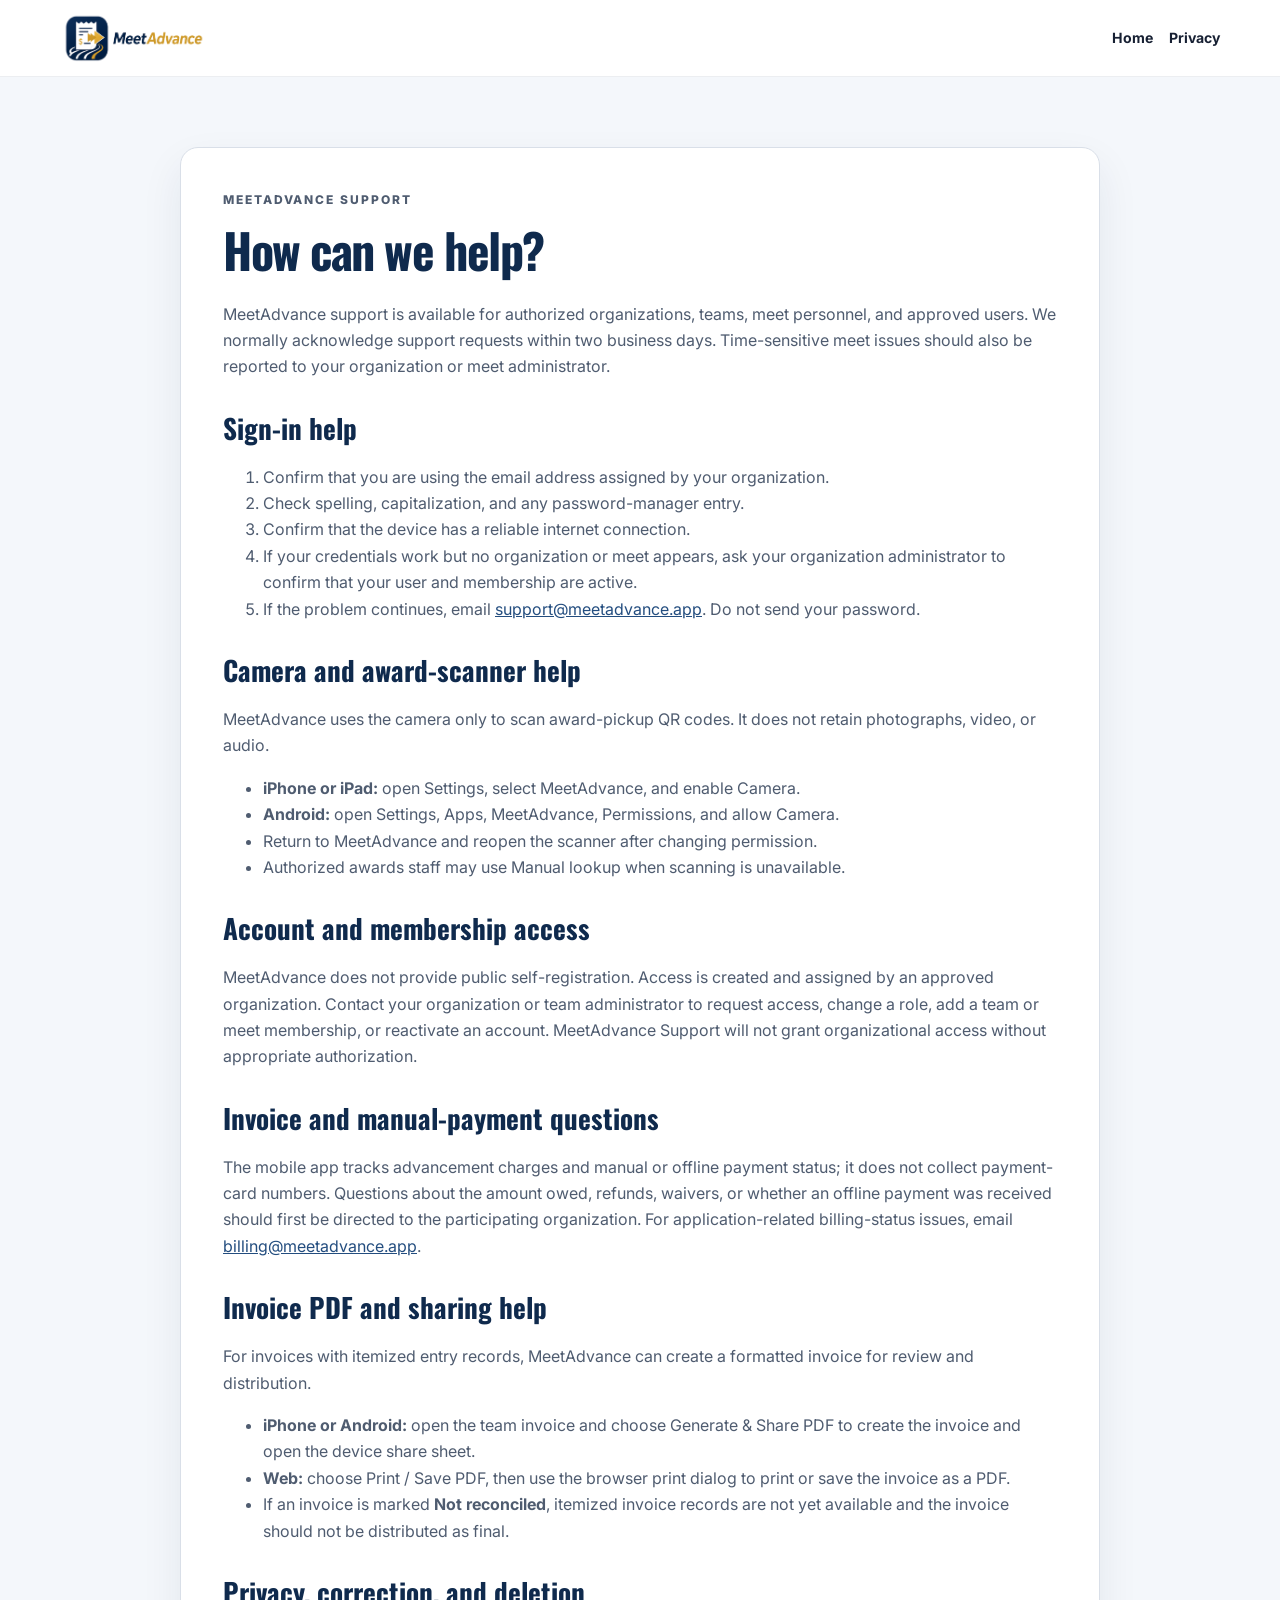
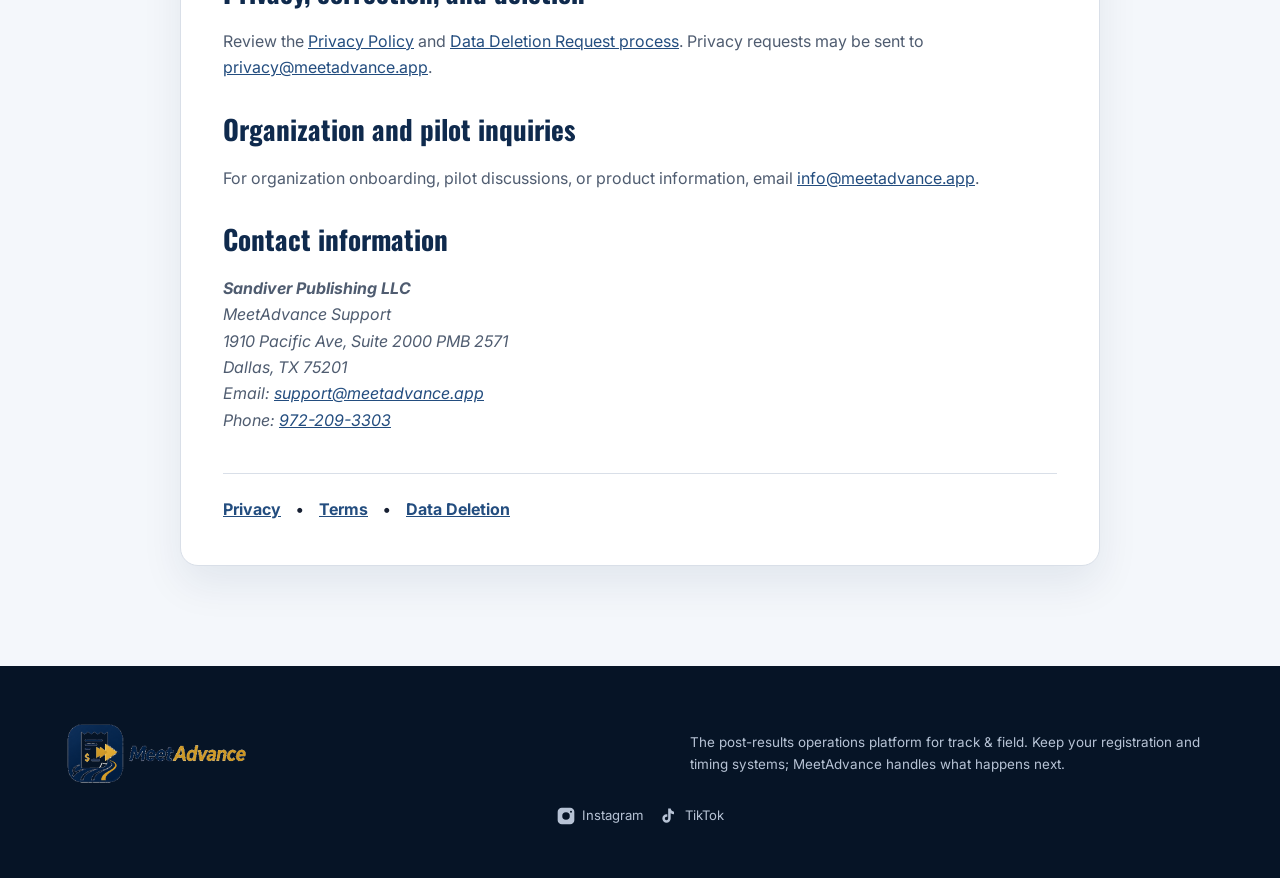
<file: support.html>
<!DOCTYPE html>

<html lang="en">
<head>
<meta charset="utf-8"/>
<meta content="width=device-width, initial-scale=1.0" name="viewport"/>
<meta content="MeetAdvance support, sign-in help, camera troubleshooting, access requests, billing-status questions, and privacy contacts." name="description"/>
<title>Support | MeetAdvance</title>
<link href="assets/favicon.png" rel="icon" type="image/png"/>
<link href="assets/apple-touch-icon.png" rel="apple-touch-icon"/>
<link href="https://fonts.googleapis.com" rel="preconnect"/>
<link crossorigin="" href="https://fonts.gstatic.com" rel="preconnect"/>
<link href="https://fonts.googleapis.com/css2?family=Inter:wght@400;500;600;700;800&amp;family=Oswald:wght@500;600;700&amp;display=swap" rel="stylesheet"/>
<link href="assets/styles.css?v=2.4" rel="stylesheet"/>
</head>
<body>
<header class="site-header">
<div class="container nav-wrap legal-nav-wrap">
<a aria-label="MeetAdvance home" class="brand" href="index.html"><img alt="MeetAdvance" class="brand-logo" src="assets/meetadvance-logo-transparent.png"/></a>
<nav class="main-nav legal-nav"><a href="index.html">Home</a><a href="privacy.html">Privacy</a></nav>
</div>
</header>
<main class="legal-main">
<div class="container">
<article class="legal-card">
<p class="eyebrow">MeetAdvance Support</p>
<h1>How can we help?</h1>
<p>MeetAdvance support is available for authorized organizations, teams, meet personnel, and approved users. We normally acknowledge support requests within two business days. Time-sensitive meet issues should also be reported to your organization or meet administrator.</p>
<h2>Sign-in help</h2>
<ol>
<li>Confirm that you are using the email address assigned by your organization.</li>
<li>Check spelling, capitalization, and any password-manager entry.</li>
<li>Confirm that the device has a reliable internet connection.</li>
<li>If your credentials work but no organization or meet appears, ask your organization administrator to confirm that your user and membership are active.</li>
<li>If the problem continues, email <a href="mailto:support@meetadvance.app?subject=MeetAdvance%20Sign-In%20Help">support@meetadvance.app</a>. Do not send your password.</li>
</ol>
<h2>Camera and award-scanner help</h2>
<p>MeetAdvance uses the camera only to scan award-pickup QR codes. It does not retain photographs, video, or audio.</p>
<ul>
<li><strong>iPhone or iPad:</strong> open Settings, select MeetAdvance, and enable Camera.</li>
<li><strong>Android:</strong> open Settings, Apps, MeetAdvance, Permissions, and allow Camera.</li>
<li>Return to MeetAdvance and reopen the scanner after changing permission.</li>
<li>Authorized awards staff may use Manual lookup when scanning is unavailable.</li>
</ul>
<h2>Account and membership access</h2>
<p>MeetAdvance does not provide public self-registration. Access is created and assigned by an approved organization. Contact your organization or team administrator to request access, change a role, add a team or meet membership, or reactivate an account. MeetAdvance Support will not grant organizational access without appropriate authorization.</p>
<h2>Invoice and manual-payment questions</h2>
<p>The mobile app tracks advancement charges and manual or offline payment status; it does not collect payment-card numbers. Questions about the amount owed, refunds, waivers, or whether an offline payment was received should first be directed to the participating organization. For application-related billing-status issues, email <a href="mailto:billing@meetadvance.app">billing@meetadvance.app</a>.</p>
<h2>Invoice PDF and sharing help</h2>
<p>For invoices with itemized entry records, MeetAdvance can create a formatted invoice for review and distribution.</p>
<ul>
<li><strong>iPhone or Android:</strong> open the team invoice and choose Generate &amp; Share PDF to create the invoice and open the device share sheet.</li>
<li><strong>Web:</strong> choose Print / Save PDF, then use the browser print dialog to print or save the invoice as a PDF.</li>
<li>If an invoice is marked <strong>Not reconciled</strong>, itemized invoice records are not yet available and the invoice should not be distributed as final.</li>
</ul>
<h2>Privacy, correction, and deletion</h2>
<p>Review the <a href="privacy.html">Privacy Policy</a> and <a href="data-deletion.html">Data Deletion Request process</a>. Privacy requests may be sent to <a href="mailto:privacy@meetadvance.app">privacy@meetadvance.app</a>.</p>
<h2>Organization and pilot inquiries</h2>
<p>For organization onboarding, pilot discussions, or product information, email <a href="mailto:info@meetadvance.app">info@meetadvance.app</a>.</p>
<h2>Contact information</h2>
<address>
<strong>Sandiver Publishing LLC</strong><br/>
          MeetAdvance Support<br/>
          1910 Pacific Ave, Suite 2000 PMB 2571<br/>
          Dallas, TX 75201<br/>
          Email: <a href="mailto:support@meetadvance.app">support@meetadvance.app</a><br/>
          Phone: <a href="tel:+19722093303">972-209-3303</a>
</address>
<nav aria-label="Legal and support links" class="legal-links">
<a href="privacy.html">Privacy</a>
<span aria-hidden="true" class="legal-link-separator">•</span>
<a href="terms.html">Terms</a>
<span aria-hidden="true" class="legal-link-separator">•</span>
<a href="data-deletion.html">Data Deletion</a>
</nav>
</article>
</div>
</main>
<footer class="site-footer"><div class="container legal-footer"><img alt="MeetAdvance" class="footer-logo" src="assets/meetadvance-logo-transparent.png"/><p>The post-results operations platform for track &amp; field. Keep your registration and timing systems; MeetAdvance handles what happens next.</p></div>
<div class="footer-social" style="display:flex;gap:16px;justify-content:center;margin-top:16px">
<a aria-label="Instagram" href="https://instagram.com/meetadvance" style="display:flex;align-items:center;gap:6px;text-decoration:none;color:inherit" target="_blank"><svg fill="currentColor" height="20" viewbox="0 0 24 24" width="20" xmlns="http://www.w3.org/2000/svg"><path d="M7 2h10a5 5 0 0 1 5 5v10a5 5 0 0 1-5 5H7a5 5 0 0 1-5-5V7a5 5 0 0 1 5-5zm5 5.5A4.5 4.5 0 1 0 16.5 12 4.5 4.5 0 0 0 12 7.5zm6-1.8a1.2 1.2 0 1 0 1.2 1.2A1.2 1.2 0 0 0 18 5.7z"></path></svg><span>Instagram</span></a>
<a aria-label="TikTok" href="https://tiktok.com/@meetadvance" style="display:flex;align-items:center;gap:6px;text-decoration:none;color:inherit" target="_blank"><svg fill="currentColor" height="20" viewbox="0 0 24 24" width="20" xmlns="http://www.w3.org/2000/svg"><path d="M14 3c.5 2 2 3.5 4 4v3a7 7 0 0 1-4-1.2V15a5 5 0 1 1-5-5h1v3h-1a2 2 0 1 0 2 2V3h3z"></path></svg><span>TikTok</span></a>
</div>
</footer>
<script src="assets/site.js?v=3.0"></script></body>
</html>
</file>
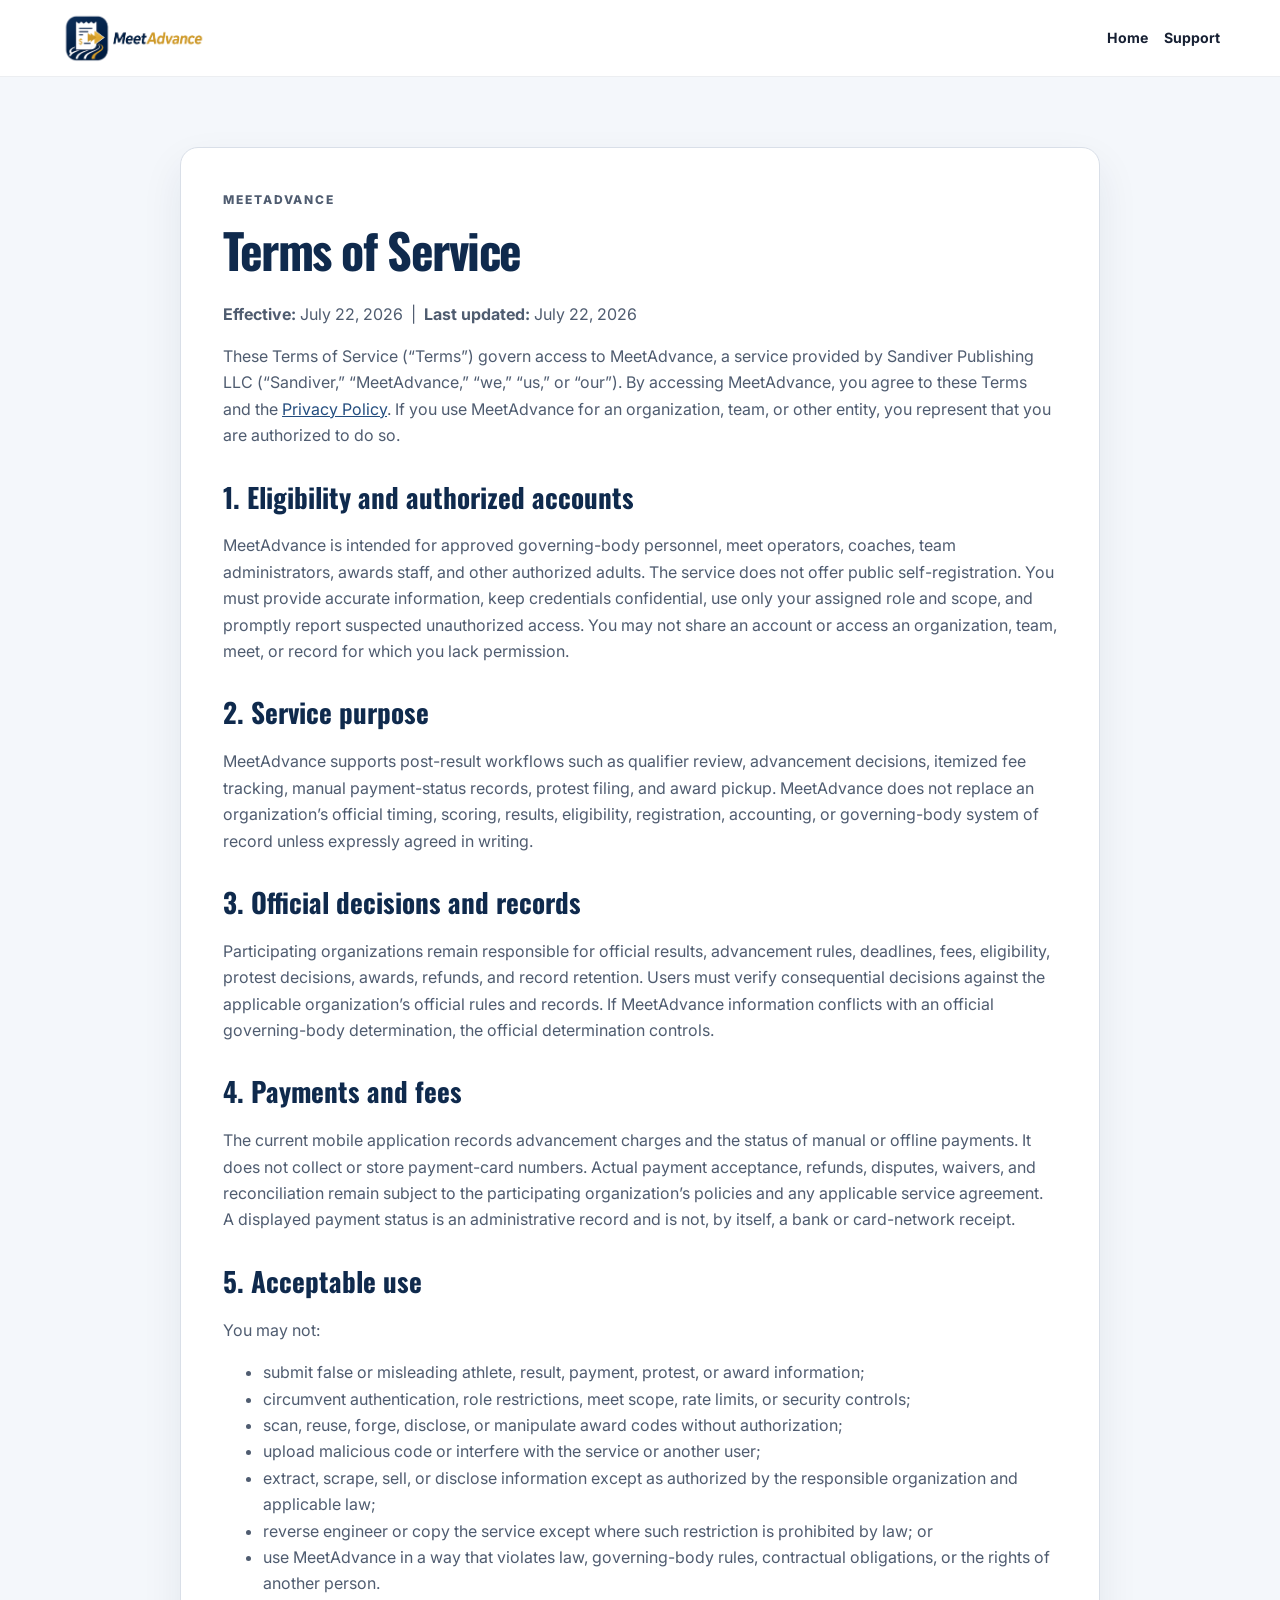
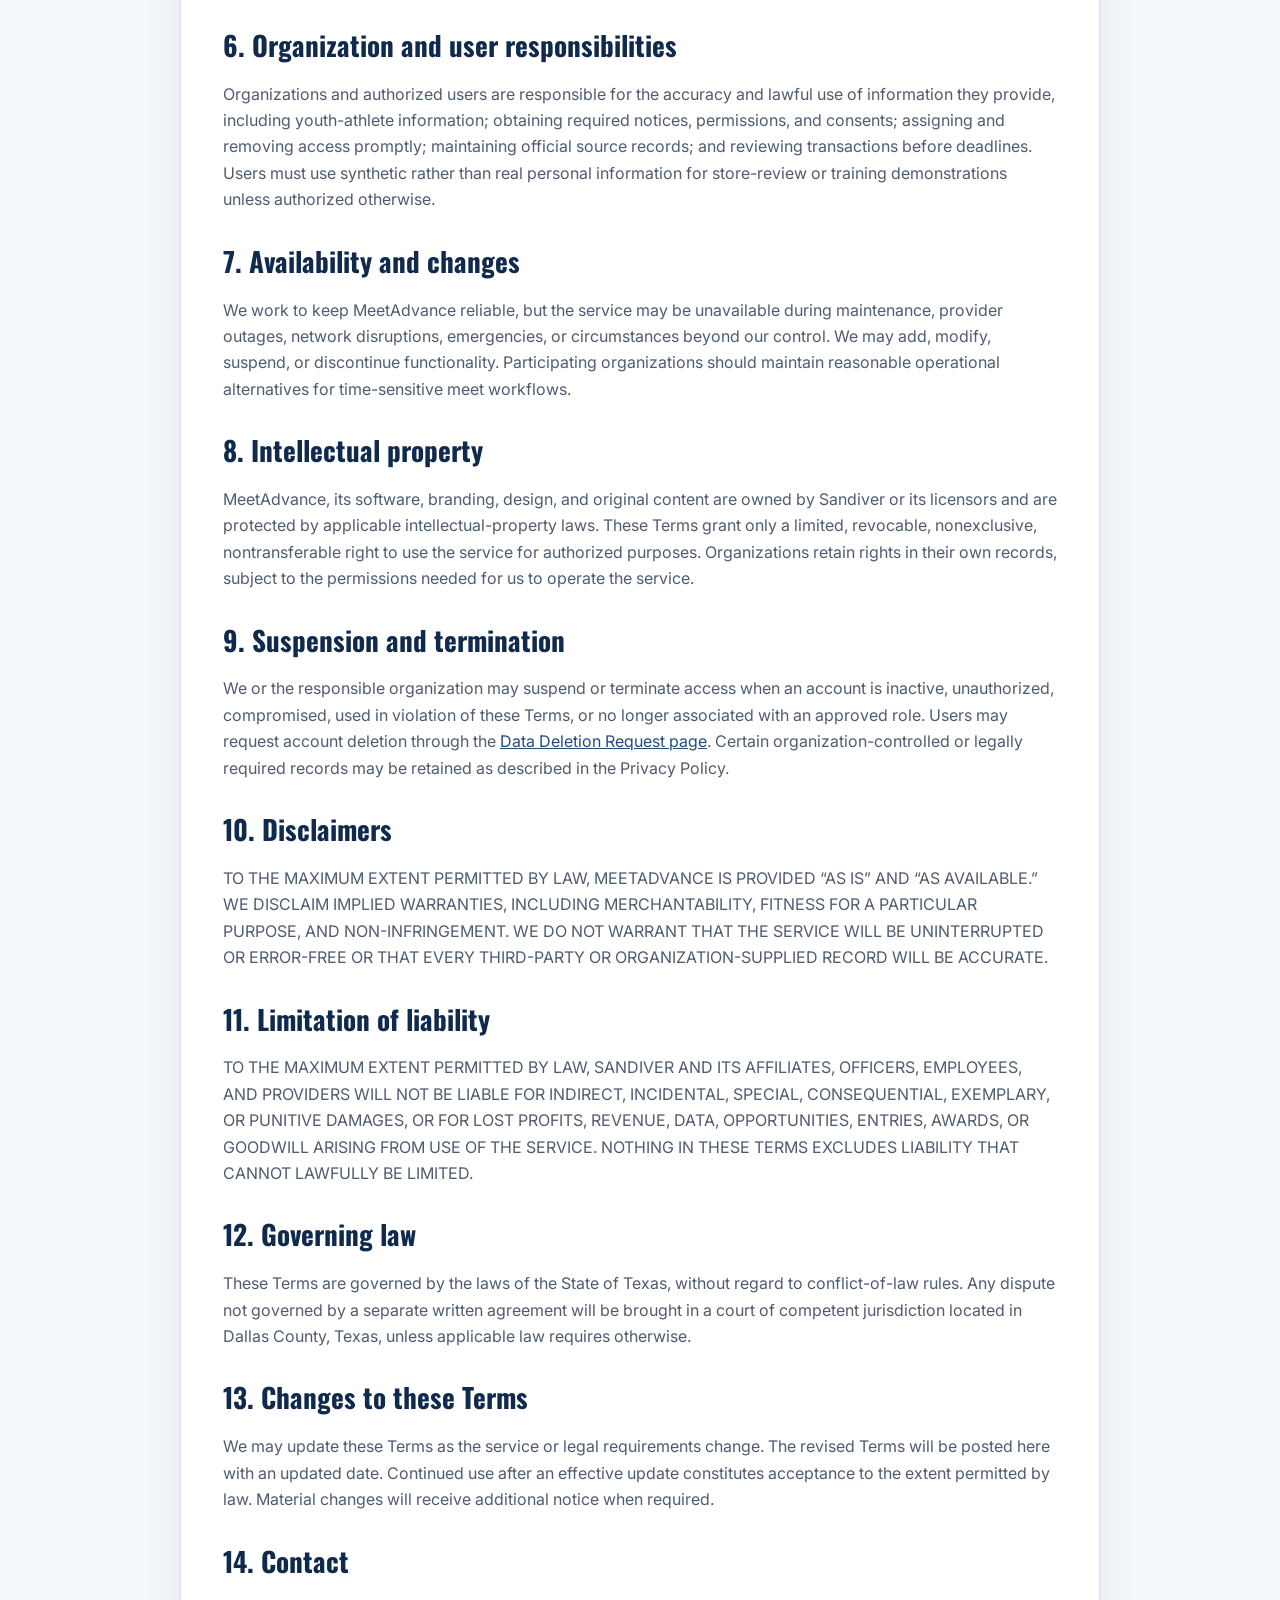
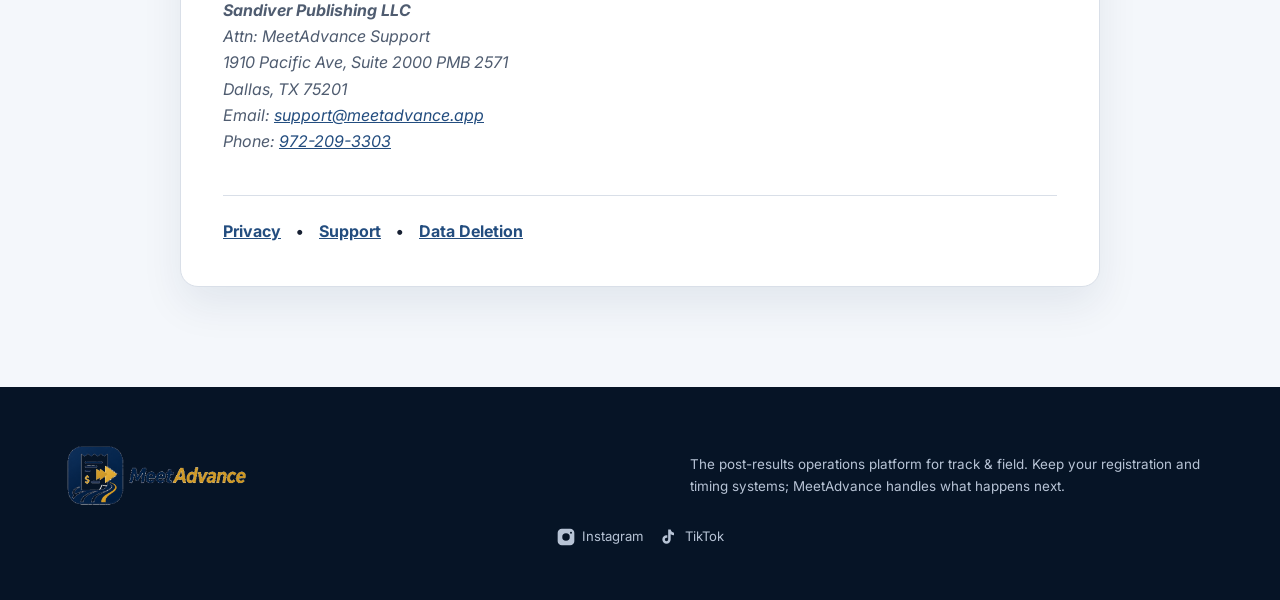
<file: terms.html>
<!DOCTYPE html>

<html lang="en">
<head>
<meta charset="utf-8"/>
<meta content="width=device-width, initial-scale=1.0" name="viewport"/>
<meta content="Terms governing authorized access to the MeetAdvance mobile application and services." name="description"/>
<title>Terms of Service | MeetAdvance</title>
<link href="assets/favicon.png" rel="icon" type="image/png"/>
<link href="assets/apple-touch-icon.png" rel="apple-touch-icon"/>
<link href="https://fonts.googleapis.com" rel="preconnect"/>
<link crossorigin="" href="https://fonts.gstatic.com" rel="preconnect"/>
<link href="https://fonts.googleapis.com/css2?family=Inter:wght@400;500;600;700;800&amp;family=Oswald:wght@500;600;700&amp;display=swap" rel="stylesheet"/>
<link href="assets/styles.css?v=2.4" rel="stylesheet"/>
</head>
<body>
<header class="site-header">
<div class="container nav-wrap legal-nav-wrap">
<a aria-label="MeetAdvance home" class="brand" href="index.html"><img alt="MeetAdvance" class="brand-logo" src="assets/meetadvance-logo-transparent.png"/></a>
<nav class="main-nav legal-nav"><a href="index.html">Home</a><a href="support.html">Support</a></nav>
</div>
</header>
<main class="legal-main">
<div class="container">
<article class="legal-card">
<p class="eyebrow">MeetAdvance</p>
<h1>Terms of Service</h1>
<p class="legal-meta"><strong>Effective:</strong> July 22, 2026  |  <strong>Last updated:</strong> July 22, 2026</p>
<p>These Terms of Service (“Terms”) govern access to MeetAdvance, a service provided by Sandiver Publishing LLC (“Sandiver,” “MeetAdvance,” “we,” “us,” or “our”). By accessing MeetAdvance, you agree to these Terms and the <a href="privacy.html">Privacy Policy</a>. If you use MeetAdvance for an organization, team, or other entity, you represent that you are authorized to do so.</p>
<h2>1. Eligibility and authorized accounts</h2>
<p>MeetAdvance is intended for approved governing-body personnel, meet operators, coaches, team administrators, awards staff, and other authorized adults. The service does not offer public self-registration. You must provide accurate information, keep credentials confidential, use only your assigned role and scope, and promptly report suspected unauthorized access. You may not share an account or access an organization, team, meet, or record for which you lack permission.</p>
<h2>2. Service purpose</h2>
<p>MeetAdvance supports post-result workflows such as qualifier review, advancement decisions, itemized fee tracking, manual payment-status records, protest filing, and award pickup. MeetAdvance does not replace an organization’s official timing, scoring, results, eligibility, registration, accounting, or governing-body system of record unless expressly agreed in writing.</p>
<h2>3. Official decisions and records</h2>
<p>Participating organizations remain responsible for official results, advancement rules, deadlines, fees, eligibility, protest decisions, awards, refunds, and record retention. Users must verify consequential decisions against the applicable organization’s official rules and records. If MeetAdvance information conflicts with an official governing-body determination, the official determination controls.</p>
<h2>4. Payments and fees</h2>
<p>The current mobile application records advancement charges and the status of manual or offline payments. It does not collect or store payment-card numbers. Actual payment acceptance, refunds, disputes, waivers, and reconciliation remain subject to the participating organization’s policies and any applicable service agreement. A displayed payment status is an administrative record and is not, by itself, a bank or card-network receipt.</p>
<h2>5. Acceptable use</h2>
<p>You may not:</p>
<ul>
<li>submit false or misleading athlete, result, payment, protest, or award information;</li>
<li>circumvent authentication, role restrictions, meet scope, rate limits, or security controls;</li>
<li>scan, reuse, forge, disclose, or manipulate award codes without authorization;</li>
<li>upload malicious code or interfere with the service or another user;</li>
<li>extract, scrape, sell, or disclose information except as authorized by the responsible organization and applicable law;</li>
<li>reverse engineer or copy the service except where such restriction is prohibited by law; or</li>
<li>use MeetAdvance in a way that violates law, governing-body rules, contractual obligations, or the rights of another person.</li>
</ul>
<h2>6. Organization and user responsibilities</h2>
<p>Organizations and authorized users are responsible for the accuracy and lawful use of information they provide, including youth-athlete information; obtaining required notices, permissions, and consents; assigning and removing access promptly; maintaining official source records; and reviewing transactions before deadlines. Users must use synthetic rather than real personal information for store-review or training demonstrations unless authorized otherwise.</p>
<h2>7. Availability and changes</h2>
<p>We work to keep MeetAdvance reliable, but the service may be unavailable during maintenance, provider outages, network disruptions, emergencies, or circumstances beyond our control. We may add, modify, suspend, or discontinue functionality. Participating organizations should maintain reasonable operational alternatives for time-sensitive meet workflows.</p>
<h2>8. Intellectual property</h2>
<p>MeetAdvance, its software, branding, design, and original content are owned by Sandiver or its licensors and are protected by applicable intellectual-property laws. These Terms grant only a limited, revocable, nonexclusive, nontransferable right to use the service for authorized purposes. Organizations retain rights in their own records, subject to the permissions needed for us to operate the service.</p>
<h2>9. Suspension and termination</h2>
<p>We or the responsible organization may suspend or terminate access when an account is inactive, unauthorized, compromised, used in violation of these Terms, or no longer associated with an approved role. Users may request account deletion through the <a href="data-deletion.html">Data Deletion Request page</a>. Certain organization-controlled or legally required records may be retained as described in the Privacy Policy.</p>
<h2>10. Disclaimers</h2>
<p>TO THE MAXIMUM EXTENT PERMITTED BY LAW, MEETADVANCE IS PROVIDED “AS IS” AND “AS AVAILABLE.” WE DISCLAIM IMPLIED WARRANTIES, INCLUDING MERCHANTABILITY, FITNESS FOR A PARTICULAR PURPOSE, AND NON-INFRINGEMENT. WE DO NOT WARRANT THAT THE SERVICE WILL BE UNINTERRUPTED OR ERROR-FREE OR THAT EVERY THIRD-PARTY OR ORGANIZATION-SUPPLIED RECORD WILL BE ACCURATE.</p>
<h2>11. Limitation of liability</h2>
<p>TO THE MAXIMUM EXTENT PERMITTED BY LAW, SANDIVER AND ITS AFFILIATES, OFFICERS, EMPLOYEES, AND PROVIDERS WILL NOT BE LIABLE FOR INDIRECT, INCIDENTAL, SPECIAL, CONSEQUENTIAL, EXEMPLARY, OR PUNITIVE DAMAGES, OR FOR LOST PROFITS, REVENUE, DATA, OPPORTUNITIES, ENTRIES, AWARDS, OR GOODWILL ARISING FROM USE OF THE SERVICE. NOTHING IN THESE TERMS EXCLUDES LIABILITY THAT CANNOT LAWFULLY BE LIMITED.</p>
<h2>12. Governing law</h2>
<p>These Terms are governed by the laws of the State of Texas, without regard to conflict-of-law rules. Any dispute not governed by a separate written agreement will be brought in a court of competent jurisdiction located in Dallas County, Texas, unless applicable law requires otherwise.</p>
<h2>13. Changes to these Terms</h2>
<p>We may update these Terms as the service or legal requirements change. The revised Terms will be posted here with an updated date. Continued use after an effective update constitutes acceptance to the extent permitted by law. Material changes will receive additional notice when required.</p>
<h2>14. Contact</h2>
<address>
<strong>Sandiver Publishing LLC</strong><br/>
          Attn: MeetAdvance Support<br/>
          1910 Pacific Ave, Suite 2000 PMB 2571<br/>
          Dallas, TX 75201<br/>
          Email: <a href="mailto:support@meetadvance.app">support@meetadvance.app</a><br/>
          Phone: <a href="tel:+19722093303">972-209-3303</a>
</address>
<nav aria-label="Legal and support links" class="legal-links">
<a href="privacy.html">Privacy</a>
<span aria-hidden="true" class="legal-link-separator">•</span>
<a href="support.html">Support</a>
<span aria-hidden="true" class="legal-link-separator">•</span>
<a href="data-deletion.html">Data Deletion</a>
</nav>
</article>
</div>
</main>
<footer class="site-footer"><div class="container legal-footer"><img alt="MeetAdvance" class="footer-logo" src="assets/meetadvance-logo-transparent.png"/><p>The post-results operations platform for track &amp; field. Keep your registration and timing systems; MeetAdvance handles what happens next.</p></div>
<div class="footer-social" style="display:flex;gap:16px;justify-content:center;margin-top:16px">
<a aria-label="Instagram" href="https://instagram.com/meetadvance" style="display:flex;align-items:center;gap:6px;text-decoration:none;color:inherit" target="_blank"><svg fill="currentColor" height="20" viewbox="0 0 24 24" width="20" xmlns="http://www.w3.org/2000/svg"><path d="M7 2h10a5 5 0 0 1 5 5v10a5 5 0 0 1-5 5H7a5 5 0 0 1-5-5V7a5 5 0 0 1 5-5zm5 5.5A4.5 4.5 0 1 0 16.5 12 4.5 4.5 0 0 0 12 7.5zm6-1.8a1.2 1.2 0 1 0 1.2 1.2A1.2 1.2 0 0 0 18 5.7z"></path></svg><span>Instagram</span></a>
<a aria-label="TikTok" href="https://tiktok.com/@meetadvance" style="display:flex;align-items:center;gap:6px;text-decoration:none;color:inherit" target="_blank"><svg fill="currentColor" height="20" viewbox="0 0 24 24" width="20" xmlns="http://www.w3.org/2000/svg"><path d="M14 3c.5 2 2 3.5 4 4v3a7 7 0 0 1-4-1.2V15a5 5 0 1 1-5-5h1v3h-1a2 2 0 1 0 2 2V3h3z"></path></svg><span>TikTok</span></a>
</div>
</footer>
<script src="assets/site.js?v=3.0"></script></body>
</html>
</file>
<file: assets/styles.css>
:root{--navy:#0f2a4d;--navy2:#07172b;--blue:#234d7f;--gold:#d6a62d;--gold2:#a97800;--cream:#f7f1df;--light:#f4f7fb;--text:#172033;--muted:#657086;--white:#fff;--border:#d9dfe8;--success:#1f7a4c;--shadow:0 24px 60px rgba(13,29,54,.12)}
*{box-sizing:border-box}html{scroll-behavior:smooth}body{margin:0;font-family:Inter,sans-serif;color:var(--text);background:#fff;line-height:1.65}a{color:inherit;text-decoration:none}.container{width:min(1160px,calc(100% - 40px));margin:auto}.narrow{max-width:900px}.site-header{position:sticky;top:0;z-index:50;background:rgba(255,255,255,.94);backdrop-filter:blur(14px);border-bottom:1px solid rgba(15,42,77,.08)}.nav-wrap{height:76px;display:flex;align-items:center;justify-content:space-between}.brand{display:flex;align-items:center}.brand-logo{display:block;height:52px;width:auto;max-width:100%;aspect-ratio:1254/447;object-fit:contain;object-position:left center}.main-nav{display:flex;align-items:center;gap:26px;font-size:.88rem;font-weight:700}.main-nav a:hover,.main-nav a.active{color:var(--gold2)}.nav-cta{padding:10px 15px;background:var(--navy);color:#fff!important;border-radius:8px}.menu-toggle{display:none}.eyebrow{margin:0 0 14px;color:var(--blue);font-weight:800;font-size:.75rem;text-transform:uppercase;letter-spacing:.16em}.eyebrow.gold{color:var(--gold)}h1,h2,h3{font-family:Oswald,sans-serif;line-height:1.1;margin-top:0}h1{font-size:clamp(3.15rem,6vw,5.85rem);color:var(--navy);letter-spacing:-.03em;margin-bottom:24px}h2{font-size:clamp(2.2rem,4vw,3.75rem);color:var(--navy);margin-bottom:20px}h3{font-size:1.45rem;color:var(--navy)}.hero{padding:96px 0;background:radial-gradient(circle at 90% 10%,rgba(214,166,45,.2),transparent 32%),linear-gradient(135deg,#f9fbff,#eef3fa 56%,#f8f4e9)}.hero-grid{display:grid;grid-template-columns:1.05fr .95fr;align-items:center;gap:68px}.hero-lead{font-size:1.17rem;color:#4d5a70;max-width:700px}.hero-actions,.contact-actions{display:flex;gap:14px;flex-wrap:wrap;margin:30px 0 20px}.button{display:inline-flex;justify-content:center;align-items:center;padding:13px 20px;border-radius:9px;font-weight:800;transition:.2s ease}.button:hover{transform:translateY(-2px)}.button-primary{background:var(--navy);color:#fff;box-shadow:0 12px 25px rgba(15,42,77,.2)}.button-secondary{background:#fff;color:var(--navy);border:1px solid var(--border)}.button-gold{background:var(--gold);color:var(--navy2)}.button-outline-light{border:1px solid rgba(255,255,255,.35);color:#fff}.hero-note{color:var(--muted);font-size:.9rem}.operations-console,.award-visual{background:#fff;border:1px solid rgba(15,42,77,.08);border-radius:24px;padding:24px;box-shadow:var(--shadow)}.console-top{display:flex;justify-content:space-between;align-items:center;margin-bottom:18px}.console-top h3{margin:4px 0}.card-kicker,.panel-label{font-size:.7rem;text-transform:uppercase;letter-spacing:.12em;color:var(--muted);font-weight:800}.live-dot{background:#e8f6ee;color:var(--success);border-radius:999px;padding:6px 10px;font-size:.73rem;font-weight:800}.console-grid{display:grid;grid-template-columns:1fr 1fr;gap:11px}.console-stat{border:1px solid var(--border);border-radius:13px;padding:16px}.console-stat span,.console-stat small{display:block;color:var(--muted);font-size:.72rem}.console-stat strong{font:700 1.7rem Oswald;color:var(--navy)}.console-activity{display:grid;grid-template-columns:auto 1fr auto;align-items:center;gap:11px;border-top:1px solid var(--border);padding-top:15px;margin-top:15px}.console-activity small{display:block;color:var(--muted);font-size:.72rem}.console-activity time{font-size:.72rem;color:var(--muted)}.activity-icon{width:31px;height:31px;border-radius:50%;display:grid;place-items:center;background:var(--cream);color:var(--gold2);font-weight:900}.trust-strip{background:var(--navy);color:#fff}.trust-grid{min-height:78px;display:grid;grid-template-columns:auto repeat(4,1fr);align-items:center;gap:24px}.trust-grid span{color:#9fb0c7;font-size:.75rem;text-transform:uppercase;letter-spacing:.12em}.trust-grid strong{text-align:center;font-size:.84rem}.section{padding:96px 0}.section-light{background:var(--light)}.section-navy{background:var(--navy2);color:#fff}.section-heading{max-width:790px;margin:0 auto 48px;text-align:center}.section-heading p:last-child,.section-copy{color:var(--muted);font-size:1.04rem}.section-navy h2,.section-navy h3{color:#fff}.section-navy .section-heading p:last-child{color:#bac7d9}.module-grid{display:grid;grid-template-columns:repeat(4,1fr);gap:18px}.module-card{background:#fff;border:1px solid var(--border);border-radius:17px;padding:25px;position:relative}.module-card.featured{border-color:var(--gold);box-shadow:0 16px 40px rgba(214,166,45,.16)}.module-number{font-size:.77rem;color:var(--gold2);font-weight:800}.module-badge{position:absolute;right:16px;top:14px;background:var(--cream);color:var(--gold2);font-size:.62rem;font-weight:800;padding:5px 8px;border-radius:999px;text-transform:uppercase}.module-card h3{margin:15px 0 10px}.module-card p,.module-card li{color:var(--muted);font-size:.88rem}.module-card ul{padding-left:18px}.module-card a,.text-link{color:var(--blue);font-weight:800;font-size:.86rem}.split-grid{display:grid;grid-template-columns:1fr 1fr;align-items:center;gap:76px}.lifecycle{background:var(--light);border:1px solid var(--border);padding:26px;border-radius:20px}.lifecycle-source,.lifecycle-core{padding:16px;border-radius:13px;background:#fff;border:1px solid var(--border);display:grid;grid-template-columns:auto 1fr;gap:2px 12px;align-items:center}.lifecycle-source span,.lifecycle-core>span{grid-row:1/3;background:var(--cream);color:var(--gold2);width:35px;height:35px;border-radius:50%;display:grid;place-items:center;font-weight:800;font-size:.75rem}.lifecycle-source small{color:var(--muted)}.lifecycle i{display:block;text-align:center;color:var(--gold2);font-style:normal;font-weight:900}.lifecycle-core{background:var(--navy);color:#fff}.lifecycle-core strong{font-size:1.2rem}.lifecycle-tags{grid-column:2;display:flex;flex-wrap:wrap;gap:6px;margin-top:8px}.lifecycle-tags b{font-size:.65rem;background:rgba(255,255,255,.1);padding:5px 7px;border-radius:6px}.meet-type-grid,.comparison-grid{display:grid;grid-template-columns:1fr 1fr;gap:24px}.meet-type-card{background:rgba(255,255,255,.07);border:1px solid rgba(255,255,255,.14);border-radius:19px;padding:30px}.type-label{display:inline-block;color:var(--gold);font-size:.73rem;text-transform:uppercase;letter-spacing:.12em;font-weight:800}.meet-type-card h3{font-size:2rem;margin:15px 0}.meet-type-card p,.meet-type-card li{color:#c8d3e2}.organization-callout{background:linear-gradient(135deg,var(--cream),#fff);border:1px solid #eadfbf;border-radius:25px;padding:45px;display:grid;grid-template-columns:1fr .9fr;gap:30px 55px;align-items:center}.organization-callout .button{justify-self:start}.org-benefits{display:grid;grid-template-columns:1fr 1fr;gap:10px}.org-benefits span{background:#fff;border:1px solid #eadfbf;padding:11px;border-radius:9px;font-weight:700;font-size:.82rem}.outcome-grid,.audience-grid,.deployment-steps,.console-feature-grid{display:grid;grid-template-columns:repeat(4,1fr);gap:18px}.outcome-grid article,.audience-grid article,.deployment-steps article,.console-feature-grid article{background:#fff;border:1px solid var(--border);border-radius:15px;padding:23px}.outcome-grid strong{color:var(--gold2);font:700 1.9rem Oswald}.outcome-grid h3{margin:6px 0}.outcome-grid p,.audience-grid p,.deployment-steps p{color:var(--muted);font-size:.88rem}.contact-section{background:var(--navy)}.contact-box{display:flex;align-items:center;justify-content:space-between;gap:40px;color:#fff}.contact-box h2{color:#fff;margin-bottom:12px}.contact-box p:last-child{color:#cad4e3}.page-hero{padding:100px 0 88px;background:linear-gradient(135deg,#f9fbff,#eef3fa 60%,#f8f4e9)}.page-hero-grid{display:grid;grid-template-columns:1.1fr .9fr;gap:65px;align-items:center}.enterprise-panel,.inventory-panel{background:var(--cream);border:1px solid #e9dfc4;border-radius:20px;padding:28px}.panel-stat{display:flex;justify-content:space-between;padding:18px 0;border-bottom:1px solid #dfd4b8}.panel-stat:last-child{border-bottom:0}.panel-stat strong{color:var(--navy);font-size:1.25rem}.feature-list{list-style:none;padding:0;margin:25px 0}.feature-list li{position:relative;padding:8px 0 8px 28px;color:#425066}.feature-list li:before{content:'✓';position:absolute;left:0;color:var(--gold2);font-weight:900}.usecase-grid{display:grid;grid-template-columns:repeat(3,1fr);gap:20px}.usecase-grid article{background:rgba(255,255,255,.07);border:1px solid rgba(255,255,255,.14);padding:26px;border-radius:16px}.usecase-grid span{color:var(--gold);font-size:.73rem;font-weight:800;text-transform:uppercase}.usecase-grid p,.console-feature-grid p{color:#c6d2e1;font-size:.9rem}.deployment-steps b{color:var(--gold2)}.volume-band{background:var(--gold);color:var(--navy2)}.volume-band .container{min-height:84px;display:flex;align-items:center;justify-content:center;gap:12px;flex-wrap:wrap}.volume-band strong{font:700 1.35rem Oswald}.comparison-card{background:#fff;border:1px solid var(--border);border-radius:18px;padding:30px}.comparison-card h3{font-size:2rem;margin:15px 0}.comparison-card li{margin:9px 0;color:var(--muted)}.award-queue{border:1px solid var(--border);border-radius:14px;padding:18px}.award-queue span,.award-queue small{display:block;color:var(--muted);font-size:.72rem}.award-progress{height:8px;background:#e6ebf2;border-radius:999px;margin:18px 0;overflow:hidden}.award-progress i{height:100%;background:var(--gold);display:block}.award-counts{display:grid;grid-template-columns:repeat(3,1fr);gap:9px}.award-counts div{text-align:center;background:var(--light);border-radius:10px;padding:12px}.award-counts b,.award-counts span{display:block}.award-counts b{font:700 1.5rem Oswald;color:var(--navy)}.award-counts span{font-size:.68rem;color:var(--muted)}.scan-ready{margin-top:14px;background:#e8f6ee;color:var(--success);padding:10px;border-radius:9px;font-size:.77rem;font-weight:800;text-align:center}.inventory-head{margin-bottom:12px}.inventory-head span,.inventory-head b{display:block}.inventory-head span{font-size:.7rem;color:var(--muted);text-transform:uppercase}.inventory-row{display:grid;grid-template-columns:1fr auto;gap:3px 15px;padding:14px 0;border-bottom:1px solid #dfd4b8}.inventory-row em{grid-column:1/3;color:var(--muted);font-size:.72rem}.inventory-row.warning strong,.inventory-row.warning em{color:#a34b28}.console-feature-grid article{background:rgba(255,255,255,.07);border-color:rgba(255,255,255,.14)}.console-feature-grid b{color:var(--gold)}.site-footer{padding:52px 0;background:#061426;color:#b7c3d5}.footer-grid{display:grid;grid-template-columns:2fr 1fr 1.15fr;gap:55px}.footer-logo{display:block;height:68px;width:auto;max-width:100%;aspect-ratio:1254/447;object-fit:contain;object-position:left center}.site-footer p{max-width:530px;font-size:.84rem}.footer-column{padding-left:25px;border-left:1px solid rgba(255,255,255,.14)}.footer-column h3{color:#fff;font:800 .78rem Inter;text-transform:uppercase;letter-spacing:.12em}.footer-links{display:flex;flex-direction:column;gap:12px;font-size:.87rem}.footer-links a:hover{color:var(--gold)}.copyright{color:#75849a}.legal-main{min-height:70vh;padding:70px 0 100px;background:var(--light)}.legal-card{background:#fff;max-width:920px;margin:auto;border-radius:18px;padding:42px;border:1px solid var(--border);box-shadow:0 18px 42px rgba(15,42,77,.08)}.legal-card h1{font-size:3rem}.legal-card h2{font-size:1.7rem;margin-top:34px}.legal-card p,.legal-card li,.legal-card address{color:#4f5c70}.legal-card a{color:var(--blue);text-decoration:underline}.legal-links{display:flex;gap:15px;flex-wrap:wrap;margin-top:40px;padding-top:22px;border-top:1px solid var(--border);font-weight:700}.legal-nav{display:flex}.legal-footer{display:flex;justify-content:space-between;align-items:center;gap:24px;flex-wrap:wrap}.reveal{opacity:0;transform:translateY(18px);transition:opacity .6s ease,transform .6s ease}.reveal.visible{opacity:1;transform:none}@media(prefers-reduced-motion:reduce){.reveal{opacity:1;transform:none;transition:none}}
@media(max-width:960px){.menu-toggle{display:inline-flex;border:1px solid var(--border);background:#fff;padding:9px 12px;border-radius:8px;font-weight:700}.main-nav{display:none;position:absolute;top:70px;left:20px;right:20px;background:#fff;border-radius:12px;box-shadow:var(--shadow);padding:18px;flex-direction:column;align-items:stretch}.main-nav.open{display:flex}.hero-grid,.split-grid,.page-hero-grid{grid-template-columns:1fr;gap:44px}.module-grid,.outcome-grid,.audience-grid,.deployment-steps,.console-feature-grid{grid-template-columns:1fr 1fr}.trust-grid{grid-template-columns:1fr 1fr}.trust-grid span{grid-column:1/-1;text-align:center}.organization-callout{grid-template-columns:1fr}.footer-grid{grid-template-columns:1fr 1fr}.footer-grid>div:first-child{grid-column:1/-1}}
@media(max-width:640px){.container{width:min(100% - 28px,1160px)}.brand-logo{height:46px;width:auto}.footer-logo{height:64px;width:auto}.hero,.page-hero{padding:65px 0}h1{font-size:3.1rem}.section{padding:72px 0}.module-grid,.outcome-grid,.audience-grid,.deployment-steps,.console-feature-grid,.meet-type-grid,.comparison-grid,.usecase-grid,.footer-grid{grid-template-columns:1fr}.console-grid,.org-benefits{grid-template-columns:1fr}.trust-grid{display:flex;flex-direction:column;padding:22px 0;gap:12px}.organization-callout{padding:28px 22px}.contact-box{align-items:flex-start;flex-direction:column}.footer-column{padding:24px 0 0;border-left:0;border-top:1px solid rgba(255,255,255,.14)}.legal-card{padding:27px 21px}.legal-footer{justify-content:center;text-align:center}}
.legal-nav{display:flex!important;position:static!important;padding:0!important;background:transparent!important;box-shadow:none!important;flex-direction:row!important;align-items:center!important;gap:16px}

/* v2.3 - latest mobile build */
.release-grid{display:grid;grid-template-columns:repeat(4,1fr);gap:18px}.release-card{background:#fff;border:1px solid var(--border);border-radius:16px;padding:24px;box-shadow:0 10px 28px rgba(15,42,77,.06)}.release-card h3{font-size:1.2rem;margin:10px 0 8px}.release-card p{font-size:.9rem;margin:0}.release-tag{display:inline-flex;padding:5px 9px;border-radius:999px;background:var(--light);color:var(--blue);font-size:.7rem;font-weight:800;text-transform:uppercase;letter-spacing:.08em}.testing-banner{margin-top:26px;padding:20px 22px;border:1px solid var(--border);border-radius:16px;background:var(--light);display:flex;align-items:center;justify-content:space-between;gap:22px}.testing-banner div{display:flex;flex-direction:column;gap:4px}.testing-banner strong{color:var(--navy);font-size:1rem}.testing-banner span{color:var(--muted);font-size:.86rem}@media(max-width:960px){.release-grid{grid-template-columns:1fr 1fr}}@media(max-width:640px){.release-grid{grid-template-columns:1fr}.testing-banner{align-items:flex-start;flex-direction:column}}

/* v2.4 - TAAF pilot & product proof release */
.hero-v24{overflow:hidden}.phone-stage{position:relative;min-height:610px;display:flex;align-items:center;justify-content:center}.phone-frame{background:#fff;border:1px solid rgba(15,42,77,.12);border-radius:28px;padding:8px;box-shadow:0 28px 65px rgba(13,29,54,.18);overflow:hidden}.phone-frame img{display:block;width:100%;height:auto;border-radius:21px}.phone-main{width:min(360px,76%);transform:rotate(-2deg)}.phone-float{position:absolute;width:min(255px,52%);right:-10px;bottom:20px;transform:rotate(4deg)}
.workflow-band{padding:34px 0;background:#fff;border-bottom:1px solid var(--border);text-align:center}.workflow-band .eyebrow{margin-bottom:14px}.workflow-strip{display:flex;align-items:center;justify-content:center;flex-wrap:wrap;gap:9px}.workflow-strip span{background:var(--light);border:1px solid var(--border);border-radius:999px;padding:9px 13px;color:var(--navy);font-size:.75rem;font-weight:800}.workflow-strip i{color:var(--gold2);font-style:normal;font-weight:900}.workflow-caption{margin:14px 0 0;color:var(--muted);font-size:.9rem}.current-grid .module-card{padding-top:34px}.status-pill{display:inline-flex;align-items:center;border-radius:999px;padding:5px 8px;font-size:.62rem;font-weight:800;text-transform:uppercase;letter-spacing:.08em;margin-right:8px}.status-pill.current{background:#e8f6ee;color:var(--success)}.status-pill.planned{background:var(--cream);color:var(--gold2)}
.tour-stack{display:grid;gap:34px}.tour-row{display:grid;grid-template-columns:.9fr 1.1fr;gap:60px;align-items:center;padding:34px;border:1px solid var(--border);border-radius:22px;background:#fff;box-shadow:0 12px 34px rgba(15,42,77,.05)}.tour-row.reverse .tour-copy{order:2}.tour-row.reverse .tour-shot{order:1}.tour-copy h3{font-size:2rem;margin:12px 0}.tour-copy p{color:var(--muted);font-size:1rem}.tour-shot{max-width:390px;justify-self:center;border-radius:25px;overflow:hidden;box-shadow:0 18px 40px rgba(15,42,77,.14);border:1px solid var(--border);background:#fff}.tour-shot img{display:block;width:100%;height:auto}.tour-pair{display:grid;grid-template-columns:1fr 1fr;gap:16px;align-items:start}.tour-pair .tour-shot{max-width:260px}
.capability-grid{display:grid;grid-template-columns:1fr 1fr;gap:22px}.capability-card{border-radius:18px;padding:28px;border:1px solid rgba(255,255,255,.16)}.capability-card ul{margin:20px 0 0;padding-left:20px}.capability-card li{margin:9px 0;color:#d0d9e5}.current-card{background:rgba(31,122,76,.12)}.planned-card{background:rgba(214,166,45,.1)}.center-cta{text-align:center;margin-top:30px}.org-proof,.awards-proof{max-width:430px;justify-self:center}.org-proof img,.awards-proof img{display:block;width:100%;border-radius:24px;border:1px solid var(--border);box-shadow:var(--shadow)}.proof-caption{display:flex;justify-content:space-between;gap:12px;margin-top:10px;color:var(--muted);font-size:.75rem}.usecase-disclaimer,.demo-note{color:#9fb0c7;font-size:.78rem;text-align:center;margin-top:24px}.demo-note{color:var(--muted);text-align:left}.pilot-ask-card{background:var(--navy);color:#fff;border-radius:24px;padding:34px;box-shadow:var(--shadow)}.pilot-ask-card .card-kicker{color:var(--gold)}.pilot-ask-card strong{display:block;font:700 2.25rem/1.15 Oswald,sans-serif;margin:15px 0}.pilot-ask-card p{color:#c9d4e3}.pilot-success{background:var(--cream);border:1px solid #e9dfc4;border-radius:20px;padding:28px}.pilot-success h3{font-size:1.8rem}.pilot-success li{margin:10px 0;color:#425066}.form-layout{display:grid;grid-template-columns:.8fr 1.2fr;gap:65px;align-items:start}.pilot-form{background:#fff;border:1px solid var(--border);border-radius:20px;padding:28px;box-shadow:0 18px 42px rgba(15,42,77,.07)}.form-grid{display:grid;grid-template-columns:1fr 1fr;gap:16px}.pilot-form label,.pilot-form legend{font-size:.82rem;font-weight:800;color:var(--navy)}.pilot-form input,.pilot-form textarea{width:100%;margin-top:6px;padding:12px 13px;border:1px solid var(--border);border-radius:9px;font:inherit;color:var(--text);background:#fff}.pilot-form input:focus,.pilot-form textarea:focus{outline:3px solid rgba(35,77,127,.16);border-color:var(--blue)}.pilot-form fieldset{border:1px solid var(--border);border-radius:12px;margin:20px 0;padding:16px}.checkbox-grid{display:grid;grid-template-columns:1fr 1fr;gap:10px}.checkbox-grid label{display:flex;gap:8px;align-items:flex-start;font-weight:600;color:#425066}.checkbox-grid input{width:auto;margin:3px 0 0}.pilot-form .button{border:0;cursor:pointer;margin-top:16px}.privacy-note{background:var(--cream);border-left:4px solid var(--gold);padding:13px 15px;border-radius:8px;color:#5b6270;font-size:.83rem;margin-top:22px}.form-status{min-height:1.4em;color:var(--success);font-size:.82rem;font-weight:700}.not-found{text-align:center}.footer-social{display:flex;gap:18px;justify-content:center;margin-top:28px;font-size:.82rem}.footer-social a:hover{color:var(--gold)}
@media(max-width:960px){.phone-stage{min-height:560px}.tour-row,.tour-row.reverse{grid-template-columns:1fr;gap:28px}.tour-row.reverse .tour-copy,.tour-row.reverse .tour-shot{order:initial}.capability-grid,.form-layout{grid-template-columns:1fr}.tour-pair{max-width:570px;margin:auto}.org-proof,.awards-proof{max-width:360px}}
@media(max-width:640px){.phone-stage{min-height:500px}.phone-main{width:78%}.phone-float{width:50%;right:0}.workflow-strip{gap:7px}.workflow-strip i{display:none}.workflow-strip span{font-size:.68rem;padding:7px 10px}.tour-row{padding:22px}.tour-copy h3{font-size:1.65rem}.tour-pair{grid-template-columns:1fr 1fr;gap:8px}.capability-grid,.form-grid,.checkbox-grid{grid-template-columns:1fr}.pilot-ask-card strong{font-size:1.8rem}.proof-caption{flex-direction:column}.footer-social{margin-bottom:4px}}

/* v2.5 pricing */
.pricing-grid,.pricing-preview-grid{display:grid;grid-template-columns:repeat(3,minmax(0,1fr));gap:22px}.pricing-card,.pricing-preview-card{background:#fff;border:1px solid var(--border);border-radius:18px;padding:30px;box-shadow:0 12px 30px rgba(15,42,77,.06)}.pricing-card.featured,.pricing-preview-card.featured{border-color:var(--gold);box-shadow:0 18px 40px rgba(15,42,77,.11)}.pricing-card h2,.pricing-preview-card h3{margin:14px 0 8px}.price-line{font:700 2.25rem Oswald;color:var(--navy);margin:8px 0 14px}.price-line small{font:600 .9rem Inter;color:var(--muted)}.pricing-card .button{margin-top:8px}.organization-pricing-callout .org-benefits span{font-weight:700}.pricing-preview-card p:not(.price-line){color:var(--muted)}@media(max-width:900px){.pricing-grid,.pricing-preview-grid{grid-template-columns:1fr}}


/* v3.0 category positioning */
.category-section{background:#fff}.stack-grid{display:grid;grid-template-columns:1fr auto 1fr auto 1fr;gap:18px;align-items:stretch;margin-top:34px}.stack-grid article{border:1px solid var(--border);border-radius:18px;padding:26px;background:#fff;box-shadow:0 12px 30px rgba(15,42,77,.05)}.stack-grid .stack-highlight{background:var(--navy);border-color:var(--navy);color:#fff}.stack-highlight h3{color:#fff}.stack-highlight p{color:#c9d4e3}.stack-step{display:inline-block;font-size:.72rem;font-weight:800;letter-spacing:.08em;text-transform:uppercase;color:var(--gold);margin-bottom:10px}.stack-arrow{font-size:2rem;align-self:center;color:var(--gold);font-weight:800}.problem-grid{display:grid;grid-template-columns:repeat(3,minmax(0,1fr));gap:20px}.problem-grid .module-card{min-height:0}.identity-band{background:var(--navy);color:#fff}.identity-grid{display:grid;grid-template-columns:1fr 1fr;gap:56px;align-items:center}.identity-band h2{color:#fff}.identity-band p{color:#c9d4e3}.dark-caption{color:#c9d4e3}.center-cta{text-align:center;margin-top:28px}
@media(max-width:960px){.stack-grid{grid-template-columns:1fr}.stack-arrow{transform:rotate(90deg);justify-self:center}.problem-grid{grid-template-columns:1fr 1fr}.identity-grid{grid-template-columns:1fr;gap:18px}}
@media(max-width:640px){.problem-grid{grid-template-columns:1fr}}
</file>
